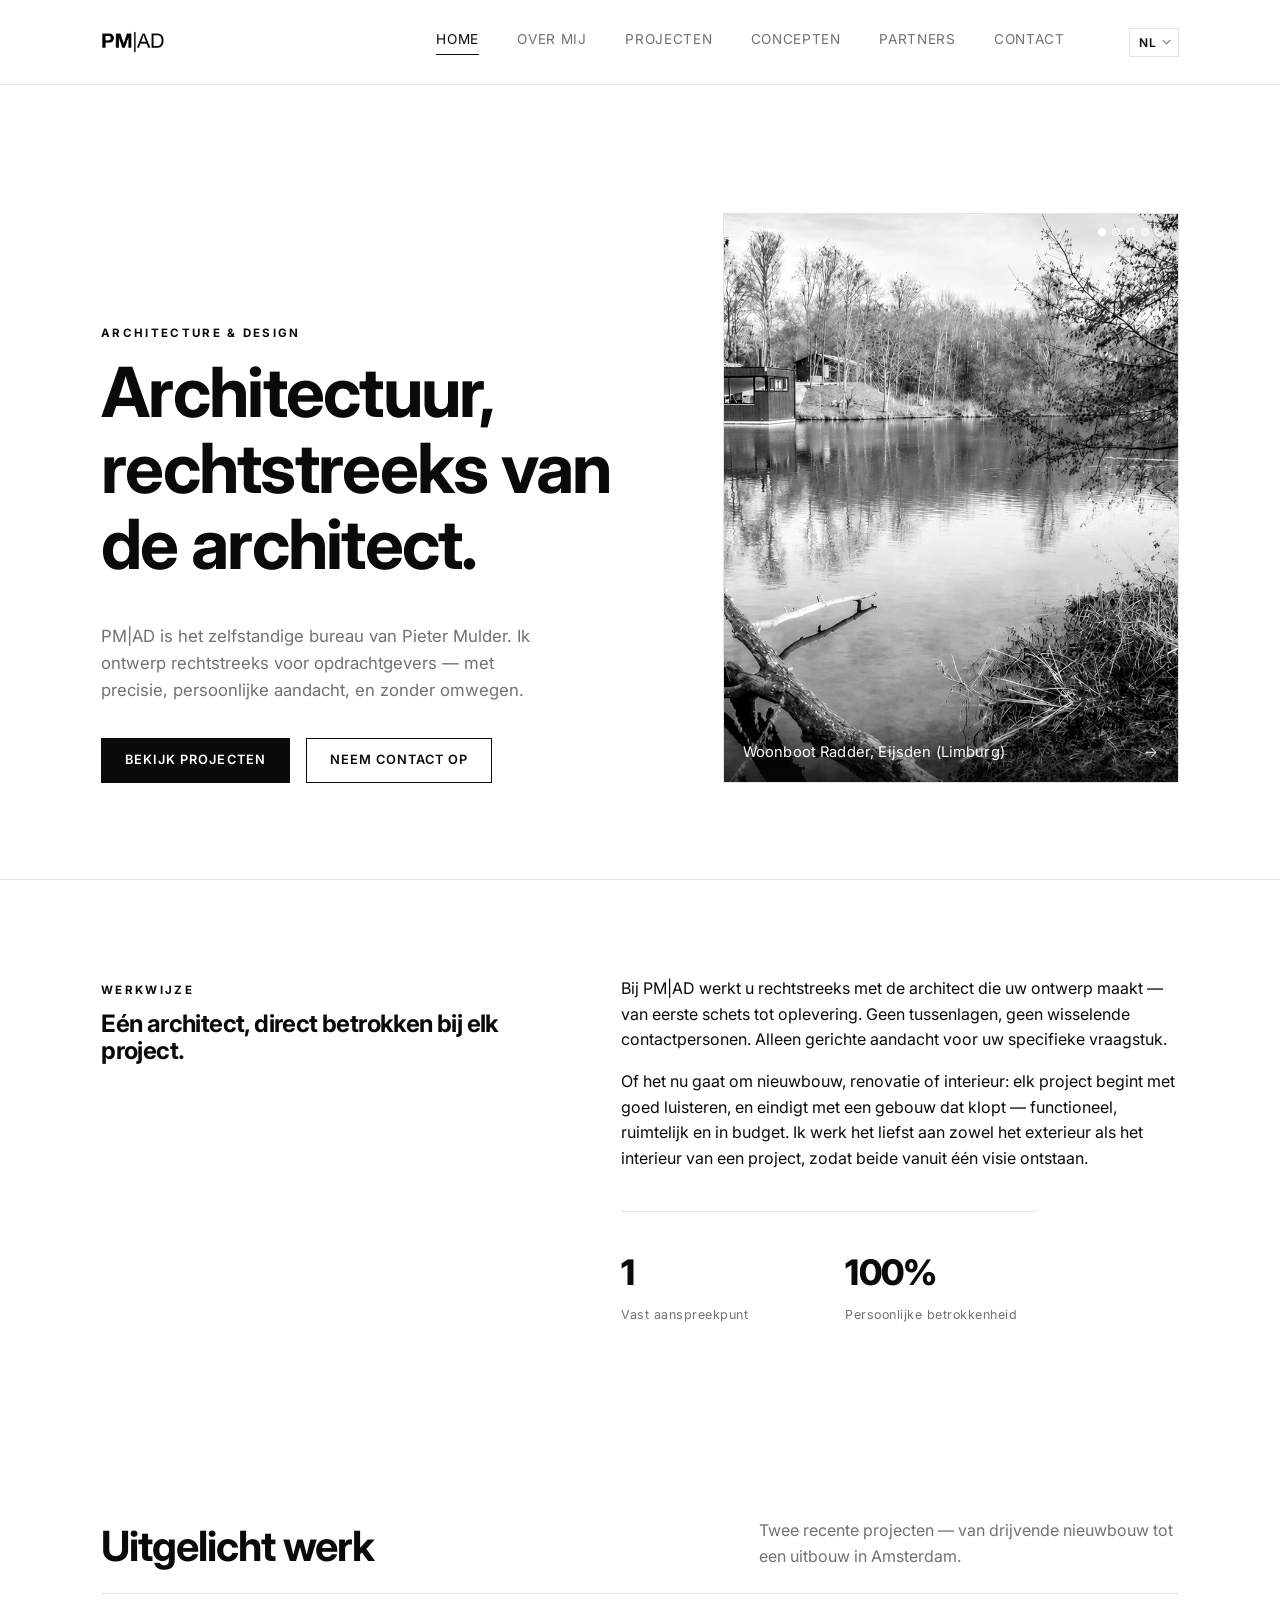
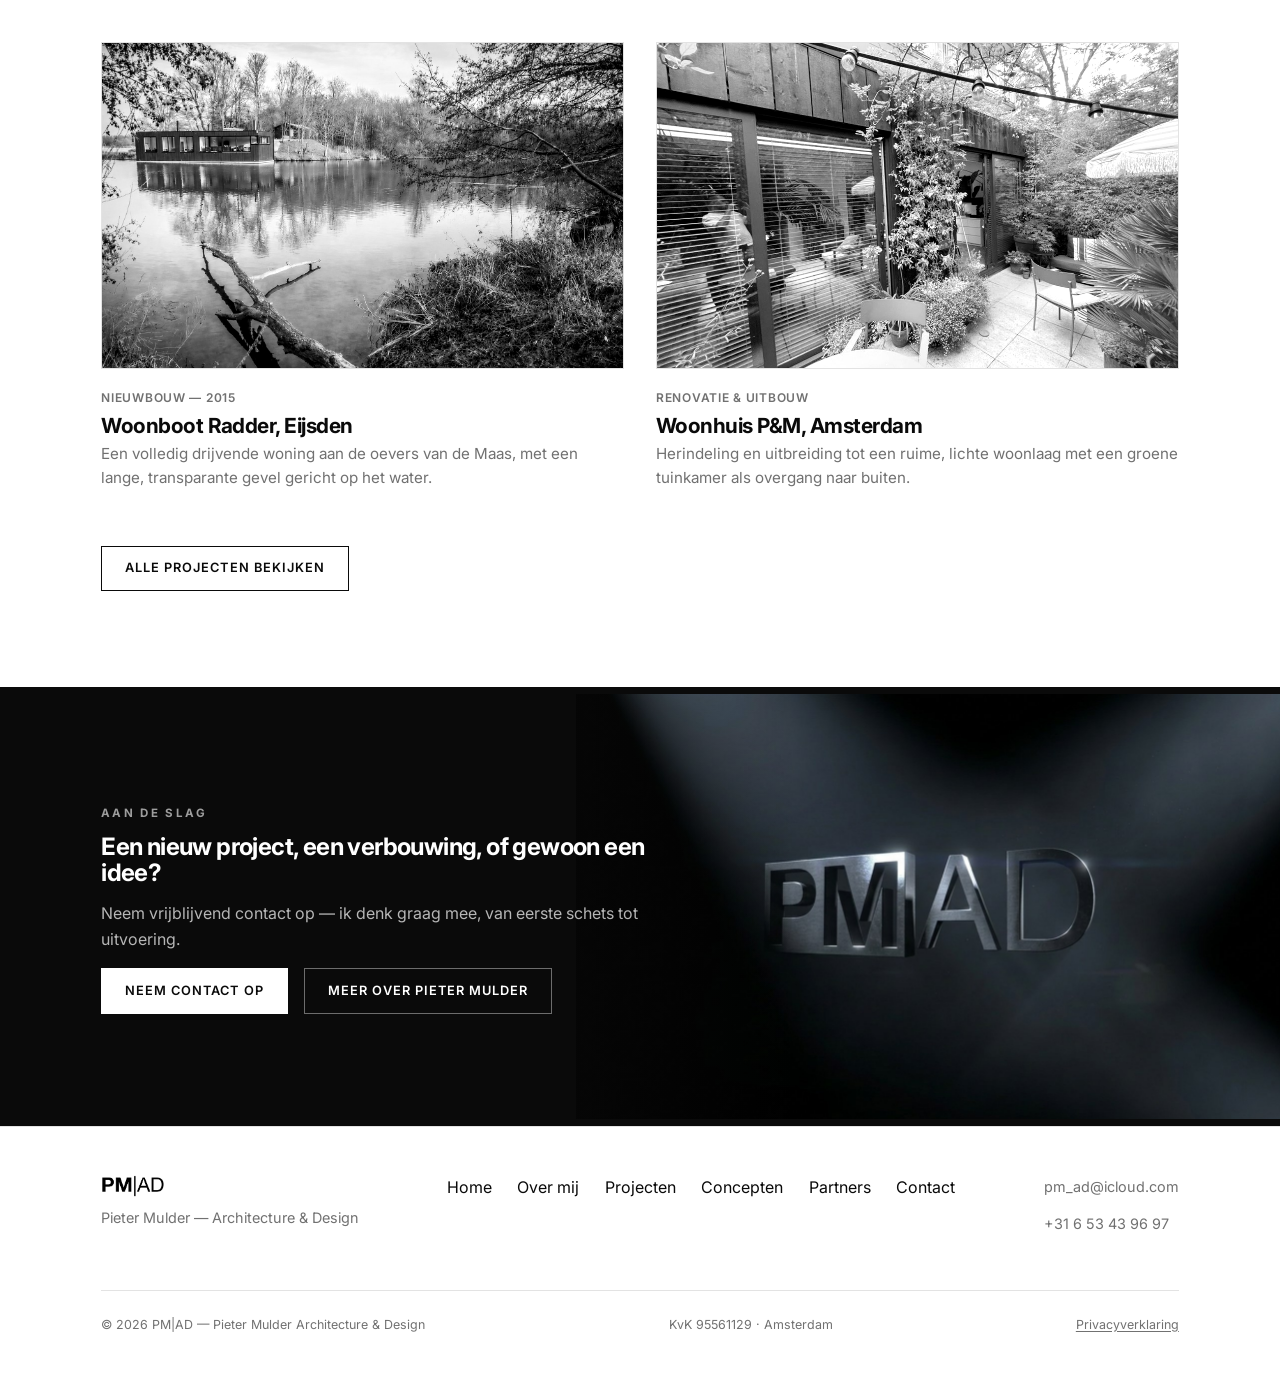
<file: index.html>
<!DOCTYPE html>
<html lang="nl" data-i18n-title="home.meta.title" data-i18n-desc="home.meta.description">
<head>
<meta charset="UTF-8">
<meta name="google-site-verification" content="cKu7_tg5DHbJmBviMmjjIF52OoX_LUffyvInPffayok" />
<script>document.documentElement.classList.add('js');</script>
<meta name="viewport" content="width=device-width, initial-scale=1.0">
<title>PM|AD — Pieter Mulder Architecture &amp; Design</title>
<meta name="description" content="PM|AD is het zelfstandige architectenbureau van Pieter Mulder, gericht op nieuwbouw, renovatie en interieur in Nederland.">
<link rel="canonical" href="https://pmad.nl/">
<meta property="og:type" content="website">
<meta property="og:site_name" content="PM|AD">
<meta property="og:locale" content="nl_NL">
<meta property="og:title" content="PM|AD — Pieter Mulder Architecture &amp; Design">
<meta property="og:description" content="PM|AD is het zelfstandige architectenbureau van Pieter Mulder, gericht op nieuwbouw, renovatie en interieur in Nederland.">
<meta property="og:url" content="https://pmad.nl/">
<meta property="og:image" content="https://pmad.nl/images/og-image.jpg">
<meta property="og:image:width" content="1200">
<meta property="og:image:height" content="630">
<meta name="twitter:card" content="summary_large_image">
<meta name="twitter:title" content="PM|AD — Pieter Mulder Architecture &amp; Design">
<meta name="twitter:description" content="PM|AD is het zelfstandige architectenbureau van Pieter Mulder, gericht op nieuwbouw, renovatie en interieur in Nederland.">
<meta name="twitter:image" content="https://pmad.nl/images/og-image.jpg">
<link rel="icon" type="image/png" href="favicon-32.png">
<link rel="apple-touch-icon" href="apple-touch-icon.png">
<link rel="stylesheet" href="css/style.css">
<!-- Cloudflare Web Analytics -->
<script type='module' src='https://static.cloudflareinsights.com/beacon.min.js' data-cf-beacon='{"token": "836a8a6b4f5c4cd580164457f43cd622"}'></script>
<!-- End Cloudflare Web Analytics -->
</head>
<body>

<header class="site-header">
  <div class="container">
    <a href="index.html" class="logo" aria-label="PM|AD — home"><img src="images/logo-zwart-wit.png" alt="PM|AD — Pieter Mulder Architecture &amp; Design" class="logo-img"></a>
    <nav class="main-nav">
      <a href="index.html" class="active" data-i18n="nav.home">Home</a>
      <a href="over-mij.html" data-i18n="nav.about">Over mij</a>
      <a href="projecten.html" data-i18n="nav.projects">Projecten</a>
      <a href="concepten.html" data-i18n="nav.concepts">Concepten</a>
      <a href="partners.html" data-i18n="nav.partners">Partners</a>
      <a href="contact.html" data-i18n="nav.contact">Contact</a>
      <div class="lang-switch">
        <select class="lang-select" aria-label="Language / Taal">
          <option value="nl">NL</option>
          <option value="en">EN</option>
        </select>
      </div>
    </nav>
    <button class="nav-toggle" aria-label="Menu openen" data-i18n-attr="aria-label:nav.menuLabel"><span></span><span></span><span></span></button>
  </div>
</header>

<main>

  <!-- Hero -->
  <section class="hero">
    <div class="container hero-grid">
      <div class="reveal">
        <span class="eyebrow" data-i18n="home.hero.eyebrow">Architecture &amp; Design</span>
        <h1 data-i18n="home.hero.title">Architectuur, rechtstreeks van de architect.</h1>
        <p class="lede" data-i18n="home.hero.lede">PM|AD is het zelfstandige bureau van Pieter Mulder. Ik ontwerp rechtstreeks voor opdrachtgevers &mdash; met precisie, persoonlijke aandacht, en zonder omwegen.</p>
        <div class="btn-row">
          <a href="projecten.html" class="btn btn-primary" data-i18n="home.hero.btnProjects">Bekijk projecten</a>
          <a href="contact.html" class="btn btn-outline" data-i18n="home.hero.btnContact">Neem contact op</a>
        </div>
      </div>
      <div class="hero-carousel reveal" data-i18n-attr="aria-label:home.hero.carouselLabel" aria-label="Uitgelichte projecten">
        <a class="hero-slide is-active" href="woonboot-radder.html" aria-label="Woonboot Radder, Eijsden (Limburg)">
          <img src="images/eijsden-exterieur.jpg" alt="Woonboot Radder, Eijsden (Limburg)" loading="eager">
          <span class="slide-caption">
            <span data-i18n="projects.radder.title">Woonboot Radder, Eijsden (Limburg)</span>
            <span class="arrow" aria-hidden="true">&rarr;</span>
          </span>
        </a>
        <a class="hero-slide" href="woonhuis-pm.html" aria-label="Woonhuis P&amp;M, Amsterdam" tabindex="-1" aria-hidden="true">
          <img src="images/amsterdam-tuinkamer.jpg" alt="Woonhuis P&amp;M, Amsterdam" loading="lazy">
          <span class="slide-caption">
            <span data-i18n="projects.pm.title">Woonhuis P&amp;M, Amsterdam</span>
            <span class="arrow" aria-hidden="true">&rarr;</span>
          </span>
        </a>
        <a class="hero-slide" href="villa-julianaweg.html" aria-label="Villa Julianaweg, Oosterbeek" tabindex="-1" aria-hidden="true">
          <img src="images/julianaweg-bestaand.jpg" alt="Villa Julianaweg, Oosterbeek" loading="lazy">
          <span class="slide-caption">
            <span data-i18n="projects.julianaweg.title">Villa Julianaweg, Oosterbeek</span>
            <span class="arrow" aria-hidden="true">&rarr;</span>
          </span>
        </a>
        <a class="hero-slide" href="utrechtseweg-178.html" aria-label="Utrechtseweg 178, Oosterbeek" tabindex="-1" aria-hidden="true">
          <img src="images/utrechtseweg-bestaand.jpg" alt="Utrechtseweg 178, Oosterbeek" loading="lazy">
          <span class="slide-caption">
            <span data-i18n="projects.utrechtseweg.title">Utrechtseweg 178, Oosterbeek</span>
            <span class="arrow" aria-hidden="true">&rarr;</span>
          </span>
        </a>
        <a class="hero-slide" href="beukenlaan-01-oosterbeek.html" aria-label="Beukenlaan 01, Oosterbeek" tabindex="-1" aria-hidden="true">
          <img src="images/beukenlaan-bestaand.jpg" alt="Beukenlaan 01, Oosterbeek" loading="lazy">
          <span class="slide-caption">
            <span data-i18n="projects.beukenlaan.title">Beukenlaan 01, Oosterbeek</span>
            <span class="arrow" aria-hidden="true">&rarr;</span>
          </span>
        </a>
        <div class="hero-dots" role="tablist" data-i18n-attr="aria-label:home.hero.dotsLabel" aria-label="Ga naar project">
          <button type="button" class="is-active" aria-label="1"></button>
          <button type="button" aria-label="2"></button>
          <button type="button" aria-label="3"></button>
          <button type="button" aria-label="4"></button>
          <button type="button" aria-label="5"></button>
        </div>
      </div>
    </div>
  </section>

  <!-- Intro / stats -->
  <section>
    <div class="container intro-split">
      <div class="reveal">
        <span class="eyebrow" data-i18n="home.intro.eyebrow">Werkwijze</span>
        <h2 data-i18n="home.intro.title">Eén architect, direct betrokken bij elk project.</h2>
      </div>
      <div class="reveal">
        <p data-i18n="home.intro.p1">Bij PM|AD werkt u rechtstreeks met de architect die uw ontwerp maakt &mdash; van eerste schets tot oplevering. Geen tussenlagen, geen wisselende contactpersonen. Alleen gerichte aandacht voor uw specifieke vraagstuk.</p>
        <p data-i18n="home.intro.p2">Of het nu gaat om nieuwbouw, renovatie of interieur: elk project begint met goed luisteren, en eindigt met een gebouw dat klopt &mdash; functioneel, ruimtelijk en in budget. Ik werk het liefst aan zowel het exterieur als het interieur van een project, zodat beide vanuit &eacute;&eacute;n visie ontstaan.</p>
        <div class="stat-row stat-row-2">
          <div class="stat">
            <b>1</b>
            <span data-i18n="home.stats.contactPoint">Vast aanspreekpunt</span>
          </div>
          <div class="stat">
            <b>100%</b>
            <span data-i18n="home.stats.involvement">Persoonlijke betrokkenheid</span>
          </div>
        </div>
      </div>
    </div>
  </section>

  <!-- Featured projects -->
  <section>
    <div class="container">
      <div class="section-head reveal">
        <h2 data-i18n="home.featured.title">Uitgelicht werk</h2>
        <p class="lede" data-i18n="home.featured.lede">Twee recente projecten &mdash; van drijvende nieuwbouw tot een uitbouw in Amsterdam.</p>
      </div>
      <div class="project-grid wide reveal">
        <article class="project-card">
          <a class="project-photo" href="woonboot-radder.html" aria-label="Woonboot Radder — bekijk alle beelden">
            <img src="images/eijsden-exterieur.jpg" alt="Woonboot Radder — aanzicht vanaf het water, Eijsden" data-i18n-attr="alt:home.featured.radder.alt" loading="lazy">
            <span class="photo-hint" data-i18n="common.viewAllImages">Bekijk alle beelden</span>
          </a>
          <span class="meta" data-i18n="home.featured.radder.meta">Nieuwbouw — 2015</span>
          <h3 data-i18n="home.featured.radder.title">Woonboot Radder, Eijsden</h3>
          <p data-i18n="home.featured.radder.desc">Een volledig drijvende woning aan de oevers van de Maas, met een lange, transparante gevel gericht op het water.</p>
        </article>
        <article class="project-card">
          <a class="project-photo" href="woonhuis-pm.html" aria-label="Woonhuis P&amp;M — bekijk alle beelden">
            <img src="images/amsterdam-tuinkamer.jpg" alt="Woonhuis P&amp;M — tuinkamer, Amsterdam" data-i18n-attr="alt:home.featured.pm.alt" loading="lazy">
            <span class="photo-hint" data-i18n="common.viewAllImages">Bekijk alle beelden</span>
          </a>
          <span class="meta" data-i18n="home.featured.pm.meta">Renovatie &amp; uitbouw</span>
          <h3 data-i18n="home.featured.pm.title">Woonhuis P&amp;M, Amsterdam</h3>
          <p data-i18n="home.featured.pm.desc">Herindeling en uitbreiding tot een ruime, lichte woonlaag met een groene tuinkamer als overgang naar buiten.</p>
        </article>
      </div>
      <div class="btn-row" style="margin-top:2.5rem;">
        <a href="projecten.html" class="btn btn-outline" data-i18n="home.featured.viewAll">Alle projecten bekijken</a>
      </div>
    </div>
  </section>

  <!-- CTA -->
  <section class="cta-band">
    <div class="container">
      <span class="eyebrow" data-i18n="home.cta.eyebrow">Aan de slag</span>
      <h2 data-i18n="home.cta.title">Een nieuw project, een verbouwing, of gewoon een idee?</h2>
      <p data-i18n="home.cta.text">Neem vrijblijvend contact op &mdash; ik denk graag mee, van eerste schets tot uitvoering.</p>
      <div class="btn-row">
        <a href="contact.html" class="btn btn-primary" data-i18n="home.cta.btnContact">Neem contact op</a>
        <a href="over-mij.html" class="btn btn-outline" data-i18n="home.cta.btnAbout">Meer over Pieter Mulder</a>
      </div>
    </div>
  </section>

</main>

<footer class="site-footer">
  <div class="container">
    <div class="footer-grid">
      <div class="footer-col">
        <a href="index.html" class="logo"><img src="images/logo-zwart-wit.png" alt="PM|AD — Pieter Mulder Architecture &amp; Design" class="logo-img"></a>
        <p data-i18n="footer.tagline">Pieter Mulder — Architecture &amp; Design</p>
      </div>
      <nav class="footer-nav">
        <a href="index.html" data-i18n="nav.home">Home</a>
        <a href="over-mij.html" data-i18n="nav.about">Over mij</a>
        <a href="projecten.html" data-i18n="nav.projects">Projecten</a>
        <a href="concepten.html" data-i18n="nav.concepts">Concepten</a>
        <a href="partners.html" data-i18n="nav.partners">Partners</a>
        <a href="contact.html" data-i18n="nav.contact">Contact</a>
      </nav>
      <div class="footer-col">
        <p><a href="mailto:pm_ad@icloud.com">pm_ad@icloud.com</a></p>
        <p><a href="tel:+31653439697">+31 6 53 43 96 97</a></p>
      </div>
    </div>
    <div class="footer-bottom">
      <span>&copy; <span data-year></span> <span data-i18n="footer.copyrightName">PM|AD — Pieter Mulder Architecture &amp; Design</span></span>
      <span>KvK 95561129 · Amsterdam</span>
      <a href="privacy.html" data-i18n="footer.privacyLink">Privacyverklaring</a>
    </div>
  </div>
</footer>

<script src="js/i18n.js"></script>
<script src="js/main.js"></script>
</body>
</html>
</file>
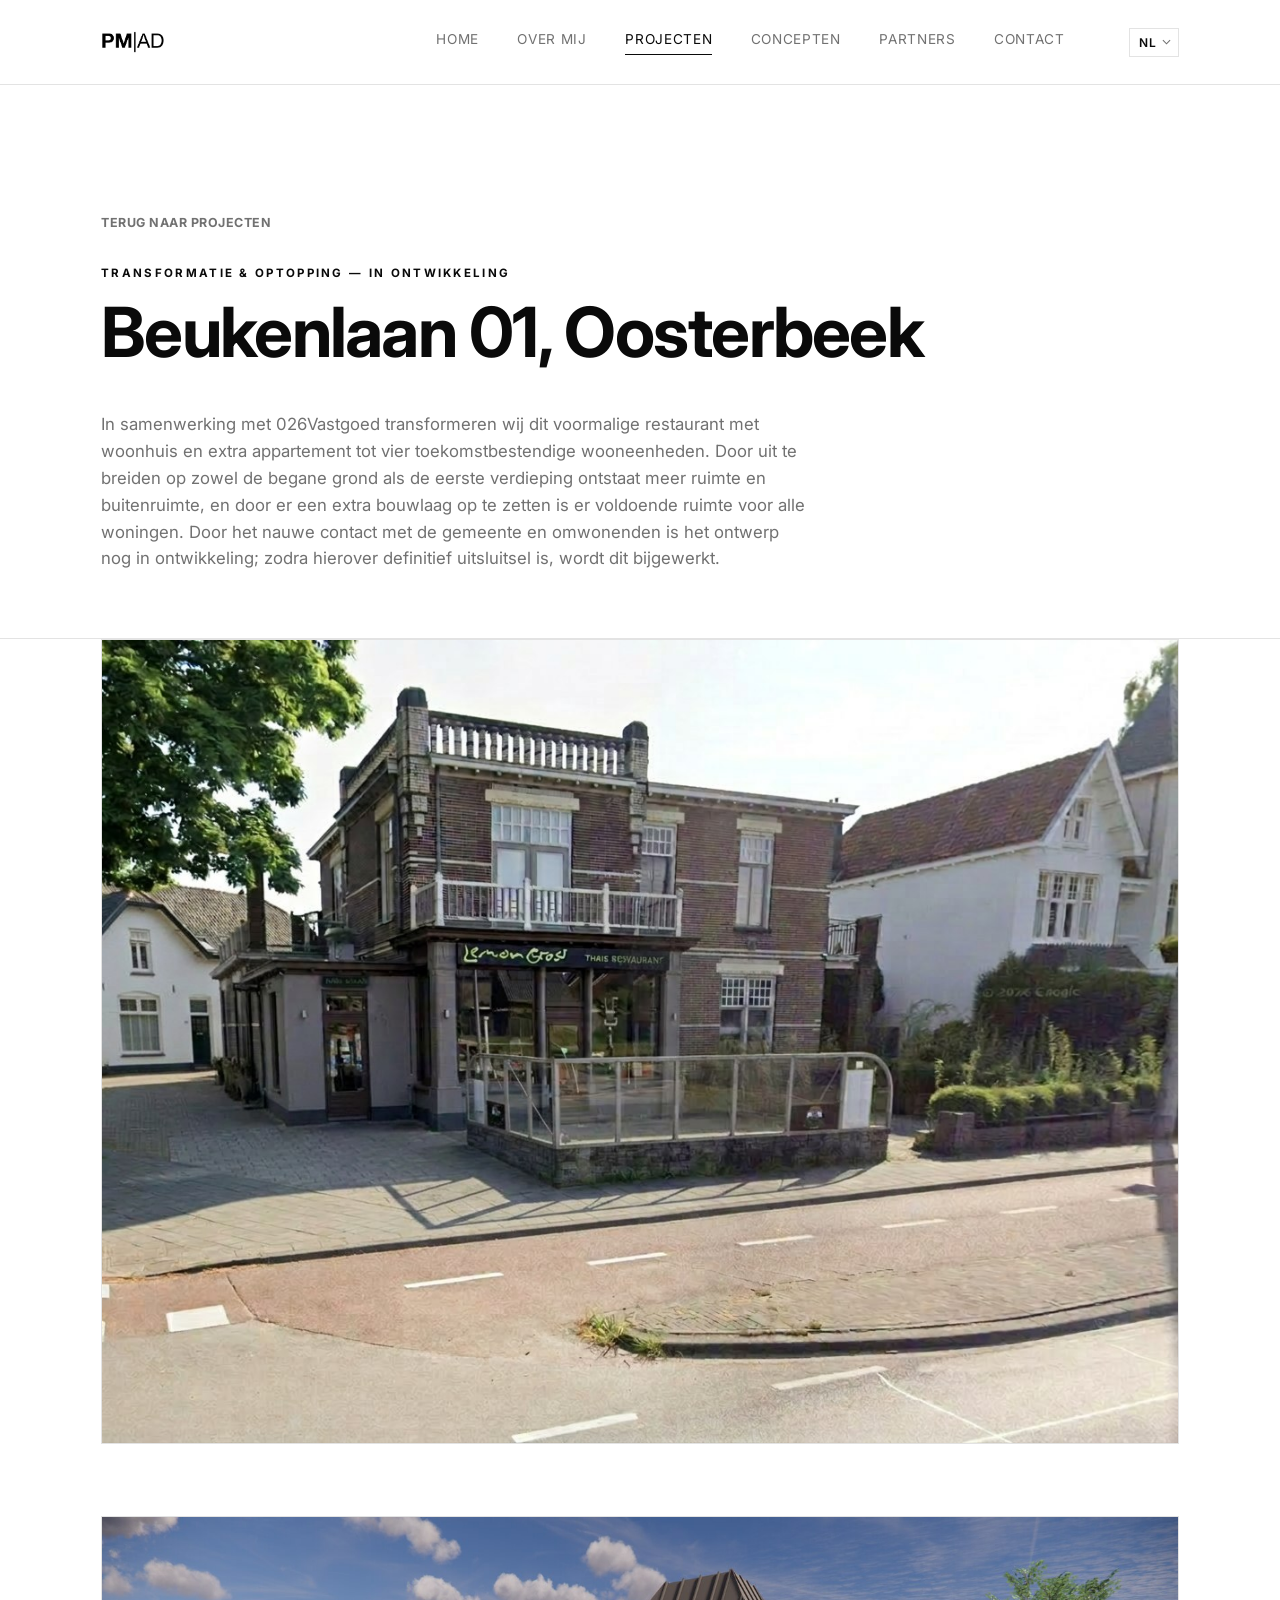
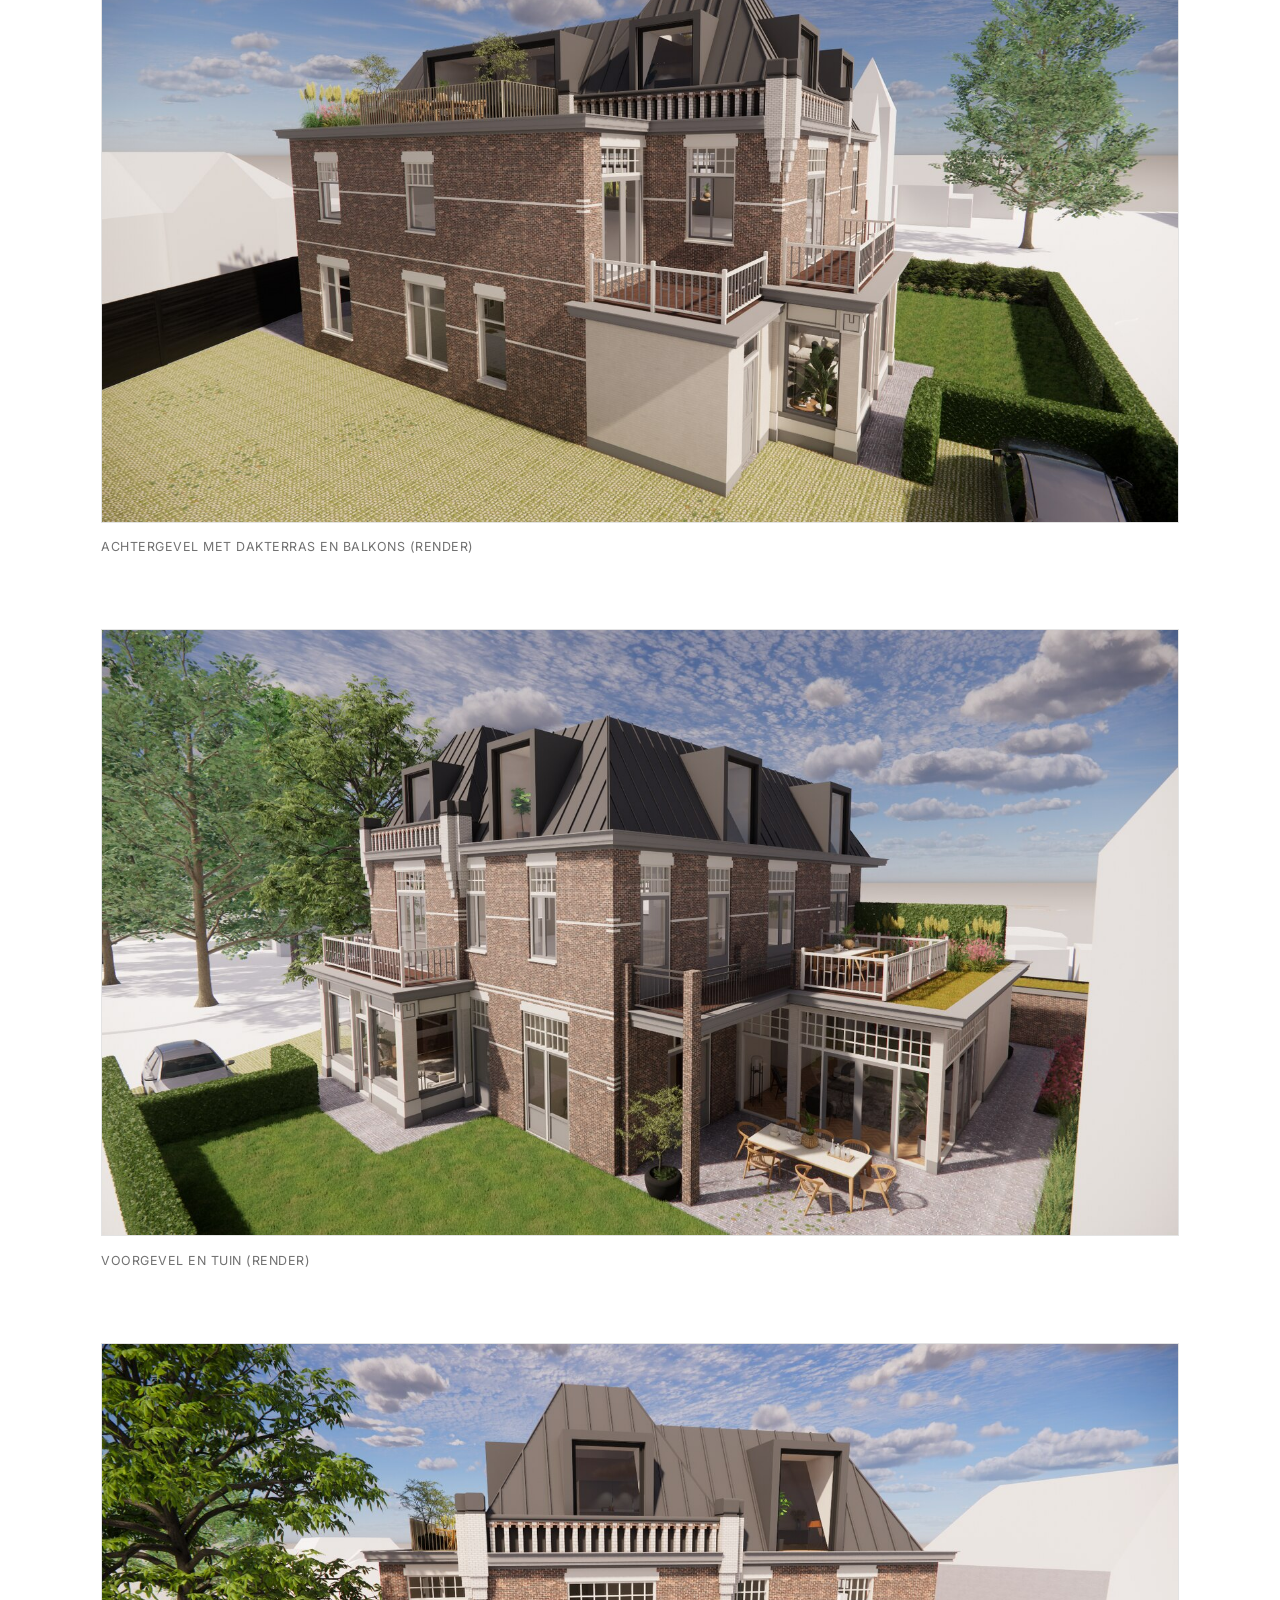
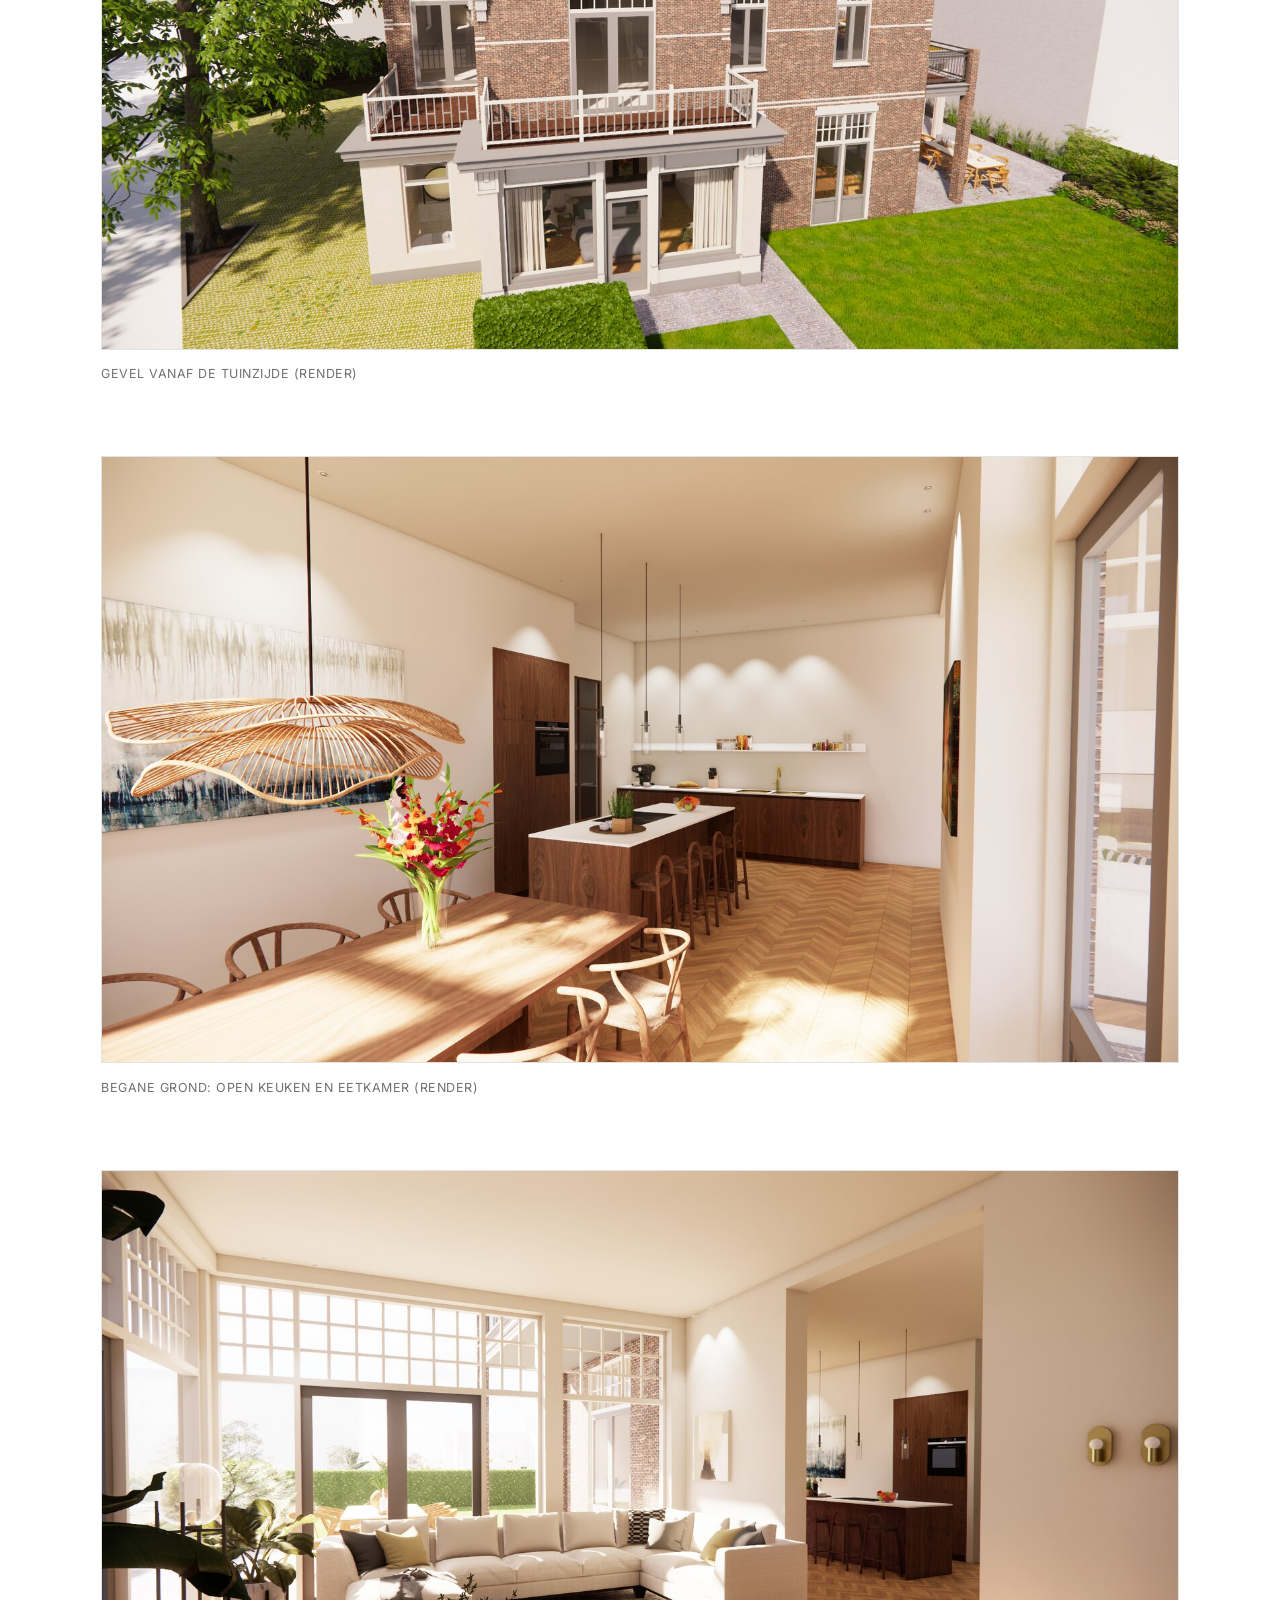
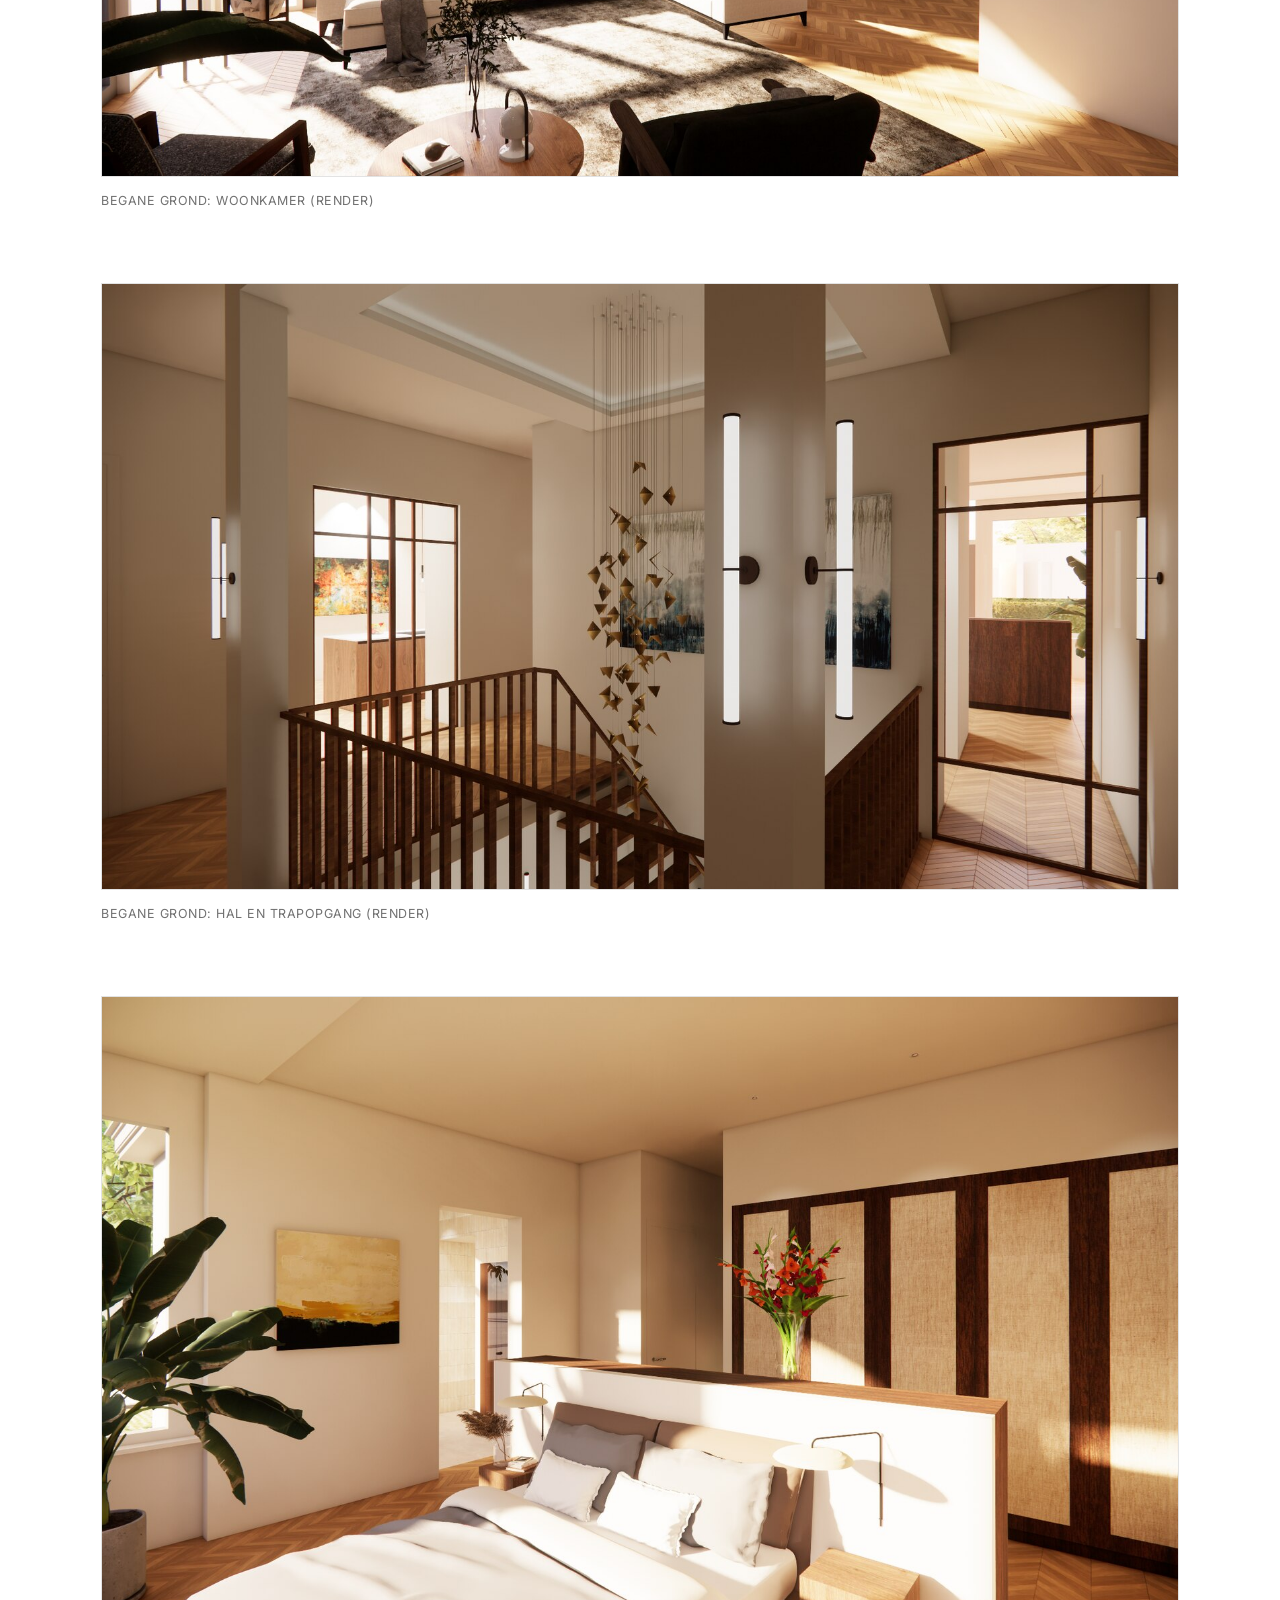
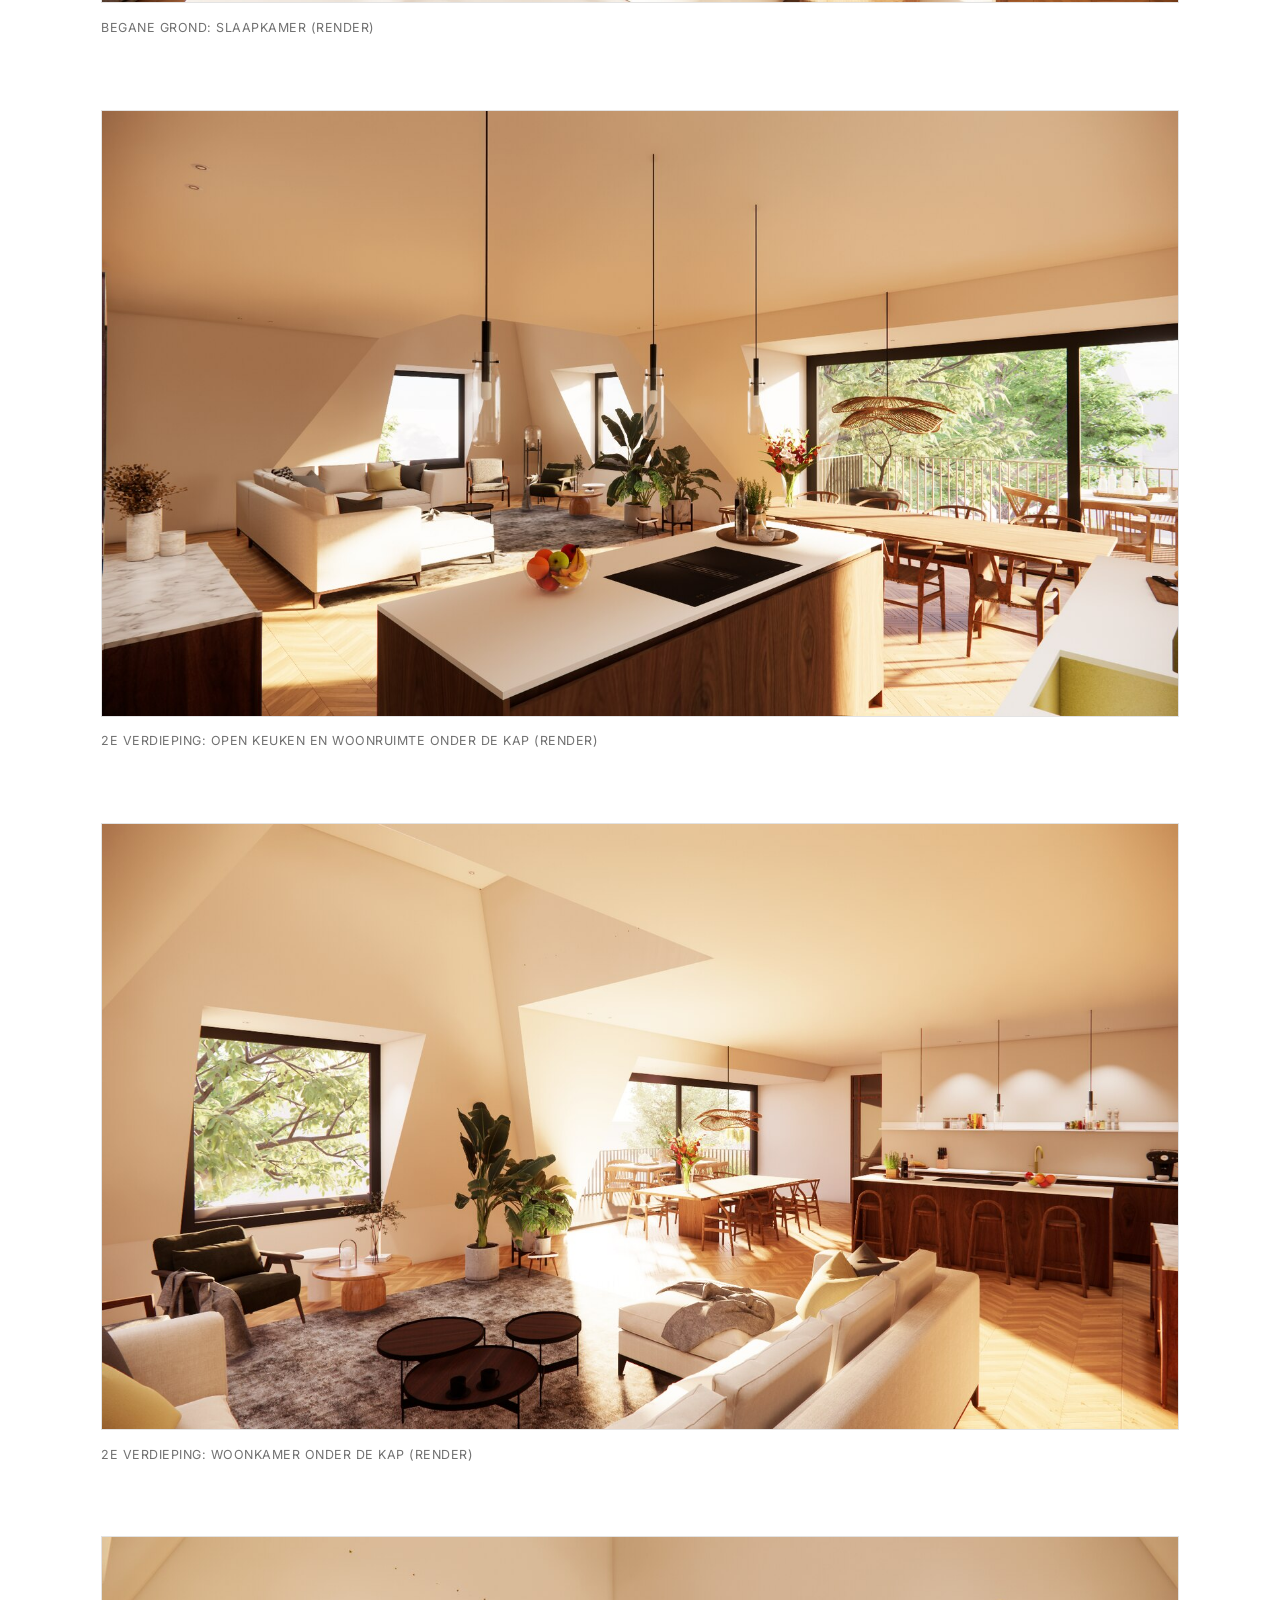
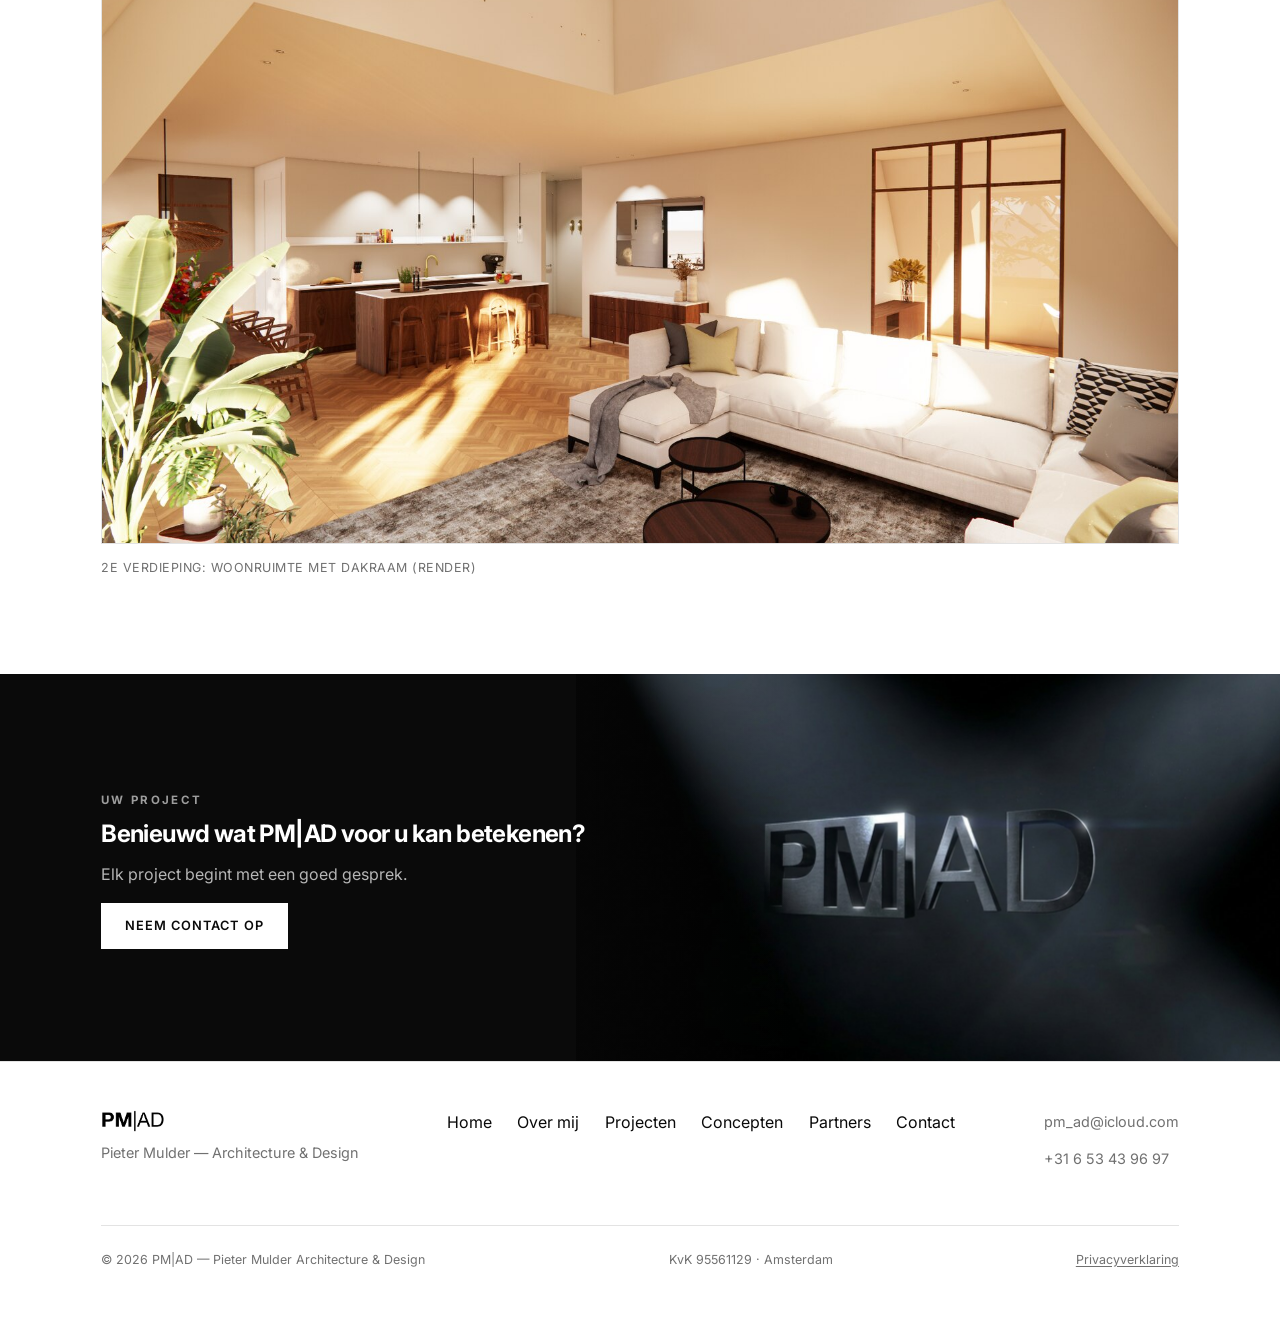
<file: beukenlaan-01-oosterbeek.html>
<!DOCTYPE html>
<html lang="nl" data-i18n-title="projects.beukenlaan.metaTitle" data-i18n-desc="projects.beukenlaan.metaDescription">
<head>
<meta charset="UTF-8">
<script>document.documentElement.classList.add('js');</script>
<meta name="viewport" content="width=device-width, initial-scale=1.0">
<title>Beukenlaan 01, Oosterbeek — PM|AD</title>
<meta name="description" content="Alle beelden van Beukenlaan 01: transformatie van een voormalig restaurant en woonhuis in Oosterbeek tot vier toekomstbestendige wooneenheden, in samenwerking met 026Vastgoed.">
<link rel="canonical" href="https://pmad.nl/beukenlaan-01-oosterbeek.html">
<meta property="og:type" content="article">
<meta property="og:site_name" content="PM|AD">
<meta property="og:locale" content="nl_NL">
<meta property="og:title" content="Beukenlaan 01, Oosterbeek — PM|AD">
<meta property="og:description" content="Alle beelden van Beukenlaan 01: transformatie van een voormalig restaurant en woonhuis in Oosterbeek tot vier toekomstbestendige wooneenheden, in samenwerking met 026Vastgoed.">
<meta property="og:url" content="https://pmad.nl/beukenlaan-01-oosterbeek.html">
<meta property="og:image" content="https://pmad.nl/images/og-image.jpg">
<meta property="og:image:width" content="1200">
<meta property="og:image:height" content="630">
<meta name="twitter:card" content="summary_large_image">
<meta name="twitter:title" content="Beukenlaan 01, Oosterbeek — PM|AD">
<meta name="twitter:description" content="Alle beelden van Beukenlaan 01: transformatie van een voormalig restaurant en woonhuis in Oosterbeek tot vier toekomstbestendige wooneenheden, in samenwerking met 026Vastgoed.">
<meta name="twitter:image" content="https://pmad.nl/images/og-image.jpg">
<link rel="icon" type="image/png" href="favicon-32.png">
<link rel="apple-touch-icon" href="apple-touch-icon.png">
<link rel="stylesheet" href="css/style.css">
<!-- Cloudflare Web Analytics -->
<script type='module' src='https://static.cloudflareinsights.com/beacon.min.js' data-cf-beacon='{"token": "836a8a6b4f5c4cd580164457f43cd622"}'></script>
<!-- End Cloudflare Web Analytics -->
</head>
<body>

<header class="site-header">
  <div class="container">
    <a href="index.html" class="logo" aria-label="PM|AD — home"><img src="images/logo-zwart-wit.png" alt="PM|AD — Pieter Mulder Architecture &amp; Design" class="logo-img"></a>
    <nav class="main-nav">
      <a href="index.html" data-i18n="nav.home">Home</a>
      <a href="over-mij.html" data-i18n="nav.about">Over mij</a>
      <a href="projecten.html" class="active" data-i18n="nav.projects">Projecten</a>
      <a href="concepten.html" data-i18n="nav.concepts">Concepten</a>
      <a href="partners.html" data-i18n="nav.partners">Partners</a>
      <a href="contact.html" data-i18n="nav.contact">Contact</a>
      <div class="lang-switch">
        <select class="lang-select" aria-label="Language / Taal">
          <option value="nl">NL</option>
          <option value="en">EN</option>
        </select>
      </div>
    </nav>
    <button class="nav-toggle" aria-label="Menu openen" data-i18n-attr="aria-label:nav.menuLabel"><span></span><span></span><span></span></button>
  </div>
</header>

<main>

  <section class="hero" style="padding-bottom: 2rem;">
    <div class="container">
      <a class="back-link reveal" href="projecten.html" data-i18n="common.backToProjects">&larr;&nbsp;Terug naar projecten</a>
      <span class="eyebrow reveal" data-i18n="projects.beukenlaan.meta">Transformatie &amp; optopping — in ontwikkeling</span>
      <h1 class="reveal" style="max-width:24ch;" data-i18n="projects.beukenlaan.title">Beukenlaan 01, Oosterbeek</h1>
      <p class="lede reveal" style="max-width:64ch;" data-i18n="projects.beukenlaan.desc">In samenwerking met 026Vastgoed transformeren wij dit voormalige restaurant met woonhuis en extra appartement tot vier toekomstbestendige wooneenheden. Door uit te breiden op zowel de begane grond als de eerste verdieping ontstaat meer ruimte en buitenruimte, en door er een extra bouwlaag op te zetten is er voldoende ruimte voor alle woningen. Door het nauwe contact met de gemeente en omwonenden is het ontwerp nog in ontwikkeling; zodra hierover definitief uitsluitsel is, wordt dit bijgewerkt.</p>
    </div>
  </section>

  <section style="padding-top:0;">
    <div class="container">
      <div class="image-stack">
        <figure class="reveal">
          <img src="images/beukenlaan-bestaand.jpg" alt="Beukenlaan 01 — bestaande situatie, Oosterbeek" loading="lazy">
        </figure>
        <figure class="reveal">
          <img src="images/beukenlaan-gevel-achter.jpg" alt="Beukenlaan 01 — achtergevel met dakterras en balkons (render)" loading="lazy">
          <figcaption data-i18n="projects.beukenlaan.d1">Achtergevel met dakterras en balkons (render)</figcaption>
        </figure>
        <figure class="reveal">
          <img src="images/beukenlaan-gevel-voor.jpg" alt="Beukenlaan 01 — voorgevel en tuin (render)" loading="lazy">
          <figcaption data-i18n="projects.beukenlaan.d2">Voorgevel en tuin (render)</figcaption>
        </figure>
        <figure class="reveal">
          <img src="images/beukenlaan-gevel-tuin.jpg" alt="Beukenlaan 01 — gevel vanaf de tuinzijde (render)" loading="lazy">
          <figcaption data-i18n="projects.beukenlaan.d3">Gevel vanaf de tuinzijde (render)</figcaption>
        </figure>
        <figure class="reveal">
          <img src="images/beukenlaan-bg-keuken.jpg" alt="Beukenlaan 01 — begane grond: open keuken en eetkamer (render)" loading="lazy">
          <figcaption data-i18n="projects.beukenlaan.d4">Begane grond: open keuken en eetkamer (render)</figcaption>
        </figure>
        <figure class="reveal">
          <img src="images/beukenlaan-bg-woonkamer.jpg" alt="Beukenlaan 01 — begane grond: woonkamer (render)" loading="lazy">
          <figcaption data-i18n="projects.beukenlaan.d5">Begane grond: woonkamer (render)</figcaption>
        </figure>
        <figure class="reveal">
          <img src="images/beukenlaan-bg-hal.jpg" alt="Beukenlaan 01 — begane grond: hal en trapopgang (render)" loading="lazy">
          <figcaption data-i18n="projects.beukenlaan.d6">Begane grond: hal en trapopgang (render)</figcaption>
        </figure>
        <figure class="reveal">
          <img src="images/beukenlaan-2e-slaapkamer.jpg" alt="Beukenlaan 01 — begane grond: slaapkamer (render)" loading="lazy">
          <figcaption data-i18n="projects.beukenlaan.d7">Begane grond: slaapkamer (render)</figcaption>
        </figure>
        <figure class="reveal">
          <img src="images/beukenlaan-2e-woonruimte.jpg" alt="Beukenlaan 01 — 2e verdieping: open keuken en woonruimte onder de kap (render)" loading="lazy">
          <figcaption data-i18n="projects.beukenlaan.d8">2e verdieping: open keuken en woonruimte onder de kap (render)</figcaption>
        </figure>
        <figure class="reveal">
          <img src="images/beukenlaan-2e-woonkamer-kap.jpg" alt="Beukenlaan 01 — 2e verdieping: woonkamer onder de kap (render)" loading="lazy">
          <figcaption data-i18n="projects.beukenlaan.d9">2e verdieping: woonkamer onder de kap (render)</figcaption>
        </figure>
        <figure class="reveal">
          <img src="images/beukenlaan-2e-dakraam.jpg" alt="Beukenlaan 01 — 2e verdieping: woonruimte met dakraam (render)" loading="lazy">
          <figcaption data-i18n="projects.beukenlaan.d10">2e verdieping: woonruimte met dakraam (render)</figcaption>
        </figure>
      </div>
    </div>
  </section>

  <section class="cta-band">
    <div class="container">
      <span class="eyebrow" data-i18n="projects.cta.eyebrow">Uw project</span>
      <h2 data-i18n="projects.cta.title">Benieuwd wat PM|AD voor u kan betekenen?</h2>
      <p data-i18n="projects.cta.text">Elk project begint met een goed gesprek.</p>
      <div class="btn-row">
        <a href="contact.html" class="btn btn-primary" data-i18n="projects.cta.btnContact">Neem contact op</a>
      </div>
    </div>
  </section>

</main>

<footer class="site-footer">
  <div class="container">
    <div class="footer-grid">
      <div class="footer-col">
        <a href="index.html" class="logo"><img src="images/logo-zwart-wit.png" alt="PM|AD — Pieter Mulder Architecture &amp; Design" class="logo-img"></a>
        <p data-i18n="footer.tagline">Pieter Mulder — Architecture &amp; Design</p>
      </div>
      <nav class="footer-nav">
        <a href="index.html" data-i18n="nav.home">Home</a>
        <a href="over-mij.html" data-i18n="nav.about">Over mij</a>
        <a href="projecten.html" data-i18n="nav.projects">Projecten</a>
        <a href="concepten.html" data-i18n="nav.concepts">Concepten</a>
        <a href="partners.html" data-i18n="nav.partners">Partners</a>
        <a href="contact.html" data-i18n="nav.contact">Contact</a>
      </nav>
      <div class="footer-col">
        <p><a href="mailto:pm_ad@icloud.com">pm_ad@icloud.com</a></p>
        <p><a href="tel:+31653439697">+31 6 53 43 96 97</a></p>
      </div>
    </div>
    <div class="footer-bottom">
      <span>&copy; <span data-year></span> <span data-i18n="footer.copyrightName">PM|AD — Pieter Mulder Architecture &amp; Design</span></span>
      <span>KvK 95561129 · Amsterdam</span>
      <a href="privacy.html" data-i18n="footer.privacyLink">Privacyverklaring</a>
    </div>
  </div>
</footer>

<script src="js/i18n.js"></script>
<script src="js/main.js"></script>
</body>
</html>
</file>
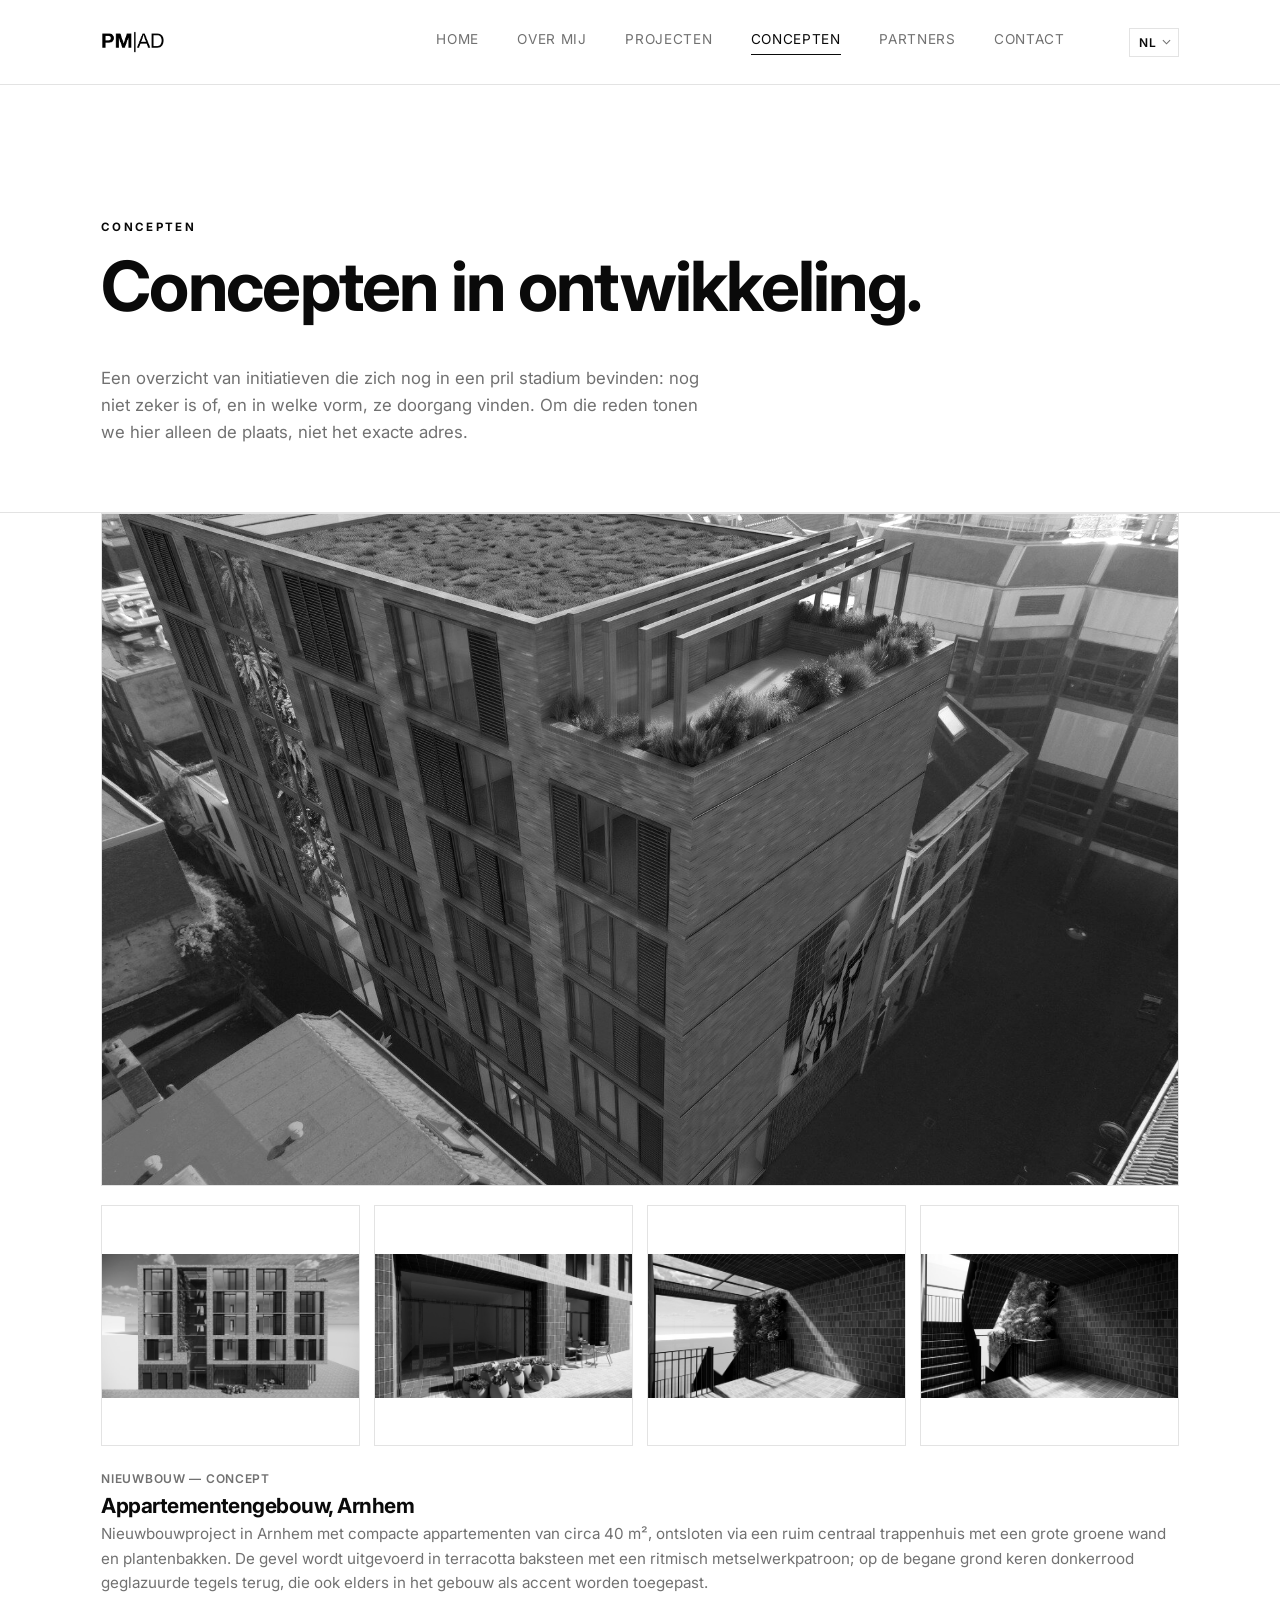
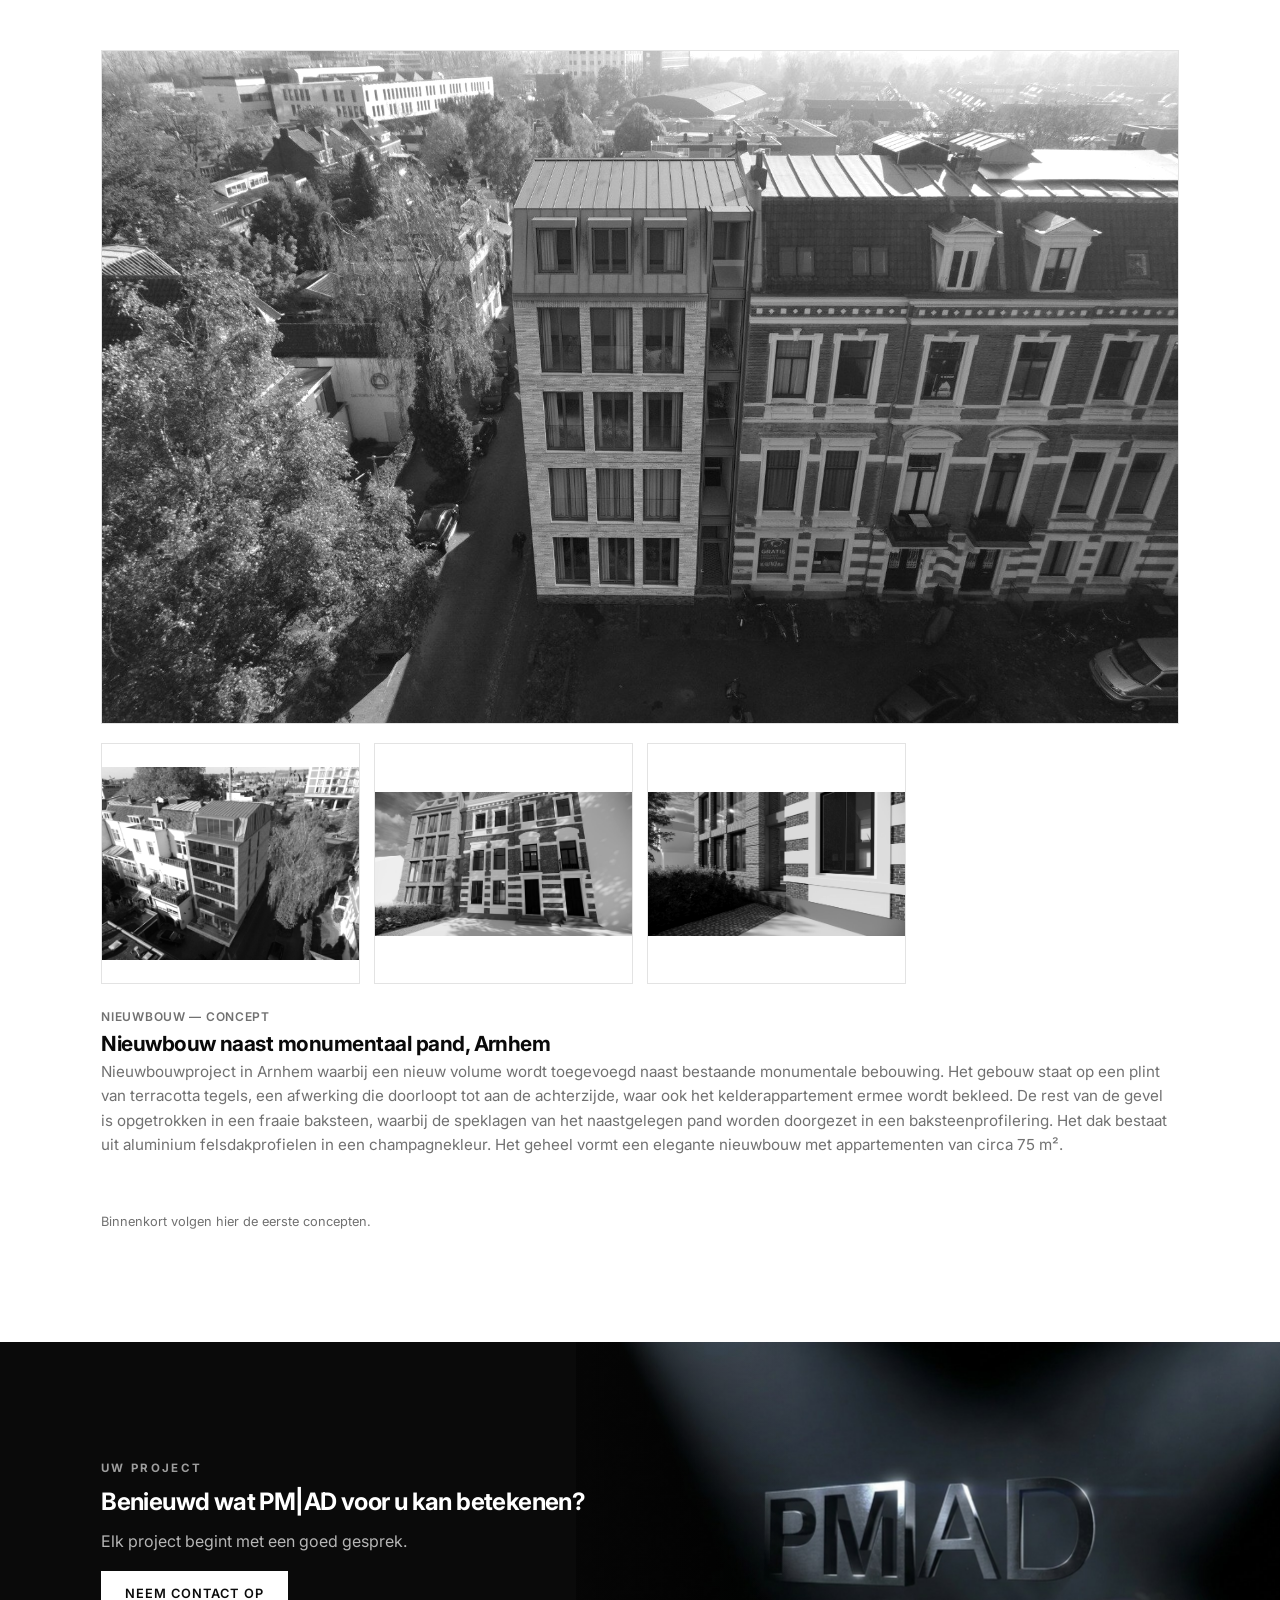
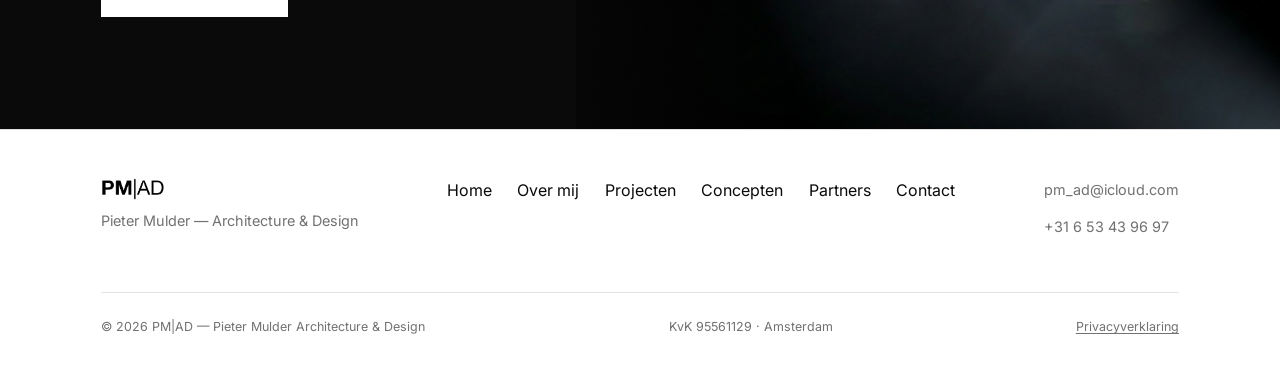
<file: concepten.html>
<!DOCTYPE html>
<html lang="nl" data-i18n-title="concepts.meta.title" data-i18n-desc="concepts.meta.description">
<head>
<meta charset="UTF-8">
<script>document.documentElement.classList.add('js');</script>
<meta name="viewport" content="width=device-width, initial-scale=1.0">
<title>Concepten — PM|AD</title>
<meta name="description" content="Projecten van PM|AD — Pieter Mulder die zich nog in een pril stadium bevinden; nog niet zeker of definitief vastgesteld.">
<link rel="canonical" href="https://pmad.nl/concepten.html">
<meta property="og:type" content="website">
<meta property="og:site_name" content="PM|AD">
<meta property="og:locale" content="nl_NL">
<meta property="og:title" content="Concepten — PM|AD">
<meta property="og:description" content="Projecten van PM|AD — Pieter Mulder die zich nog in een pril stadium bevinden; nog niet zeker of definitief vastgesteld.">
<meta property="og:url" content="https://pmad.nl/concepten.html">
<meta property="og:image" content="https://pmad.nl/images/og-image.jpg">
<meta property="og:image:width" content="1200">
<meta property="og:image:height" content="630">
<meta name="twitter:card" content="summary_large_image">
<meta name="twitter:title" content="Concepten — PM|AD">
<meta name="twitter:description" content="Projecten van PM|AD — Pieter Mulder die zich nog in een pril stadium bevinden; nog niet zeker of definitief vastgesteld.">
<meta name="twitter:image" content="https://pmad.nl/images/og-image.jpg">
<link rel="icon" type="image/png" href="favicon-32.png">
<link rel="apple-touch-icon" href="apple-touch-icon.png">
<link rel="stylesheet" href="css/style.css">
<!-- Cloudflare Web Analytics -->
<script type='module' src='https://static.cloudflareinsights.com/beacon.min.js' data-cf-beacon='{"token": "836a8a6b4f5c4cd580164457f43cd622"}'></script>
<!-- End Cloudflare Web Analytics -->
</head>
<body>

<header class="site-header">
  <div class="container">
    <a href="index.html" class="logo" aria-label="PM|AD — home"><img src="images/logo-zwart-wit.png" alt="PM|AD — Pieter Mulder Architecture &amp; Design" class="logo-img"></a>
    <nav class="main-nav">
      <a href="index.html" data-i18n="nav.home">Home</a>
      <a href="over-mij.html" data-i18n="nav.about">Over mij</a>
      <a href="projecten.html" data-i18n="nav.projects">Projecten</a>
      <a href="concepten.html" class="active" data-i18n="nav.concepts">Concepten</a>
      <a href="partners.html" data-i18n="nav.partners">Partners</a>
      <a href="contact.html" data-i18n="nav.contact">Contact</a>
      <div class="lang-switch">
        <select class="lang-select" aria-label="Language / Taal">
          <option value="nl">NL</option>
          <option value="en">EN</option>
        </select>
      </div>
    </nav>
    <button class="nav-toggle" aria-label="Menu openen" data-i18n-attr="aria-label:nav.menuLabel"><span></span><span></span><span></span></button>
  </div>
</header>

<main>

  <section class="hero" style="padding-bottom: 2rem;">
    <div class="container">
      <span class="eyebrow reveal" data-i18n="concepts.hero.eyebrow">Concepten</span>
      <h1 class="reveal" style="max-width:20ch;" data-i18n="concepts.hero.title">Concepten in ontwikkeling.</h1>
      <p class="lede reveal" style="max-width:56ch;" data-i18n="concepts.hero.lede">Een overzicht van initiatieven die zich nog in een pril stadium bevinden: nog niet zeker is of, en in welke vorm, ze doorgang vinden. Om die reden tonen we hier alleen de plaats, niet het exacte adres.</p>
    </div>
  </section>

  <section style="padding-top:0;">
    <div class="container">
      <div class="project-grid wide reveal">

        <article class="project-card" data-category="nieuwbouw" style="grid-column: 1 / -1;">
          <div class="project-photo">
            <img src="images/arnhem-dronebeeld.jpg" alt="Appartementengebouw Arnhem — luchtfoto (render)" loading="lazy">
          </div>
          <div class="drawing-strip">
            <div class="drawing-thumb">
              <img src="images/arnhem-voorgevel.jpg" alt="Appartementengebouw Arnhem — voorgevel (render)" loading="lazy">
              <span data-i18n="concepts.arnhem.d1">Voorgevel in terracotta baksteen (render)</span>
            </div>
            <div class="drawing-thumb">
              <img src="images/arnhem-plint-tegels.jpg" alt="Appartementengebouw Arnhem — plint met geglazuurde tegels (render)" loading="lazy">
              <span data-i18n="concepts.arnhem.d3">Plint met donkerrood geglazuurde tegels (render)</span>
            </div>
            <div class="drawing-thumb">
              <img src="images/arnhem-trappenhuis.jpg" alt="Appartementengebouw Arnhem — trappenhuis met groene wand (render)" loading="lazy">
              <span data-i18n="concepts.arnhem.d2">Trappenhuis met groene wand (render)</span>
            </div>
            <div class="drawing-thumb">
              <img src="images/arnhem-trappenhuis-2.jpg" alt="Appartementengebouw Arnhem — trappenhuis met palmen (render)" loading="lazy">
              <span data-i18n="concepts.arnhem.d4">Trappenhuis met palmen in de groene wand (render)</span>
            </div>
          </div>
          <span class="meta" data-i18n="concepts.arnhem.meta">Nieuwbouw — concept</span>
          <h3 data-i18n="concepts.arnhem.title">Appartementengebouw, Arnhem</h3>
          <p data-i18n="concepts.arnhem.desc">Nieuwbouwproject in Arnhem met compacte appartementen van circa 40 m², ontsloten via een ruim centraal trappenhuis met een grote groene wand en plantenbakken. De gevel wordt uitgevoerd in terracotta baksteen met een ritmisch metselwerkpatroon; op de begane grond keren donkerrood geglazuurde tegels terug, die ook elders in het gebouw als accent worden toegepast.</p>
        </article>

        <article class="project-card" data-category="nieuwbouw" style="grid-column: 1 / -1;">
          <div class="project-photo">
            <img src="images/arnhem2-dronebeeld.jpg" alt="Nieuwbouw naast monumentaal pand Arnhem — luchtfoto (render)" loading="lazy">
          </div>
          <div class="drawing-strip">
            <div class="drawing-thumb">
              <img src="images/arnhem2-achterzijde.jpg" alt="Nieuwbouw naast monumentaal pand Arnhem — achterzijde met felsdak (render)" loading="lazy">
              <span data-i18n="concepts.arnhem2.d3">Achterzijde met champagnekleurig felsdak (render)</span>
            </div>
            <div class="drawing-thumb">
              <img src="images/arnhem2-vooraanzicht.jpg" alt="Nieuwbouw naast monumentaal pand Arnhem — vooraanzicht naast het buurpand (render)" loading="lazy">
              <span data-i18n="concepts.arnhem2.d1">Voorgevel naast het monumentale buurpand (render)</span>
            </div>
            <div class="drawing-thumb">
              <img src="images/arnhem2-geveldetail.jpg" alt="Nieuwbouw naast monumentaal pand Arnhem — geveldetail (render)" loading="lazy">
              <span data-i18n="concepts.arnhem2.d2">Geveldetail: terracotta plint en baksteenprofilering (render)</span>
            </div>
          </div>
          <span class="meta" data-i18n="concepts.arnhem2.meta">Nieuwbouw — concept</span>
          <h3 data-i18n="concepts.arnhem2.title">Nieuwbouw naast monumentaal pand, Arnhem</h3>
          <p data-i18n="concepts.arnhem2.desc">Nieuwbouwproject in Arnhem waarbij een nieuw volume wordt toegevoegd naast bestaande monumentale bebouwing. Het gebouw staat op een plint van terracotta tegels, een afwerking die doorloopt tot aan de achterzijde, waar ook het kelderappartement ermee wordt bekleed. De rest van de gevel is opgetrokken in een fraaie baksteen, waarbij de speklagen van het naastgelegen pand worden doorgezet in een baksteenprofilering. Het dak bestaat uit aluminium felsdakprofielen in een champagnekleur. Het geheel vormt een elegante nieuwbouw met appartementen van circa 75 m².</p>
        </article>

      </div>

      <p class="form-note" style="margin-top:2.5rem;" data-i18n="concepts.note">Binnenkort volgen hier de eerste concepten.</p>
    </div>
  </section>

  <section class="cta-band">
    <div class="container">
      <span class="eyebrow" data-i18n="projects.cta.eyebrow">Uw project</span>
      <h2 data-i18n="projects.cta.title">Benieuwd wat PM|AD voor u kan betekenen?</h2>
      <p data-i18n="projects.cta.text">Elk project begint met een goed gesprek.</p>
      <div class="btn-row">
        <a href="contact.html" class="btn btn-primary" data-i18n="projects.cta.btnContact">Neem contact op</a>
      </div>
    </div>
  </section>

</main>

<footer class="site-footer">
  <div class="container">
    <div class="footer-grid">
      <div class="footer-col">
        <a href="index.html" class="logo"><img src="images/logo-zwart-wit.png" alt="PM|AD — Pieter Mulder Architecture &amp; Design" class="logo-img"></a>
        <p data-i18n="footer.tagline">Pieter Mulder — Architecture &amp; Design</p>
      </div>
      <nav class="footer-nav">
        <a href="index.html" data-i18n="nav.home">Home</a>
        <a href="over-mij.html" data-i18n="nav.about">Over mij</a>
        <a href="projecten.html" data-i18n="nav.projects">Projecten</a>
        <a href="concepten.html" data-i18n="nav.concepts">Concepten</a>
        <a href="partners.html" data-i18n="nav.partners">Partners</a>
        <a href="contact.html" data-i18n="nav.contact">Contact</a>
      </nav>
      <div class="footer-col">
        <p><a href="mailto:pm_ad@icloud.com">pm_ad@icloud.com</a></p>
        <p><a href="tel:+31653439697">+31 6 53 43 96 97</a></p>
      </div>
    </div>
    <div class="footer-bottom">
      <span>&copy; <span data-year></span> <span data-i18n="footer.copyrightName">PM|AD — Pieter Mulder Architecture &amp; Design</span></span>
      <span>KvK 95561129 · Amsterdam</span>
      <a href="privacy.html" data-i18n="footer.privacyLink">Privacyverklaring</a>
    </div>
  </div>
</footer>

<script src="js/i18n.js"></script>
<script src="js/main.js"></script>
</body>
</html>
</file>
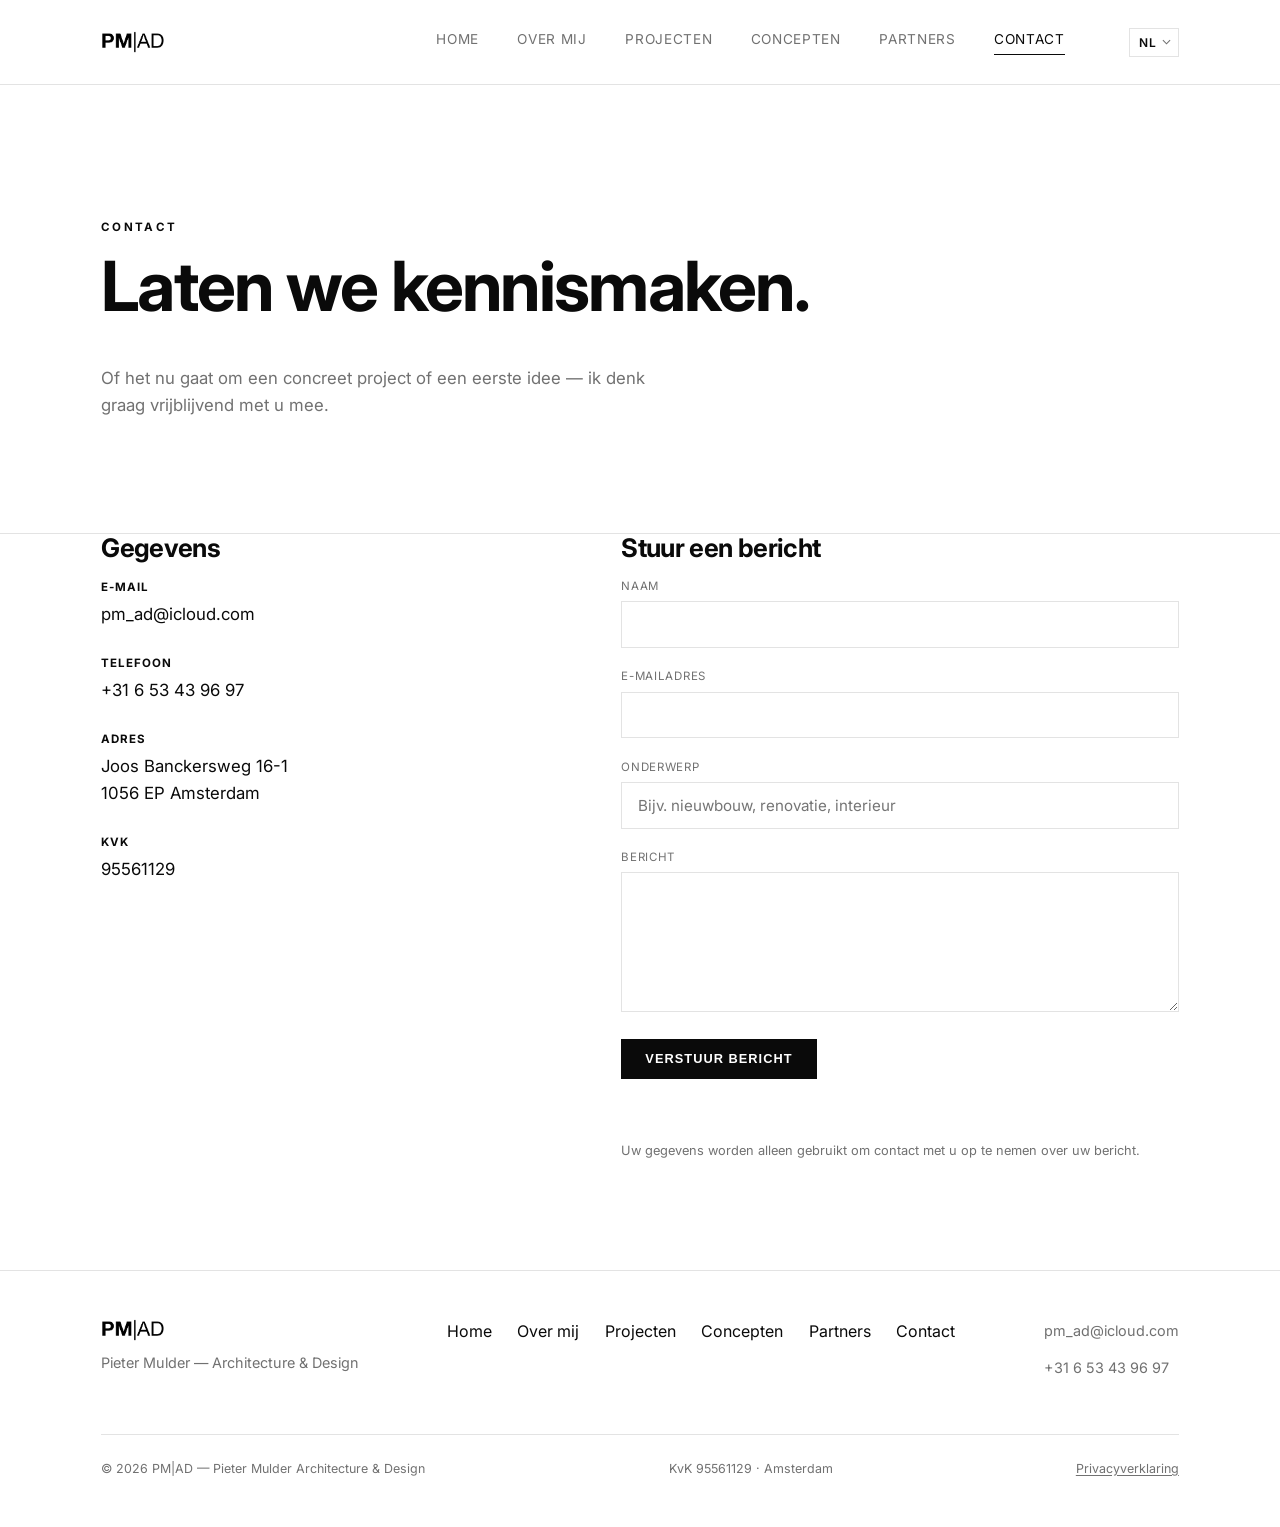
<file: contact.html>
<!DOCTYPE html>
<html lang="nl" data-i18n-title="contact.meta.title" data-i18n-desc="contact.meta.description">
<head>
<meta charset="UTF-8">
<script>document.documentElement.classList.add('js');</script>
<meta name="viewport" content="width=device-width, initial-scale=1.0">
<title>Contact — PM|AD</title>
<meta name="description" content="Neem contact op met Pieter Mulder van PM|AD voor uw architectuurproject.">
<link rel="canonical" href="https://pmad.nl/contact.html">
<meta property="og:type" content="website">
<meta property="og:site_name" content="PM|AD">
<meta property="og:locale" content="nl_NL">
<meta property="og:title" content="Contact — PM|AD">
<meta property="og:description" content="Neem contact op met Pieter Mulder van PM|AD voor uw architectuurproject.">
<meta property="og:url" content="https://pmad.nl/contact.html">
<meta property="og:image" content="https://pmad.nl/images/og-image.jpg">
<meta property="og:image:width" content="1200">
<meta property="og:image:height" content="630">
<meta name="twitter:card" content="summary_large_image">
<meta name="twitter:title" content="Contact — PM|AD">
<meta name="twitter:description" content="Neem contact op met Pieter Mulder van PM|AD voor uw architectuurproject.">
<meta name="twitter:image" content="https://pmad.nl/images/og-image.jpg">
<link rel="icon" type="image/png" href="favicon-32.png">
<link rel="apple-touch-icon" href="apple-touch-icon.png">
<link rel="stylesheet" href="css/style.css">
<!-- Cloudflare Web Analytics -->
<script type='module' src='https://static.cloudflareinsights.com/beacon.min.js' data-cf-beacon='{"token": "836a8a6b4f5c4cd580164457f43cd622"}'></script>
<!-- End Cloudflare Web Analytics -->
</head>
<body>

<header class="site-header">
  <div class="container">
    <a href="index.html" class="logo" aria-label="PM|AD — home"><img src="images/logo-zwart-wit.png" alt="PM|AD — Pieter Mulder Architecture &amp; Design" class="logo-img"></a>
    <nav class="main-nav">
      <a href="index.html" data-i18n="nav.home">Home</a>
      <a href="over-mij.html" data-i18n="nav.about">Over mij</a>
      <a href="projecten.html" data-i18n="nav.projects">Projecten</a>
      <a href="concepten.html" data-i18n="nav.concepts">Concepten</a>
      <a href="partners.html" data-i18n="nav.partners">Partners</a>
      <a href="contact.html" class="active" data-i18n="nav.contact">Contact</a>
      <div class="lang-switch">
        <select class="lang-select" aria-label="Language / Taal">
          <option value="nl">NL</option>
          <option value="en">EN</option>
        </select>
      </div>
    </nav>
    <button class="nav-toggle" aria-label="Menu openen" data-i18n-attr="aria-label:nav.menuLabel"><span></span><span></span><span></span></button>
  </div>
</header>

<main>

  <section class="hero" style="padding-bottom: clamp(3rem, 8vw, 5rem);">
    <div class="container">
      <span class="eyebrow reveal" data-i18n="contact.hero.eyebrow">Contact</span>
      <h1 class="reveal" style="max-width:18ch;" data-i18n="contact.hero.title">Laten we kennismaken.</h1>
      <p class="lede reveal" style="max-width:52ch;" data-i18n="contact.hero.lede">Of het nu gaat om een concreet project of een eerste idee — ik denk graag vrijblijvend met u mee.</p>
    </div>
  </section>

  <section style="padding-top:0;">
    <div class="container contact-grid">

      <div class="reveal contact-info">
        <h2 style="font-size:1.6rem;" data-i18n="contact.info.title">Gegevens</h2>
        <dl>
          <dt data-i18n="contact.info.emailLabel">E-mail</dt>
          <dd><a href="mailto:pm_ad@icloud.com">pm_ad@icloud.com</a></dd>

          <dt data-i18n="contact.info.phoneLabel">Telefoon</dt>
          <dd><a href="tel:+31653439697">+31 6 53 43 96 97</a></dd>

          <dt data-i18n="contact.info.addressLabel">Adres</dt>
          <dd>Joos Banckersweg 16-1<br>1056 EP Amsterdam</dd>

          <dt data-i18n="contact.info.kvkLabel">KvK</dt>
          <dd>95561129</dd>
        </dl>
      </div>

      <div class="reveal">
        <h2 style="font-size:1.6rem;" data-i18n="contact.form.title">Stuur een bericht</h2>
        <form class="contact-form" action="https://formspree.io/f/xpqgowlw" method="POST">
          <input type="hidden" name="_subject" value="Nieuw bericht via PM|AD website">
          <div>
            <label for="naam" data-i18n="contact.form.nameLabel">Naam</label>
            <input type="text" id="naam" name="naam" required>
          </div>
          <div>
            <label for="email" data-i18n="contact.form.emailLabel">E-mailadres</label>
            <input type="email" id="email" name="email" required>
          </div>
          <div>
            <label for="onderwerp" data-i18n="contact.form.subjectLabel">Onderwerp</label>
            <input type="text" id="onderwerp" name="onderwerp" placeholder="Bijv. nieuwbouw, renovatie, interieur" data-i18n-attr="placeholder:contact.form.subjectPlaceholder">
          </div>
          <div>
            <label for="bericht" data-i18n="contact.form.messageLabel">Bericht</label>
            <textarea id="bericht" name="bericht" required></textarea>
          </div>
          <button type="submit" class="btn btn-primary" style="justify-self:start;" data-i18n="contact.form.submit">Verstuur bericht</button>
          <p class="form-status" role="status"></p>
          <p class="form-note" data-i18n="contact.form.note">Uw gegevens worden alleen gebruikt om contact met u op te nemen over uw bericht.</p>
        </form>
      </div>

    </div>
  </section>

</main>

<footer class="site-footer">
  <div class="container">
    <div class="footer-grid">
      <div class="footer-col">
        <a href="index.html" class="logo"><img src="images/logo-zwart-wit.png" alt="PM|AD — Pieter Mulder Architecture &amp; Design" class="logo-img"></a>
        <p data-i18n="footer.tagline">Pieter Mulder — Architecture &amp; Design</p>
      </div>
      <nav class="footer-nav">
        <a href="index.html" data-i18n="nav.home">Home</a>
        <a href="over-mij.html" data-i18n="nav.about">Over mij</a>
        <a href="projecten.html" data-i18n="nav.projects">Projecten</a>
        <a href="concepten.html" data-i18n="nav.concepts">Concepten</a>
        <a href="partners.html" data-i18n="nav.partners">Partners</a>
        <a href="contact.html" data-i18n="nav.contact">Contact</a>
      </nav>
      <div class="footer-col">
        <p><a href="mailto:pm_ad@icloud.com">pm_ad@icloud.com</a></p>
        <p><a href="tel:+31653439697">+31 6 53 43 96 97</a></p>
      </div>
    </div>
    <div class="footer-bottom">
      <span>&copy; <span data-year></span> <span data-i18n="footer.copyrightName">PM|AD — Pieter Mulder Architecture &amp; Design</span></span>
      <span>KvK 95561129 · Amsterdam</span>
      <a href="privacy.html" data-i18n="footer.privacyLink">Privacyverklaring</a>
    </div>
  </div>
</footer>

<script src="js/i18n.js"></script>
<script src="js/main.js"></script>
</body>
</html>
</file>
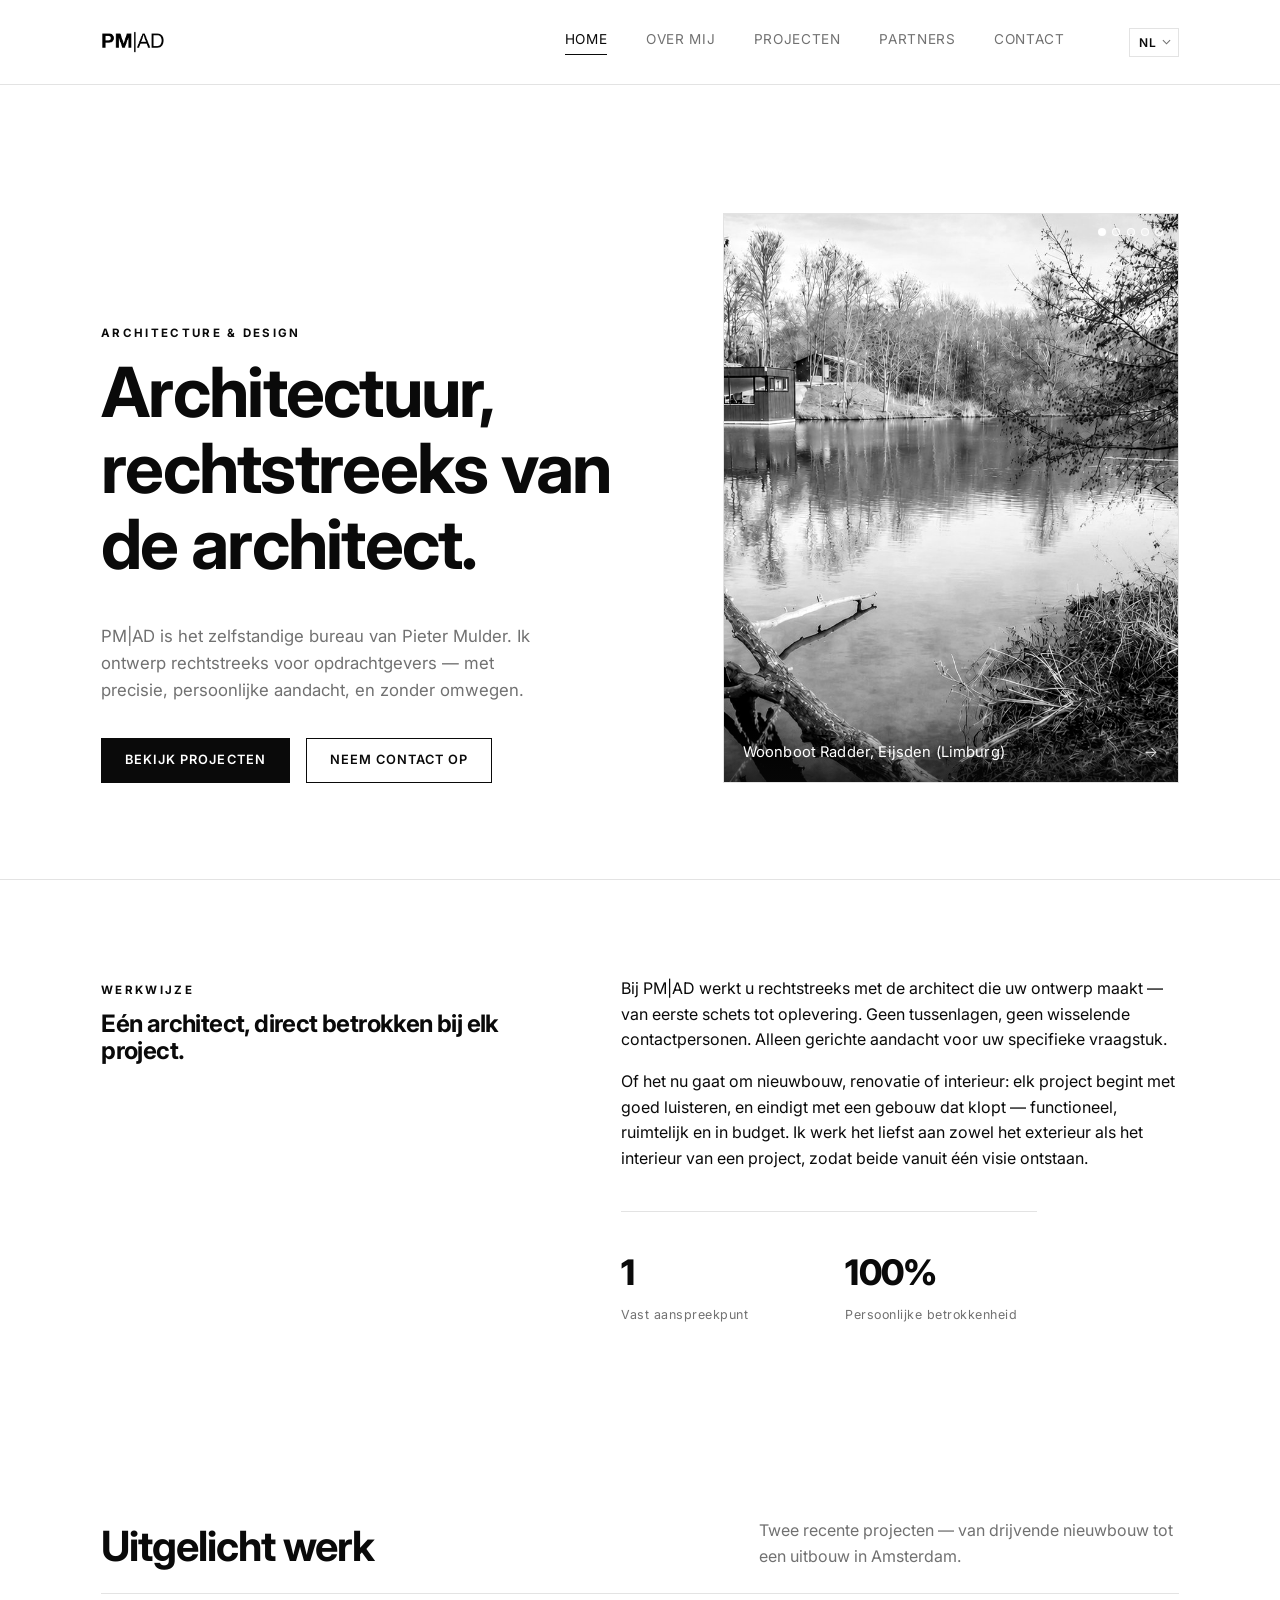
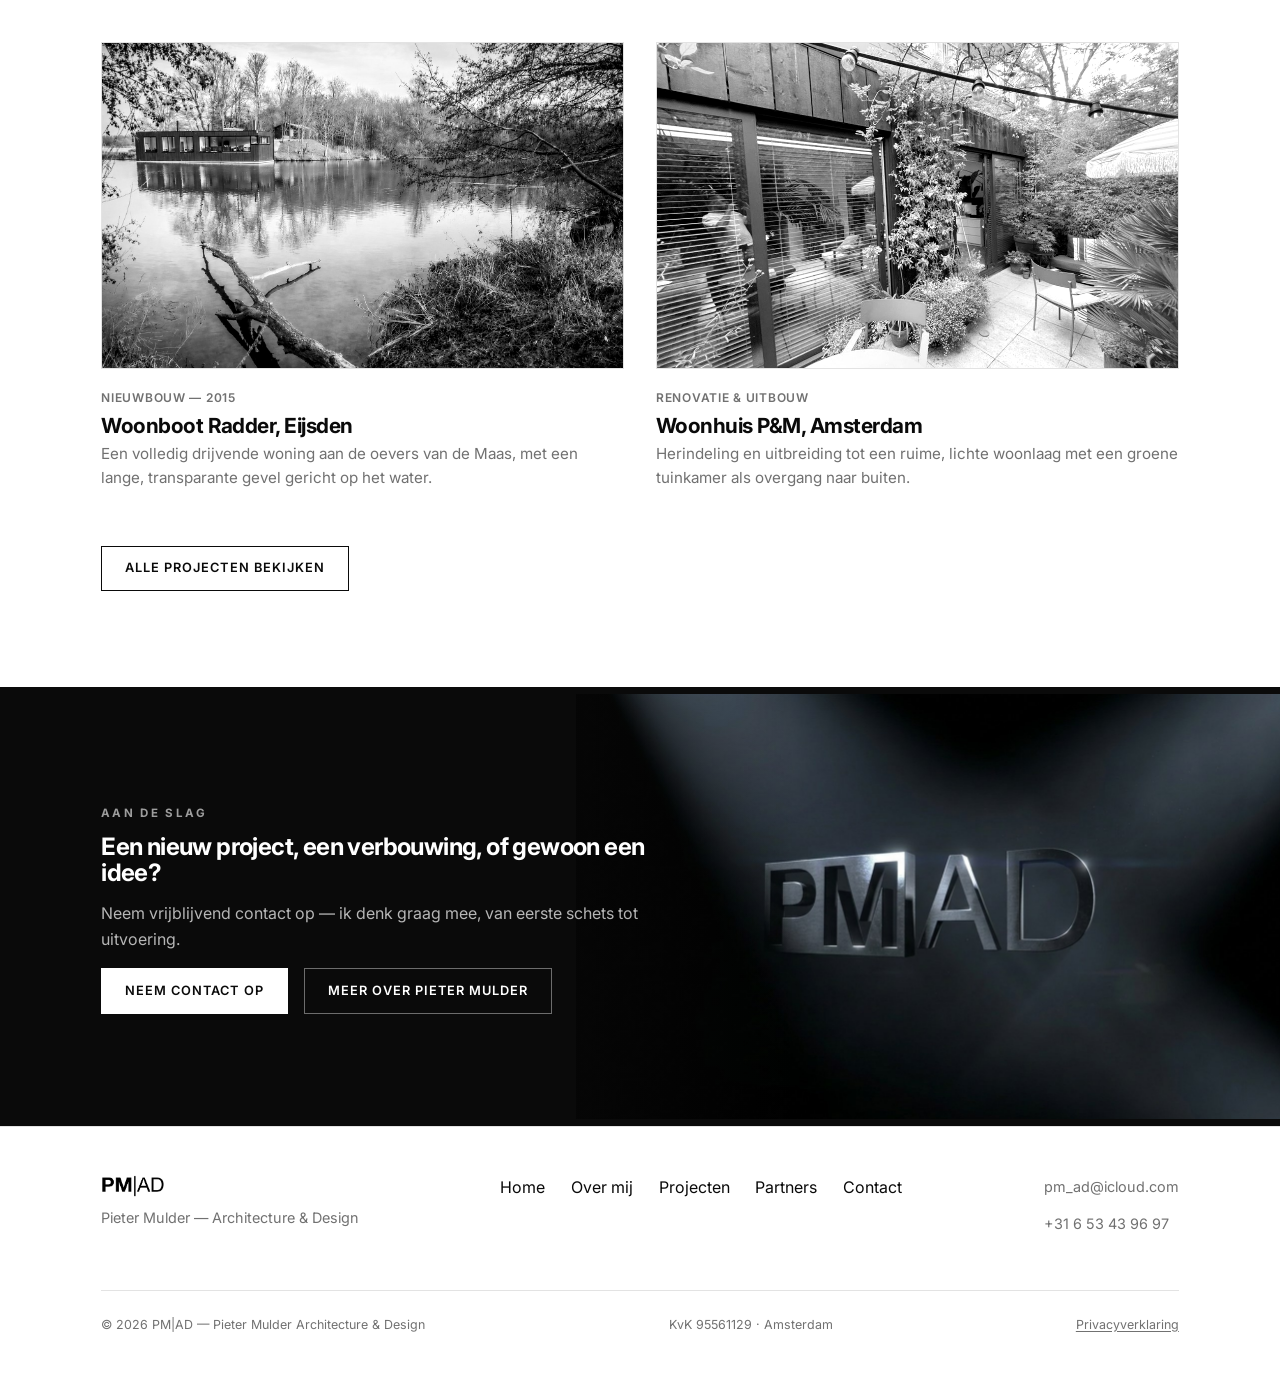
<file: index_1.html>
<!DOCTYPE html>
<html lang="nl" data-i18n-title="home.meta.title" data-i18n-desc="home.meta.description">
<head>
<meta charset="UTF-8">
<meta name="google-site-verification" content="cKu7_tg5DHbJmBviMmjjIF52OoX_LUffyvInPffayok" />
<script>document.documentElement.classList.add('js');</script>
<meta name="viewport" content="width=device-width, initial-scale=1.0">
<title>PM|AD — Pieter Mulder Architecture &amp; Design</title>
<meta name="description" content="PM|AD is het zelfstandige architectenbureau van Pieter Mulder, gericht op nieuwbouw, renovatie en interieur in Nederland.">
<link rel="canonical" href="https://pmad.nl/">
<meta property="og:type" content="website">
<meta property="og:site_name" content="PM|AD">
<meta property="og:locale" content="nl_NL">
<meta property="og:title" content="PM|AD — Pieter Mulder Architecture &amp; Design">
<meta property="og:description" content="PM|AD is het zelfstandige architectenbureau van Pieter Mulder, gericht op nieuwbouw, renovatie en interieur in Nederland.">
<meta property="og:url" content="https://pmad.nl/">
<meta property="og:image" content="https://pmad.nl/images/og-image.jpg">
<meta property="og:image:width" content="1200">
<meta property="og:image:height" content="630">
<meta name="twitter:card" content="summary_large_image">
<meta name="twitter:title" content="PM|AD — Pieter Mulder Architecture &amp; Design">
<meta name="twitter:description" content="PM|AD is het zelfstandige architectenbureau van Pieter Mulder, gericht op nieuwbouw, renovatie en interieur in Nederland.">
<meta name="twitter:image" content="https://pmad.nl/images/og-image.jpg">
<link rel="icon" type="image/png" href="favicon-32.png">
<link rel="apple-touch-icon" href="apple-touch-icon.png">
<link rel="stylesheet" href="css/style.css">
</head>
<body>

<header class="site-header">
  <div class="container">
    <a href="index.html" class="logo" aria-label="PM|AD — home"><img src="images/logo-zwart-wit.png" alt="PM|AD — Pieter Mulder Architecture &amp; Design" class="logo-img"></a>
    <nav class="main-nav">
      <a href="index.html" class="active" data-i18n="nav.home">Home</a>
      <a href="over-mij.html" data-i18n="nav.about">Over mij</a>
      <a href="projecten.html" data-i18n="nav.projects">Projecten</a>
      <a href="partners.html" data-i18n="nav.partners">Partners</a>
      <a href="contact.html" data-i18n="nav.contact">Contact</a>
      <div class="lang-switch">
        <select class="lang-select" aria-label="Language / Taal">
          <option value="nl">NL</option>
          <option value="en">EN</option>
        </select>
      </div>
    </nav>
    <button class="nav-toggle" aria-label="Menu openen" data-i18n-attr="aria-label:nav.menuLabel"><span></span><span></span><span></span></button>
  </div>
</header>

<main>

  <!-- Hero -->
  <section class="hero">
    <div class="container hero-grid">
      <div class="reveal">
        <span class="eyebrow" data-i18n="home.hero.eyebrow">Architecture &amp; Design</span>
        <h1 data-i18n="home.hero.title">Architectuur, rechtstreeks van de architect.</h1>
        <p class="lede" data-i18n="home.hero.lede">PM|AD is het zelfstandige bureau van Pieter Mulder. Ik ontwerp rechtstreeks voor opdrachtgevers &mdash; met precisie, persoonlijke aandacht, en zonder omwegen.</p>
        <div class="btn-row">
          <a href="projecten.html" class="btn btn-primary" data-i18n="home.hero.btnProjects">Bekijk projecten</a>
          <a href="contact.html" class="btn btn-outline" data-i18n="home.hero.btnContact">Neem contact op</a>
        </div>
      </div>
      <div class="hero-carousel reveal" data-i18n-attr="aria-label:home.hero.carouselLabel" aria-label="Uitgelichte projecten">
        <a class="hero-slide is-active" href="woonboot-radder.html" aria-label="Woonboot Radder, Eijsden (Limburg)">
          <img src="images/eijsden-exterieur.jpg" alt="Woonboot Radder, Eijsden (Limburg)" loading="eager">
          <span class="slide-caption">
            <span data-i18n="projects.radder.title">Woonboot Radder, Eijsden (Limburg)</span>
            <span class="arrow" aria-hidden="true">&rarr;</span>
          </span>
        </a>
        <a class="hero-slide" href="woonhuis-pm.html" aria-label="Woonhuis P&amp;M, Amsterdam" tabindex="-1" aria-hidden="true">
          <img src="images/amsterdam-tuinkamer.jpg" alt="Woonhuis P&amp;M, Amsterdam" loading="lazy">
          <span class="slide-caption">
            <span data-i18n="projects.pm.title">Woonhuis P&amp;M, Amsterdam</span>
            <span class="arrow" aria-hidden="true">&rarr;</span>
          </span>
        </a>
        <a class="hero-slide" href="villa-julianaweg.html" aria-label="Villa Julianaweg, Oosterbeek" tabindex="-1" aria-hidden="true">
          <img src="images/julianaweg-bestaand.jpg" alt="Villa Julianaweg, Oosterbeek" loading="lazy">
          <span class="slide-caption">
            <span data-i18n="projects.julianaweg.title">Villa Julianaweg, Oosterbeek</span>
            <span class="arrow" aria-hidden="true">&rarr;</span>
          </span>
        </a>
        <a class="hero-slide" href="utrechtseweg-178.html" aria-label="Utrechtseweg 178, Oosterbeek" tabindex="-1" aria-hidden="true">
          <img src="images/utrechtseweg-bestaand.jpg" alt="Utrechtseweg 178, Oosterbeek" loading="lazy">
          <span class="slide-caption">
            <span data-i18n="projects.utrechtseweg.title">Utrechtseweg 178, Oosterbeek</span>
            <span class="arrow" aria-hidden="true">&rarr;</span>
          </span>
        </a>
        <a class="hero-slide" href="beukenlaan-01-oosterbeek.html" aria-label="Beukenlaan 01, Oosterbeek" tabindex="-1" aria-hidden="true">
          <img src="images/beukenlaan-bestaand.jpg" alt="Beukenlaan 01, Oosterbeek" loading="lazy">
          <span class="slide-caption">
            <span data-i18n="projects.beukenlaan.title">Beukenlaan 01, Oosterbeek</span>
            <span class="arrow" aria-hidden="true">&rarr;</span>
          </span>
        </a>
        <div class="hero-dots" role="tablist" data-i18n-attr="aria-label:home.hero.dotsLabel" aria-label="Ga naar project">
          <button type="button" class="is-active" aria-label="1"></button>
          <button type="button" aria-label="2"></button>
          <button type="button" aria-label="3"></button>
          <button type="button" aria-label="4"></button>
          <button type="button" aria-label="5"></button>
        </div>
      </div>
    </div>
  </section>

  <!-- Intro / stats -->
  <section>
    <div class="container intro-split">
      <div class="reveal">
        <span class="eyebrow" data-i18n="home.intro.eyebrow">Werkwijze</span>
        <h2 data-i18n="home.intro.title">Eén architect, direct betrokken bij elk project.</h2>
      </div>
      <div class="reveal">
        <p data-i18n="home.intro.p1">Bij PM|AD werkt u rechtstreeks met de architect die uw ontwerp maakt &mdash; van eerste schets tot oplevering. Geen tussenlagen, geen wisselende contactpersonen. Alleen gerichte aandacht voor uw specifieke vraagstuk.</p>
        <p data-i18n="home.intro.p2">Of het nu gaat om nieuwbouw, renovatie of interieur: elk project begint met goed luisteren, en eindigt met een gebouw dat klopt &mdash; functioneel, ruimtelijk en in budget. Ik werk het liefst aan zowel het exterieur als het interieur van een project, zodat beide vanuit &eacute;&eacute;n visie ontstaan.</p>
        <div class="stat-row stat-row-2">
          <div class="stat">
            <b>1</b>
            <span data-i18n="home.stats.contactPoint">Vast aanspreekpunt</span>
          </div>
          <div class="stat">
            <b>100%</b>
            <span data-i18n="home.stats.involvement">Persoonlijke betrokkenheid</span>
          </div>
        </div>
      </div>
    </div>
  </section>

  <!-- Featured projects -->
  <section>
    <div class="container">
      <div class="section-head reveal">
        <h2 data-i18n="home.featured.title">Uitgelicht werk</h2>
        <p class="lede" data-i18n="home.featured.lede">Twee recente projecten &mdash; van drijvende nieuwbouw tot een uitbouw in Amsterdam.</p>
      </div>
      <div class="project-grid wide reveal">
        <article class="project-card">
          <a class="project-photo" href="woonboot-radder.html" aria-label="Woonboot Radder — bekijk alle beelden">
            <img src="images/eijsden-exterieur.jpg" alt="Woonboot Radder — aanzicht vanaf het water, Eijsden" data-i18n-attr="alt:home.featured.radder.alt" loading="lazy">
            <span class="photo-hint" data-i18n="common.viewAllImages">Bekijk alle beelden</span>
          </a>
          <span class="meta" data-i18n="home.featured.radder.meta">Nieuwbouw — 2015</span>
          <h3 data-i18n="home.featured.radder.title">Woonboot Radder, Eijsden</h3>
          <p data-i18n="home.featured.radder.desc">Een volledig drijvende woning aan de oevers van de Maas, met een lange, transparante gevel gericht op het water.</p>
        </article>
        <article class="project-card">
          <a class="project-photo" href="woonhuis-pm.html" aria-label="Woonhuis P&amp;M — bekijk alle beelden">
            <img src="images/amsterdam-tuinkamer.jpg" alt="Woonhuis P&amp;M — tuinkamer, Amsterdam" data-i18n-attr="alt:home.featured.pm.alt" loading="lazy">
            <span class="photo-hint" data-i18n="common.viewAllImages">Bekijk alle beelden</span>
          </a>
          <span class="meta" data-i18n="home.featured.pm.meta">Renovatie &amp; uitbouw</span>
          <h3 data-i18n="home.featured.pm.title">Woonhuis P&amp;M, Amsterdam</h3>
          <p data-i18n="home.featured.pm.desc">Herindeling en uitbreiding tot een ruime, lichte woonlaag met een groene tuinkamer als overgang naar buiten.</p>
        </article>
      </div>
      <div class="btn-row" style="margin-top:2.5rem;">
        <a href="projecten.html" class="btn btn-outline" data-i18n="home.featured.viewAll">Alle projecten bekijken</a>
      </div>
    </div>
  </section>

  <!-- CTA -->
  <section class="cta-band">
    <div class="container">
      <span class="eyebrow" data-i18n="home.cta.eyebrow">Aan de slag</span>
      <h2 data-i18n="home.cta.title">Een nieuw project, een verbouwing, of gewoon een idee?</h2>
      <p data-i18n="home.cta.text">Neem vrijblijvend contact op &mdash; ik denk graag mee, van eerste schets tot uitvoering.</p>
      <div class="btn-row">
        <a href="contact.html" class="btn btn-primary" data-i18n="home.cta.btnContact">Neem contact op</a>
        <a href="over-mij.html" class="btn btn-outline" data-i18n="home.cta.btnAbout">Meer over Pieter Mulder</a>
      </div>
    </div>
  </section>

</main>

<footer class="site-footer">
  <div class="container">
    <div class="footer-grid">
      <div class="footer-col">
        <a href="index.html" class="logo"><img src="images/logo-zwart-wit.png" alt="PM|AD — Pieter Mulder Architecture &amp; Design" class="logo-img"></a>
        <p data-i18n="footer.tagline">Pieter Mulder — Architecture &amp; Design</p>
      </div>
      <nav class="footer-nav">
        <a href="index.html" data-i18n="nav.home">Home</a>
        <a href="over-mij.html" data-i18n="nav.about">Over mij</a>
        <a href="projecten.html" data-i18n="nav.projects">Projecten</a>
        <a href="partners.html" data-i18n="nav.partners">Partners</a>
        <a href="contact.html" data-i18n="nav.contact">Contact</a>
      </nav>
      <div class="footer-col">
        <p><a href="mailto:pm_ad@icloud.com">pm_ad@icloud.com</a></p>
        <p><a href="tel:+31653439697">+31 6 53 43 96 97</a></p>
      </div>
    </div>
    <div class="footer-bottom">
      <span>&copy; <span data-year></span> <span data-i18n="footer.copyrightName">PM|AD — Pieter Mulder Architecture &amp; Design</span></span>
      <span>KvK 95561129 · Amsterdam</span>
      <a href="privacy.html" data-i18n="footer.privacyLink">Privacyverklaring</a>
    </div>
  </div>
</footer>

<script src="js/i18n.js"></script>
<script src="js/main.js"></script>
</body>
</html>
</file>
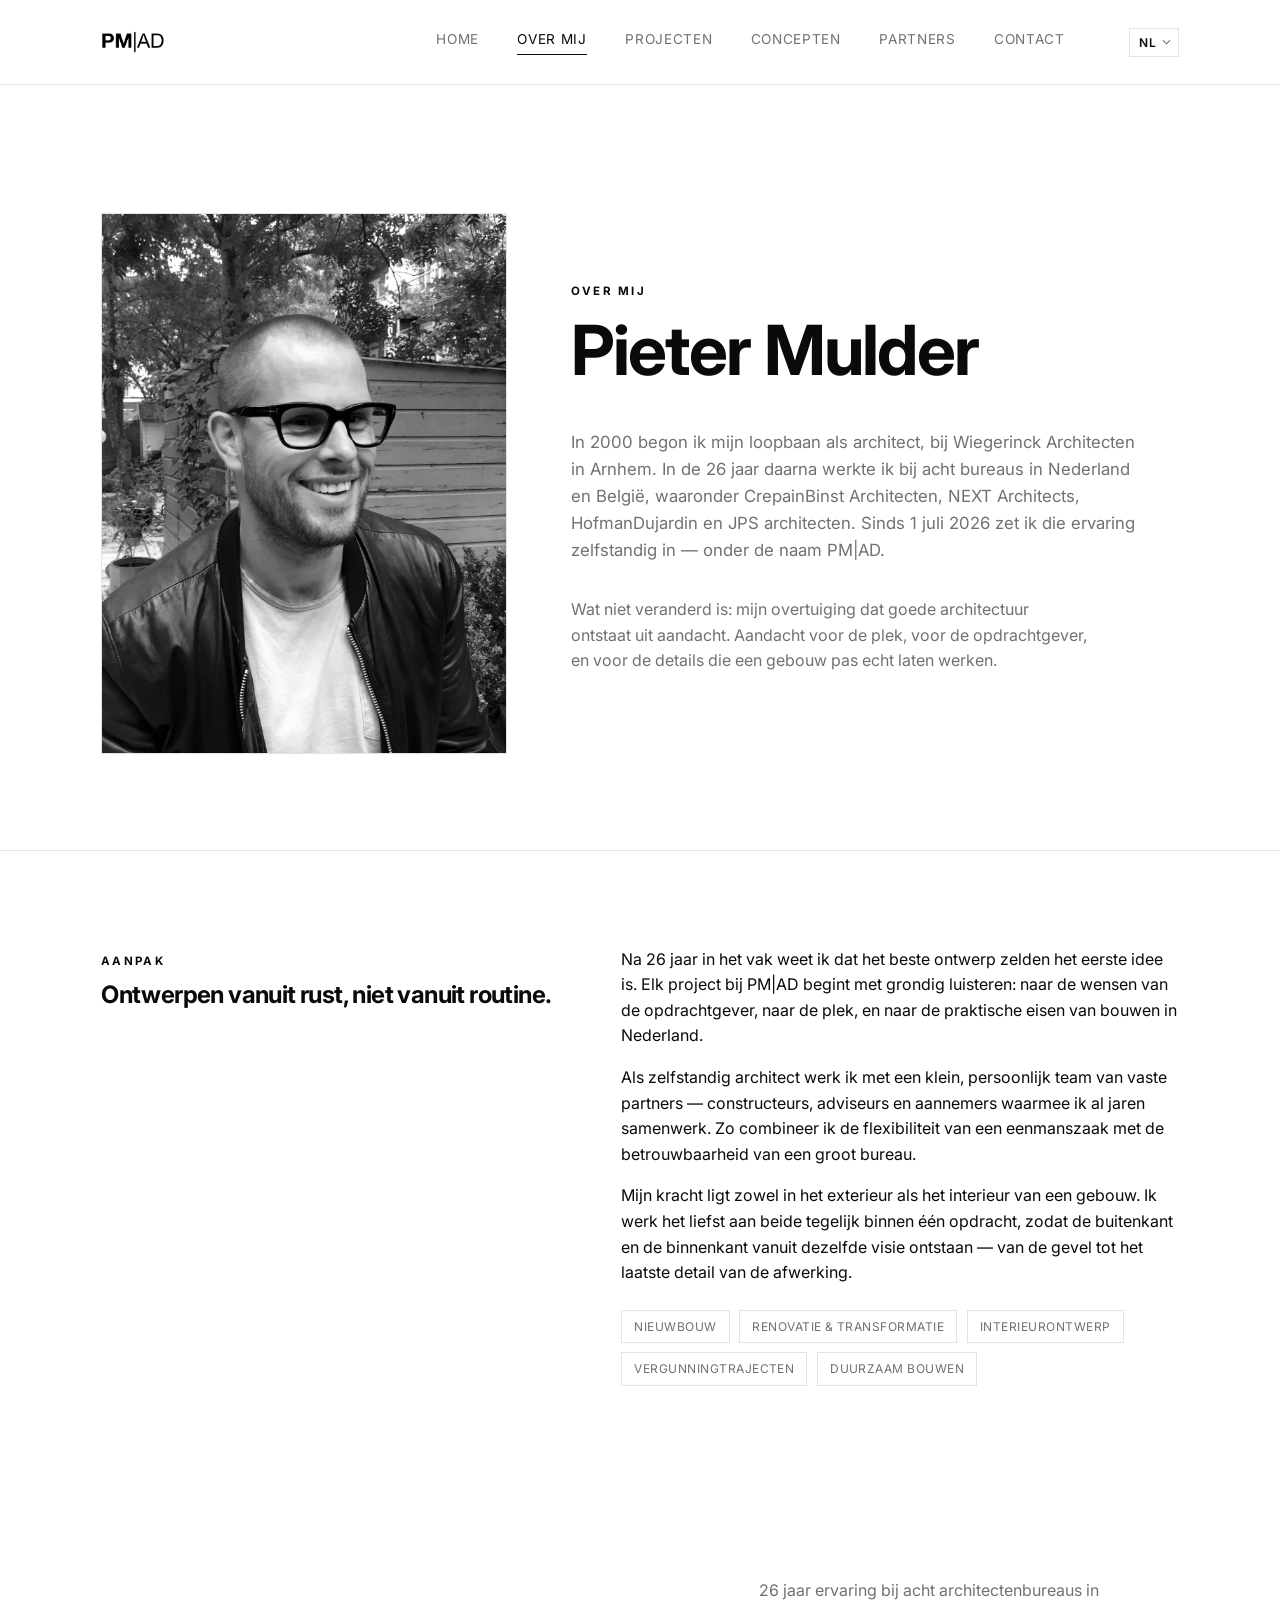
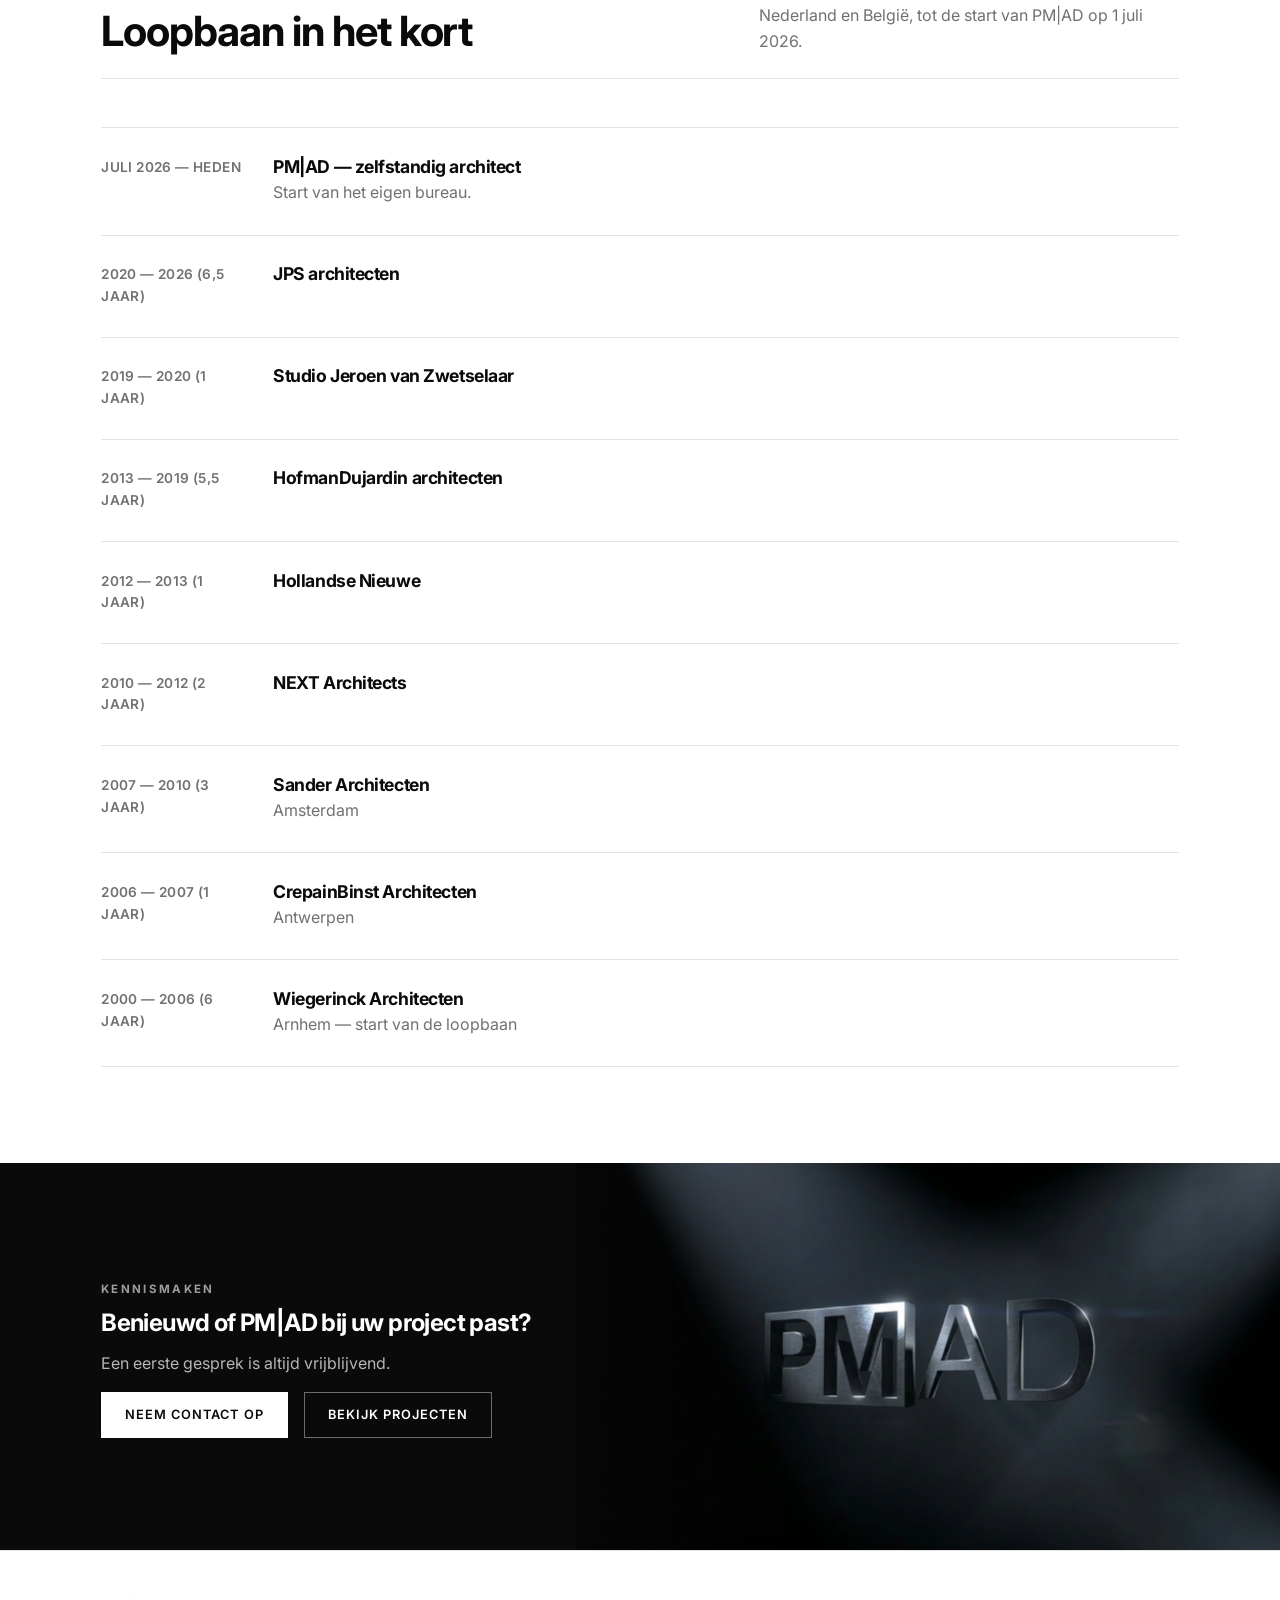
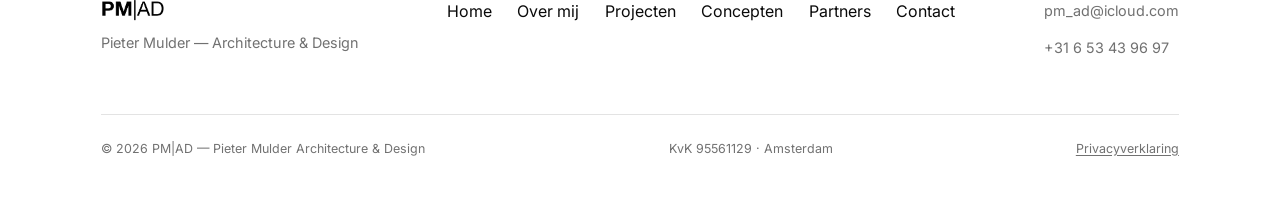
<file: over-mij.html>
<!DOCTYPE html>
<html lang="nl" data-i18n-title="about.meta.title" data-i18n-desc="about.meta.description">
<head>
<meta charset="UTF-8">
<script>document.documentElement.classList.add('js');</script>
<meta name="viewport" content="width=device-width, initial-scale=1.0">
<title>Over mij — PM|AD</title>
<meta name="description" content="Pieter Mulder — 26 jaar ervaring als architect bij toonaangevende bureaus, nu zelfstandig actief onder PM|AD.">
<link rel="canonical" href="https://pmad.nl/over-mij.html">
<meta property="og:type" content="website">
<meta property="og:site_name" content="PM|AD">
<meta property="og:locale" content="nl_NL">
<meta property="og:title" content="Over mij — PM|AD">
<meta property="og:description" content="Pieter Mulder — 26 jaar ervaring als architect bij toonaangevende bureaus, nu zelfstandig actief onder PM|AD.">
<meta property="og:url" content="https://pmad.nl/over-mij.html">
<meta property="og:image" content="https://pmad.nl/images/og-image.jpg">
<meta property="og:image:width" content="1200">
<meta property="og:image:height" content="630">
<meta name="twitter:card" content="summary_large_image">
<meta name="twitter:title" content="Over mij — PM|AD">
<meta name="twitter:description" content="Pieter Mulder — 26 jaar ervaring als architect bij toonaangevende bureaus, nu zelfstandig actief onder PM|AD.">
<meta name="twitter:image" content="https://pmad.nl/images/og-image.jpg">
<link rel="icon" type="image/png" href="favicon-32.png">
<link rel="apple-touch-icon" href="apple-touch-icon.png">
<link rel="stylesheet" href="css/style.css">
<!-- Cloudflare Web Analytics -->
<script type='module' src='https://static.cloudflareinsights.com/beacon.min.js' data-cf-beacon='{"token": "836a8a6b4f5c4cd580164457f43cd622"}'></script>
<!-- End Cloudflare Web Analytics -->
</head>
<body>

<header class="site-header">
  <div class="container">
    <a href="index.html" class="logo" aria-label="PM|AD — home"><img src="images/logo-zwart-wit.png" alt="PM|AD — Pieter Mulder Architecture &amp; Design" class="logo-img"></a>
    <nav class="main-nav">
      <a href="index.html" data-i18n="nav.home">Home</a>
      <a href="over-mij.html" class="active" data-i18n="nav.about">Over mij</a>
      <a href="projecten.html" data-i18n="nav.projects">Projecten</a>
      <a href="concepten.html" data-i18n="nav.concepts">Concepten</a>
      <a href="partners.html" data-i18n="nav.partners">Partners</a>
      <a href="contact.html" data-i18n="nav.contact">Contact</a>
      <div class="lang-switch">
        <select class="lang-select" aria-label="Language / Taal">
          <option value="nl">NL</option>
          <option value="en">EN</option>
        </select>
      </div>
    </nav>
    <button class="nav-toggle" aria-label="Menu openen" data-i18n-attr="aria-label:nav.menuLabel"><span></span><span></span><span></span></button>
  </div>
</header>

<main>

  <section class="hero" style="padding-bottom: clamp(3rem, 8vw, 6rem);">
    <div class="container about-hero">
      <div class="about-photo reveal">
        <img src="images/pieter-mulder-portret.jpg" alt="Pieter Mulder, architect bij PM|AD" data-i18n-attr="alt:about.hero.photoAlt" loading="eager">
      </div>
      <div class="reveal">
        <span class="eyebrow" data-i18n="about.hero.eyebrow">Over mij</span>
        <h1>Pieter Mulder</h1>
        <p class="lede" style="max-width:52ch;" data-i18n="about.hero.p1">In 2000 begon ik mijn loopbaan als architect, bij Wiegerinck Architecten in Arnhem. In de 26 jaar daarna werkte ik bij acht bureaus in Nederland en Belgi&euml;, waaronder CrepainBinst Architecten, NEXT Architects, HofmanDujardin en JPS architecten. Sinds 1 juli 2026 zet ik die ervaring zelfstandig in &mdash; onder de naam PM|AD.</p>
        <p style="max-width:52ch; color:var(--muted);" data-i18n="about.hero.p2">Wat niet veranderd is: mijn overtuiging dat goede architectuur ontstaat uit aandacht. Aandacht voor de plek, voor de opdrachtgever, en voor de details die een gebouw pas echt laten werken.</p>
      </div>
    </div>
  </section>

  <!-- Filosofie -->
  <section>
    <div class="container intro-split">
      <div class="reveal">
        <span class="eyebrow" data-i18n="about.philosophy.eyebrow">Aanpak</span>
        <h2 data-i18n="about.philosophy.title">Ontwerpen vanuit rust, niet vanuit routine.</h2>
      </div>
      <div class="reveal">
        <p data-i18n="about.philosophy.p1">Na 26 jaar in het vak weet ik dat het beste ontwerp zelden het eerste idee is. Elk project bij PM|AD begint met grondig luisteren: naar de wensen van de opdrachtgever, naar de plek, en naar de praktische eisen van bouwen in Nederland.</p>
        <p data-i18n="about.philosophy.p2">Als zelfstandig architect werk ik met een klein, persoonlijk team van vaste partners &mdash; constructeurs, adviseurs en aannemers waarmee ik al jaren samenwerk. Zo combineer ik de flexibiliteit van een eenmanszaak met de betrouwbaarheid van een groot bureau.</p>
        <p data-i18n="about.philosophy.p3">Mijn kracht ligt zowel in het exterieur als het interieur van een gebouw. Ik werk het liefst aan beide tegelijk binnen &eacute;&eacute;n opdracht, zodat de buitenkant en de binnenkant vanuit dezelfde visie ontstaan &mdash; van de gevel tot het laatste detail van de afwerking.</p>
        <div class="tags">
          <span data-i18n="about.philosophy.tag1">Nieuwbouw</span>
          <span data-i18n="about.philosophy.tag2">Renovatie &amp; transformatie</span>
          <span data-i18n="about.philosophy.tag3">Interieurontwerp</span>
          <span data-i18n="about.philosophy.tag4">Vergunningtrajecten</span>
          <span data-i18n="about.philosophy.tag5">Duurzaam bouwen</span>
        </div>
      </div>
    </div>
  </section>

  <!-- Timeline -->
  <section>
    <div class="container">
      <div class="section-head reveal">
        <h2 data-i18n="about.timeline.title">Loopbaan in het kort</h2>
        <p class="lede" data-i18n="about.timeline.lede">26 jaar ervaring bij acht architectenbureaus in Nederland en Belgi&euml;, tot de start van PM|AD op 1 juli 2026.</p>
      </div>
      <div class="timeline reveal">
        <div class="timeline-item">
          <span class="year" data-i18n="about.timeline.t1.year">Juli 2026 — heden</span>
          <div>
            <h3 style="font-size:1.1rem; margin-bottom:0.2em;" data-i18n="about.timeline.t1.title">PM|AD — zelfstandig architect</h3>
            <p style="color:var(--muted); margin:0;" data-i18n="about.timeline.t1.desc">Start van het eigen bureau.</p>
          </div>
        </div>
        <div class="timeline-item">
          <span class="year" data-i18n="about.timeline.t2.year">2020 — 2026 (6,5 jaar)</span>
          <div>
            <h3 style="font-size:1.1rem; margin-bottom:0.2em;" data-i18n="about.timeline.t2.title">JPS architecten</h3>
          </div>
        </div>
        <div class="timeline-item">
          <span class="year" data-i18n="about.timeline.t3.year">2019 — 2020 (1 jaar)</span>
          <div>
            <h3 style="font-size:1.1rem; margin-bottom:0.2em;" data-i18n="about.timeline.t3.title">Studio Jeroen van Zwetselaar</h3>
          </div>
        </div>
        <div class="timeline-item">
          <span class="year" data-i18n="about.timeline.t4.year">2013 — 2019 (5,5 jaar)</span>
          <div>
            <h3 style="font-size:1.1rem; margin-bottom:0.2em;" data-i18n="about.timeline.t4.title">HofmanDujardin architecten</h3>
          </div>
        </div>
        <div class="timeline-item">
          <span class="year" data-i18n="about.timeline.t5.year">2012 — 2013 (1 jaar)</span>
          <div>
            <h3 style="font-size:1.1rem; margin-bottom:0.2em;" data-i18n="about.timeline.t5.title">Hollandse Nieuwe</h3>
          </div>
        </div>
        <div class="timeline-item">
          <span class="year" data-i18n="about.timeline.t6.year">2010 — 2012 (2 jaar)</span>
          <div>
            <h3 style="font-size:1.1rem; margin-bottom:0.2em;" data-i18n="about.timeline.t6.title">NEXT Architects</h3>
          </div>
        </div>
        <div class="timeline-item">
          <span class="year" data-i18n="about.timeline.t7.year">2007 — 2010 (3 jaar)</span>
          <div>
            <h3 style="font-size:1.1rem; margin-bottom:0.2em;" data-i18n="about.timeline.t7.title">Sander Architecten</h3>
            <p style="color:var(--muted); margin:0;" data-i18n="about.timeline.t7.desc">Amsterdam</p>
          </div>
        </div>
        <div class="timeline-item">
          <span class="year" data-i18n="about.timeline.t8.year">2006 — 2007 (1 jaar)</span>
          <div>
            <h3 style="font-size:1.1rem; margin-bottom:0.2em;" data-i18n="about.timeline.t8.title">CrepainBinst Architecten</h3>
            <p style="color:var(--muted); margin:0;" data-i18n="about.timeline.t8.desc">Antwerpen</p>
          </div>
        </div>
        <div class="timeline-item">
          <span class="year" data-i18n="about.timeline.t9.year">2000 — 2006 (6 jaar)</span>
          <div>
            <h3 style="font-size:1.1rem; margin-bottom:0.2em;" data-i18n="about.timeline.t9.title">Wiegerinck Architecten</h3>
            <p style="color:var(--muted); margin:0;" data-i18n="about.timeline.t9.desc">Arnhem — start van de loopbaan</p>
          </div>
        </div>
      </div>
    </div>
  </section>

  <!-- CTA -->
  <section class="cta-band">
    <div class="container">
      <span class="eyebrow" data-i18n="about.cta.eyebrow">Kennismaken</span>
      <h2 data-i18n="about.cta.title">Benieuwd of PM|AD bij uw project past?</h2>
      <p data-i18n="about.cta.text">Een eerste gesprek is altijd vrijblijvend.</p>
      <div class="btn-row">
        <a href="contact.html" class="btn btn-primary" data-i18n="about.cta.btnContact">Neem contact op</a>
        <a href="projecten.html" class="btn btn-outline" data-i18n="about.cta.btnProjects">Bekijk projecten</a>
      </div>
    </div>
  </section>

</main>

<footer class="site-footer">
  <div class="container">
    <div class="footer-grid">
      <div class="footer-col">
        <a href="index.html" class="logo"><img src="images/logo-zwart-wit.png" alt="PM|AD — Pieter Mulder Architecture &amp; Design" class="logo-img"></a>
        <p data-i18n="footer.tagline">Pieter Mulder — Architecture &amp; Design</p>
      </div>
      <nav class="footer-nav">
        <a href="index.html" data-i18n="nav.home">Home</a>
        <a href="over-mij.html" data-i18n="nav.about">Over mij</a>
        <a href="projecten.html" data-i18n="nav.projects">Projecten</a>
        <a href="concepten.html" data-i18n="nav.concepts">Concepten</a>
        <a href="partners.html" data-i18n="nav.partners">Partners</a>
        <a href="contact.html" data-i18n="nav.contact">Contact</a>
      </nav>
      <div class="footer-col">
        <p><a href="mailto:pm_ad@icloud.com">pm_ad@icloud.com</a></p>
        <p><a href="tel:+31653439697">+31 6 53 43 96 97</a></p>
      </div>
    </div>
    <div class="footer-bottom">
      <span>&copy; <span data-year></span> <span data-i18n="footer.copyrightName">PM|AD — Pieter Mulder Architecture &amp; Design</span></span>
      <span>KvK 95561129 · Amsterdam</span>
      <a href="privacy.html" data-i18n="footer.privacyLink">Privacyverklaring</a>
    </div>
  </div>
</footer>

<script src="js/i18n.js"></script>
<script src="js/main.js"></script>
</body>
</html>
</file>
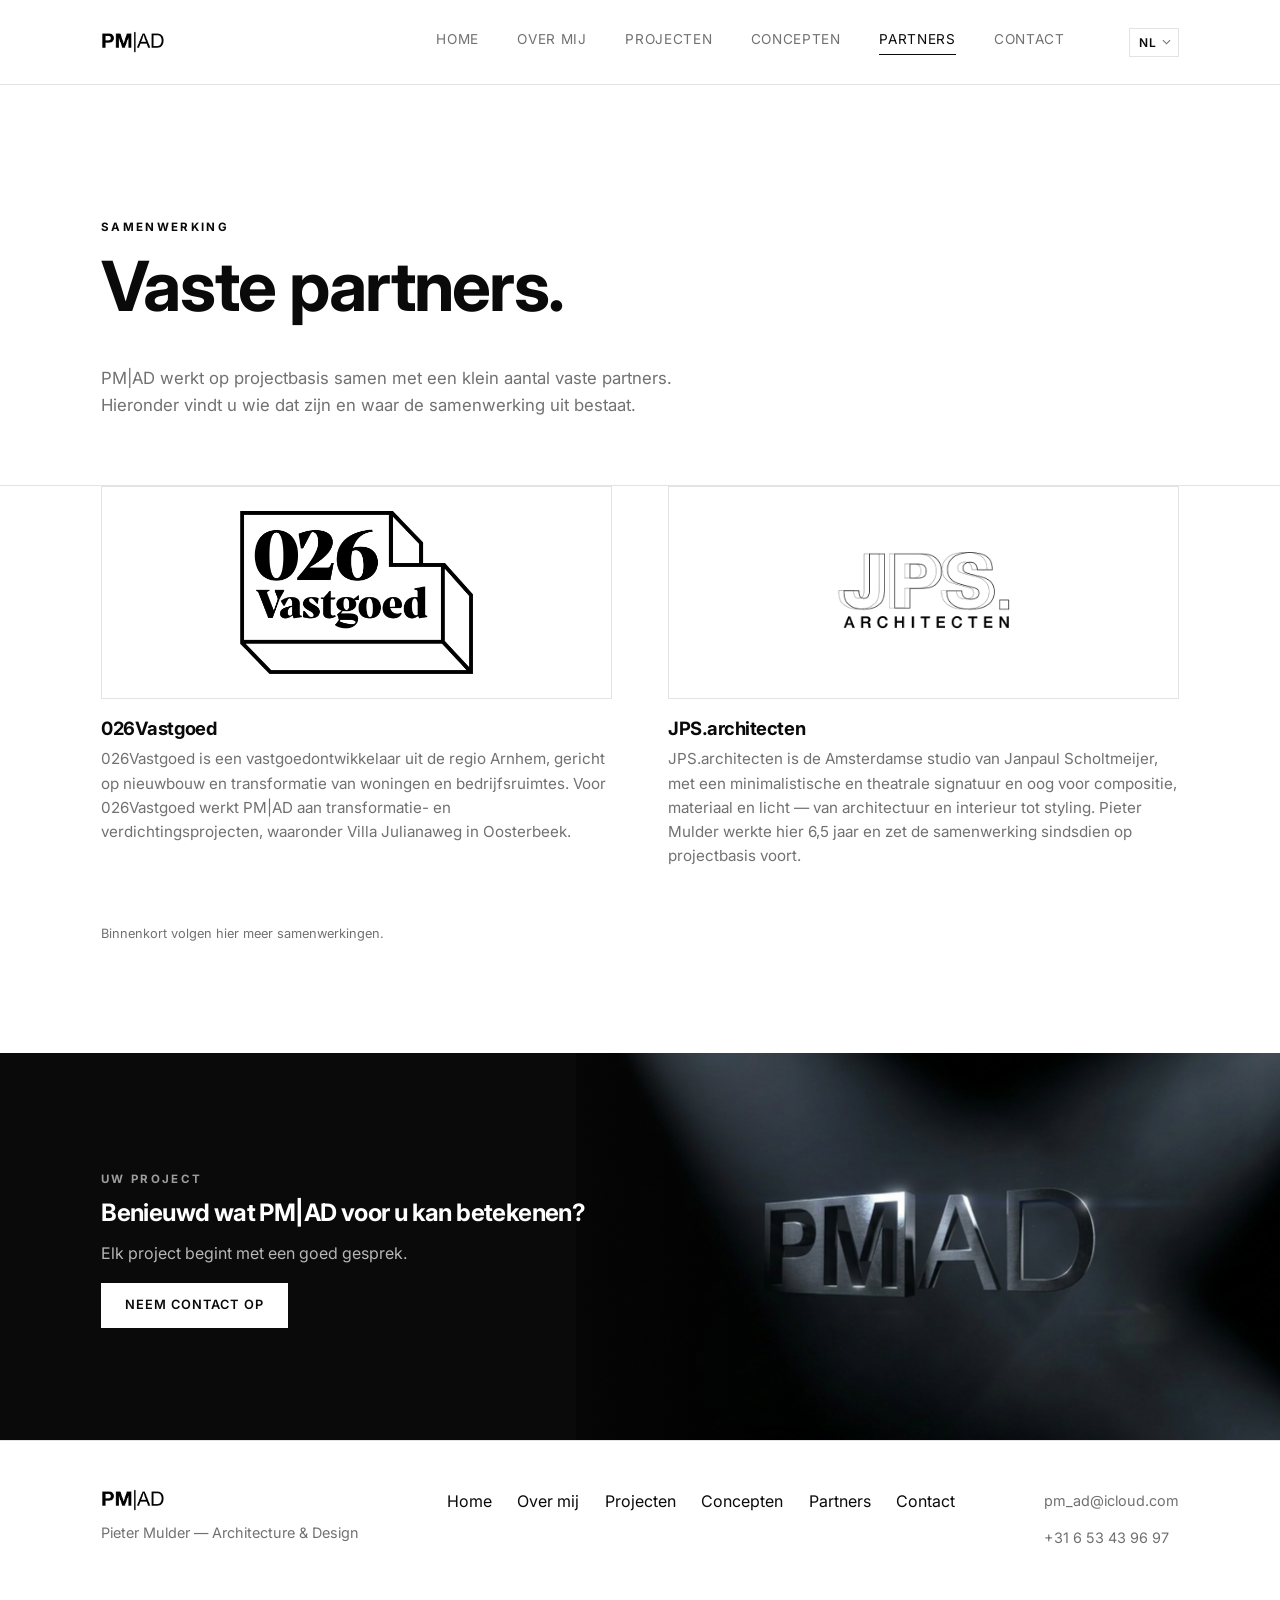
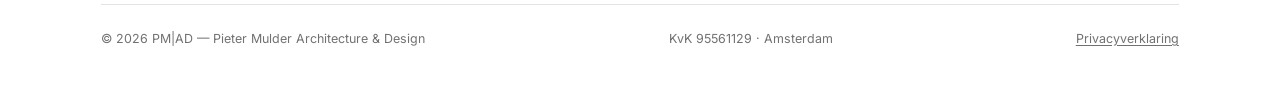
<file: partners.html>
<!DOCTYPE html>
<html lang="nl" data-i18n-title="partners.meta.title" data-i18n-desc="partners.meta.description">
<head>
<meta charset="UTF-8">
<script>document.documentElement.classList.add('js');</script>
<meta name="viewport" content="width=device-width, initial-scale=1.0">
<title>Partners — PM|AD</title>
<meta name="description" content="De partners waarmee PM|AD — Pieter Mulder samenwerkt aan architectuur- en vastgoedprojecten.">
<link rel="canonical" href="https://pmad.nl/partners.html">
<meta property="og:type" content="website">
<meta property="og:site_name" content="PM|AD">
<meta property="og:locale" content="nl_NL">
<meta property="og:title" content="Partners — PM|AD">
<meta property="og:description" content="De partners waarmee PM|AD — Pieter Mulder samenwerkt aan architectuur- en vastgoedprojecten.">
<meta property="og:url" content="https://pmad.nl/partners.html">
<meta property="og:image" content="https://pmad.nl/images/og-image.jpg">
<meta property="og:image:width" content="1200">
<meta property="og:image:height" content="630">
<meta name="twitter:card" content="summary_large_image">
<meta name="twitter:title" content="Partners — PM|AD">
<meta name="twitter:description" content="De partners waarmee PM|AD — Pieter Mulder samenwerkt aan architectuur- en vastgoedprojecten.">
<meta name="twitter:image" content="https://pmad.nl/images/og-image.jpg">
<link rel="icon" type="image/png" href="favicon-32.png">
<link rel="apple-touch-icon" href="apple-touch-icon.png">
<link rel="stylesheet" href="css/style.css">
<!-- Cloudflare Web Analytics -->
<script type='module' src='https://static.cloudflareinsights.com/beacon.min.js' data-cf-beacon='{"token": "836a8a6b4f5c4cd580164457f43cd622"}'></script>
<!-- End Cloudflare Web Analytics -->
</head>
<body>

<header class="site-header">
  <div class="container">
    <a href="index.html" class="logo" aria-label="PM|AD — home"><img src="images/logo-zwart-wit.png" alt="PM|AD — Pieter Mulder Architecture &amp; Design" class="logo-img"></a>
    <nav class="main-nav">
      <a href="index.html" data-i18n="nav.home">Home</a>
      <a href="over-mij.html" data-i18n="nav.about">Over mij</a>
      <a href="projecten.html" data-i18n="nav.projects">Projecten</a>
      <a href="concepten.html" data-i18n="nav.concepts">Concepten</a>
      <a href="partners.html" class="active" data-i18n="nav.partners">Partners</a>
      <a href="contact.html" data-i18n="nav.contact">Contact</a>
      <div class="lang-switch">
        <select class="lang-select" aria-label="Language / Taal">
          <option value="nl">NL</option>
          <option value="en">EN</option>
        </select>
      </div>
    </nav>
    <button class="nav-toggle" aria-label="Menu openen" data-i18n-attr="aria-label:nav.menuLabel"><span></span><span></span><span></span></button>
  </div>
</header>

<main>

  <section class="hero" style="padding-bottom: 2rem;">
    <div class="container">
      <span class="eyebrow reveal" data-i18n="partners.hero.eyebrow">Samenwerking</span>
      <h1 class="reveal" style="max-width:20ch;" data-i18n="partners.hero.title">Vaste partners.</h1>
      <p class="lede reveal" style="max-width:56ch;" data-i18n="partners.hero.lede">PM|AD werkt op projectbasis samen met een klein aantal vaste partners. Hieronder vindt u wie dat zijn en waar de samenwerking uit bestaat.</p>
    </div>
  </section>

  <section style="padding-top:0;">
    <div class="container">
      <div class="partner-grid reveal">

        <article class="partner-card">
          <a class="partner-logo" href="https://www.026vastgoed.nl/" target="_blank" rel="noopener" aria-label="026Vastgoed — bezoek website">
            <img class="logo-img logo-img--black" src="images/026vastgoed-logo-zwart.png" alt="026Vastgoed" loading="lazy">
            <img class="logo-img logo-img--gold" src="images/026vastgoed-logo-goud.png" alt="" aria-hidden="true" loading="lazy">
            <span class="photo-hint" data-i18n="common.visitWebsite">Bezoek website</span>
          </a>
          <h3 data-i18n="partners.026.name">026Vastgoed</h3>
          <p data-i18n="partners.026.desc">026Vastgoed is een vastgoedontwikkelaar uit de regio Arnhem, gericht op nieuwbouw en transformatie van woningen en bedrijfsruimtes. Voor 026Vastgoed werkt PM|AD aan transformatie- en verdichtingsprojecten, waaronder Villa Julianaweg in Oosterbeek.</p>
        </article>

        <article class="partner-card">
          <a class="partner-logo partner-logo--tile" href="https://jps.amsterdam/" target="_blank" rel="noopener" aria-label="JPS.architecten — bezoek website">
            <img class="logo-img logo-img--light" src="images/jps-architecten-logo-licht.png" alt="JPS.architecten" loading="lazy">
            <img class="logo-img logo-img--dark" src="images/jps-architecten-logo-donker.png" alt="" aria-hidden="true" loading="lazy">
            <span class="photo-hint" data-i18n="common.visitWebsite">Bezoek website</span>
          </a>
          <h3 data-i18n="partners.jps.name">JPS.architecten</h3>
          <p data-i18n="partners.jps.desc">JPS.architecten is de Amsterdamse studio van Janpaul Scholtmeijer, met een minimalistische en theatrale signatuur en oog voor compositie, materiaal en licht — van architectuur en interieur tot styling. Pieter Mulder werkte hier 6,5 jaar en zet de samenwerking sindsdien op projectbasis voort.</p>
        </article>

      </div>

      <p class="form-note" style="margin-top:2.5rem;" data-i18n="partners.note">Binnenkort volgen hier meer samenwerkingen.</p>
    </div>
  </section>

  <section class="cta-band">
    <div class="container">
      <span class="eyebrow" data-i18n="projects.cta.eyebrow">Uw project</span>
      <h2 data-i18n="projects.cta.title">Benieuwd wat PM|AD voor u kan betekenen?</h2>
      <p data-i18n="projects.cta.text">Elk project begint met een goed gesprek.</p>
      <div class="btn-row">
        <a href="contact.html" class="btn btn-primary" data-i18n="projects.cta.btnContact">Neem contact op</a>
      </div>
    </div>
  </section>

</main>

<footer class="site-footer">
  <div class="container">
    <div class="footer-grid">
      <div class="footer-col">
        <a href="index.html" class="logo"><img src="images/logo-zwart-wit.png" alt="PM|AD — Pieter Mulder Architecture &amp; Design" class="logo-img"></a>
        <p data-i18n="footer.tagline">Pieter Mulder — Architecture &amp; Design</p>
      </div>
      <nav class="footer-nav">
        <a href="index.html" data-i18n="nav.home">Home</a>
        <a href="over-mij.html" data-i18n="nav.about">Over mij</a>
        <a href="projecten.html" data-i18n="nav.projects">Projecten</a>
        <a href="concepten.html" data-i18n="nav.concepts">Concepten</a>
        <a href="partners.html" data-i18n="nav.partners">Partners</a>
        <a href="contact.html" data-i18n="nav.contact">Contact</a>
      </nav>
      <div class="footer-col">
        <p><a href="mailto:pm_ad@icloud.com">pm_ad@icloud.com</a></p>
        <p><a href="tel:+31653439697">+31 6 53 43 96 97</a></p>
      </div>
    </div>
    <div class="footer-bottom">
      <span>&copy; <span data-year></span> <span data-i18n="footer.copyrightName">PM|AD — Pieter Mulder Architecture &amp; Design</span></span>
      <span>KvK 95561129 · Amsterdam</span>
      <a href="privacy.html" data-i18n="footer.privacyLink">Privacyverklaring</a>
    </div>
  </div>
</footer>

<script src="js/i18n.js"></script>
<script src="js/main.js"></script>
</body>
</html>
</file>
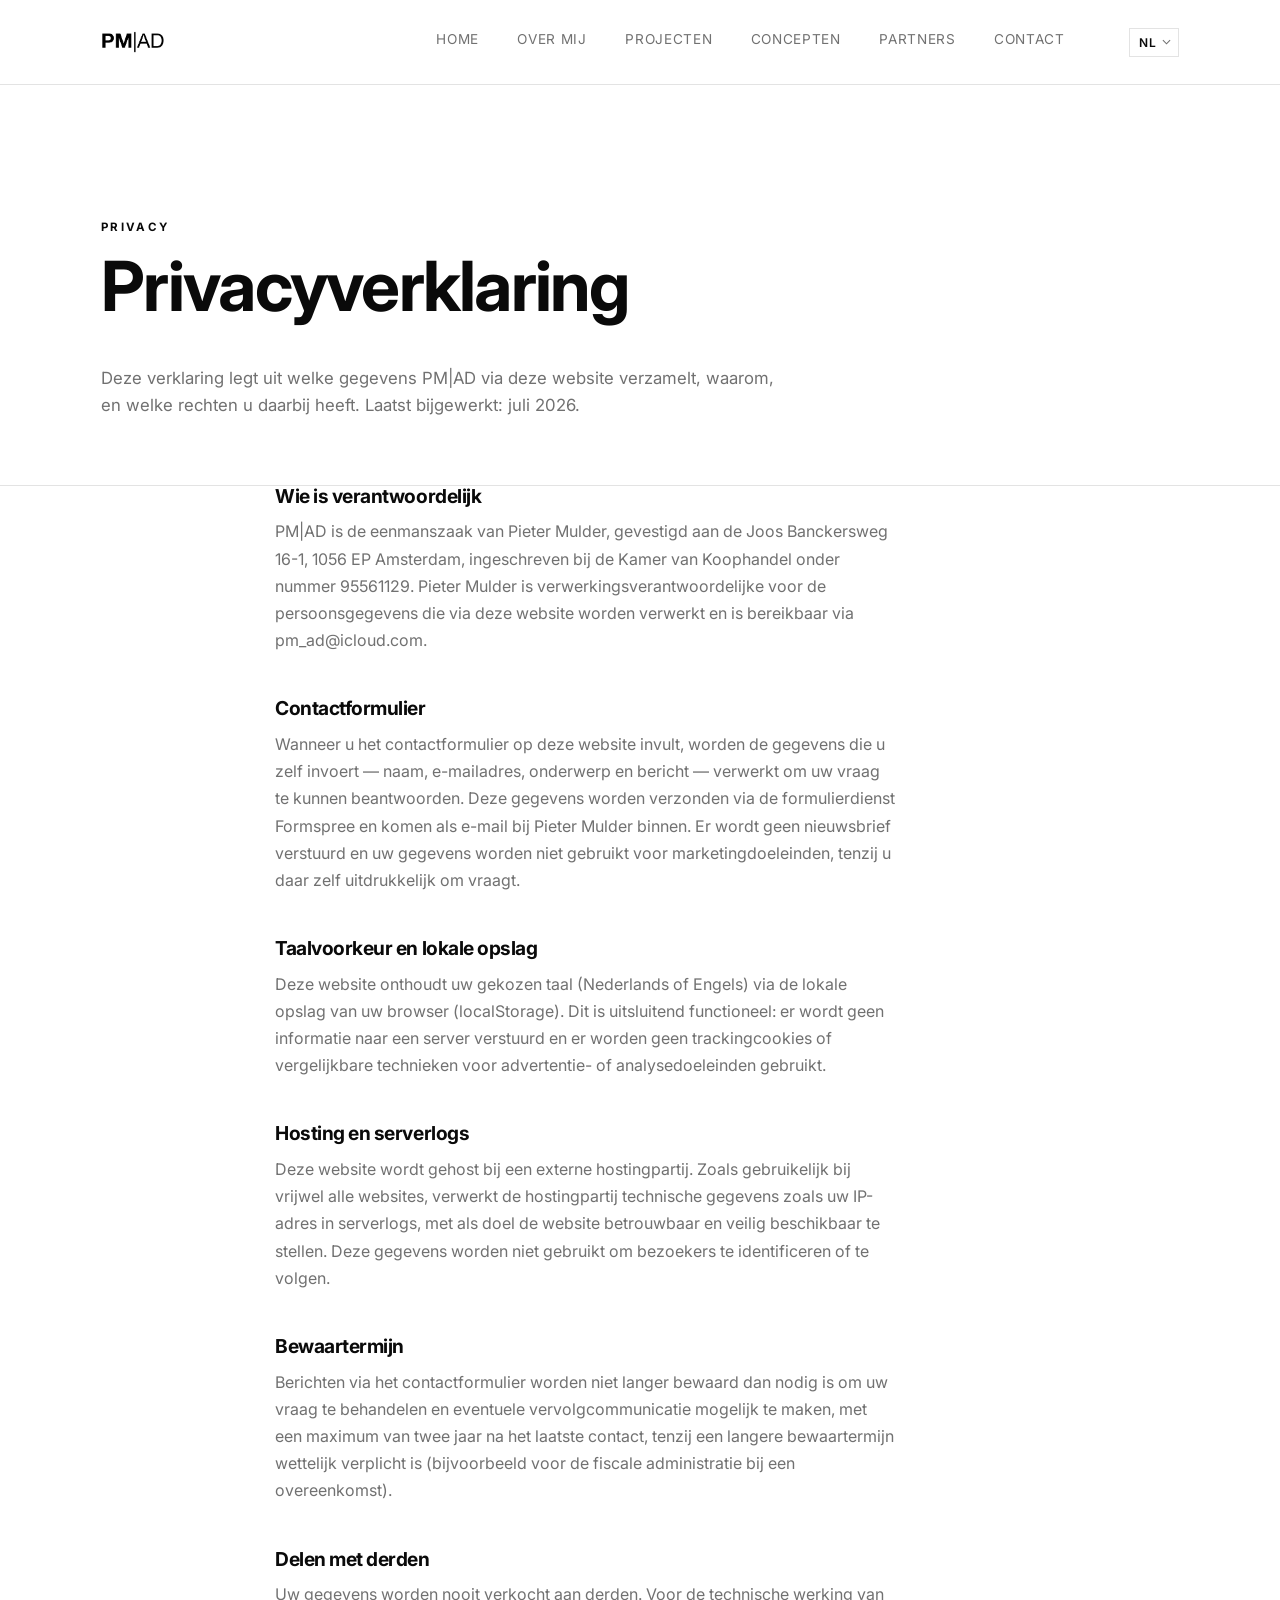
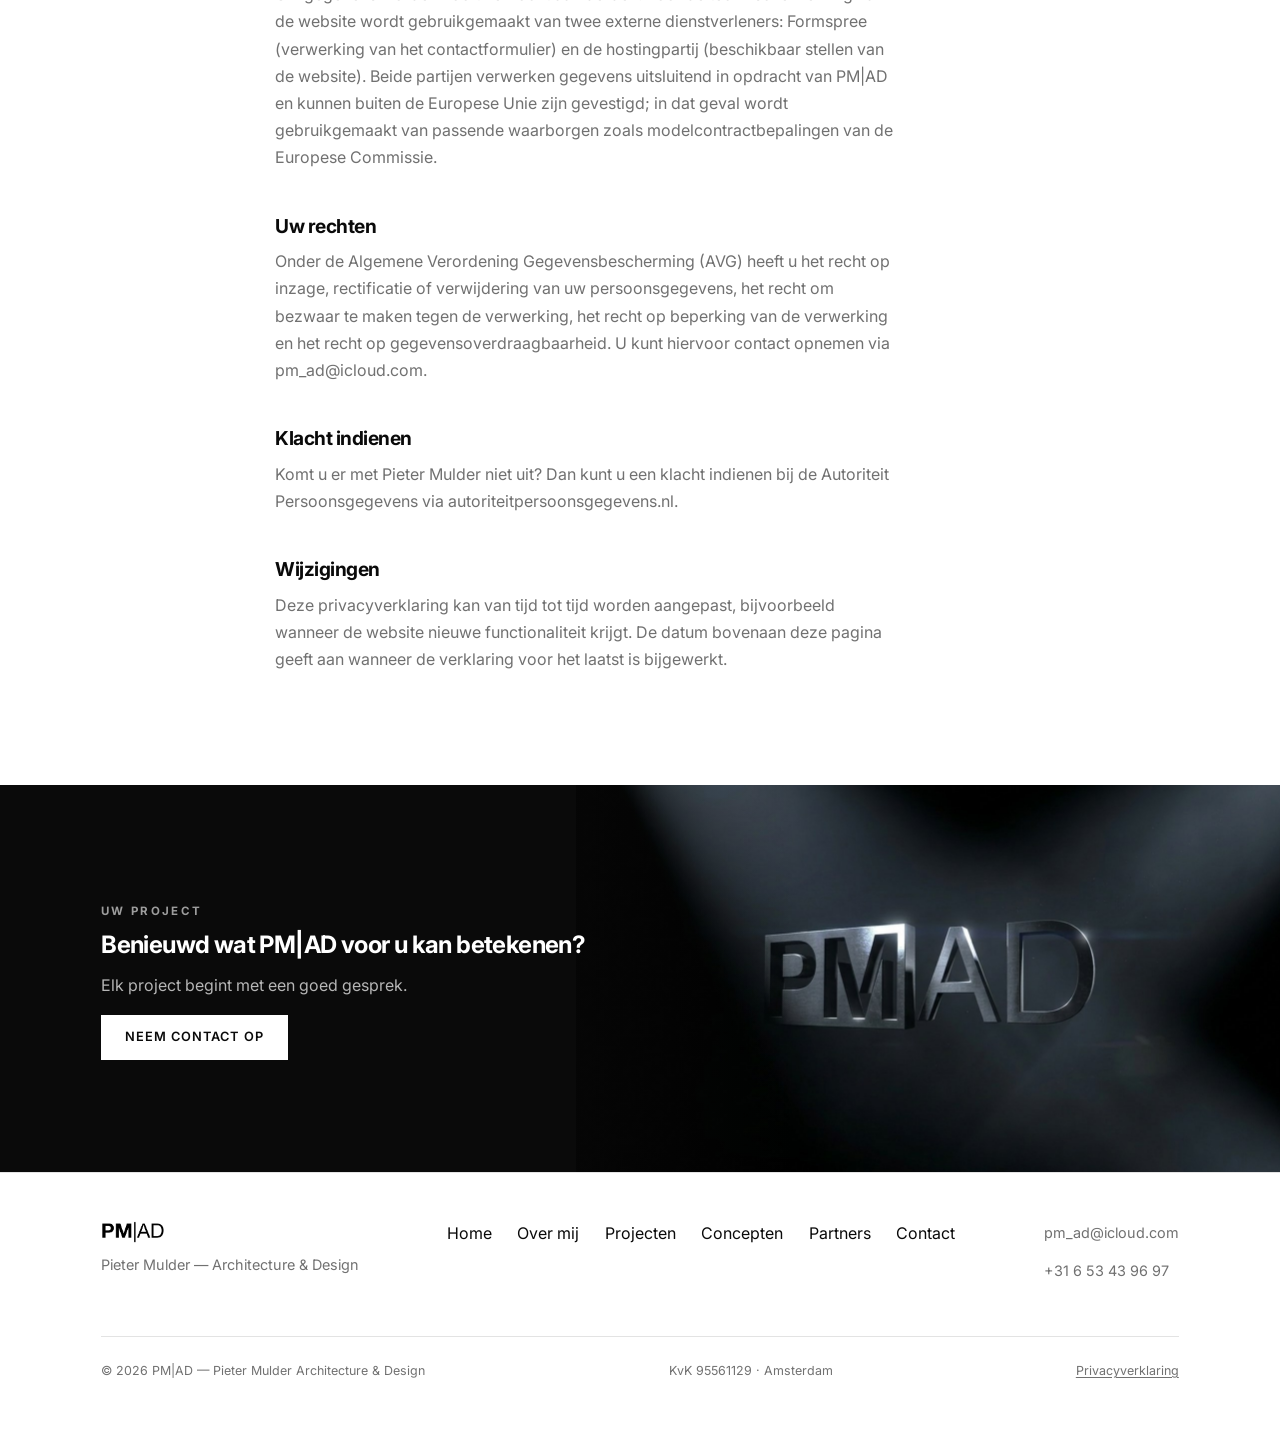
<file: privacy.html>
<!DOCTYPE html>
<html lang="nl" data-i18n-title="privacy.meta.title" data-i18n-desc="privacy.meta.description">
<head>
<meta charset="UTF-8">
<script>document.documentElement.classList.add('js');</script>
<meta name="viewport" content="width=device-width, initial-scale=1.0">
<title>Privacyverklaring — PM|AD</title>
<meta name="description" content="Hoe PM|AD — Pieter Mulder omgaat met persoonsgegevens die via deze website worden verzameld.">
<link rel="canonical" href="https://pmad.nl/privacy.html">
<meta property="og:type" content="website">
<meta property="og:site_name" content="PM|AD">
<meta property="og:locale" content="nl_NL">
<meta property="og:title" content="Privacyverklaring — PM|AD">
<meta property="og:description" content="Hoe PM|AD — Pieter Mulder omgaat met persoonsgegevens die via deze website worden verzameld.">
<meta property="og:url" content="https://pmad.nl/privacy.html">
<meta property="og:image" content="https://pmad.nl/images/og-image.jpg">
<meta property="og:image:width" content="1200">
<meta property="og:image:height" content="630">
<meta name="twitter:card" content="summary_large_image">
<meta name="twitter:title" content="Privacyverklaring — PM|AD">
<meta name="twitter:description" content="Hoe PM|AD — Pieter Mulder omgaat met persoonsgegevens die via deze website worden verzameld.">
<meta name="twitter:image" content="https://pmad.nl/images/og-image.jpg">
<link rel="icon" type="image/png" href="favicon-32.png">
<link rel="apple-touch-icon" href="apple-touch-icon.png">
<link rel="stylesheet" href="css/style.css">
<!-- Cloudflare Web Analytics -->
<script type='module' src='https://static.cloudflareinsights.com/beacon.min.js' data-cf-beacon='{"token": "836a8a6b4f5c4cd580164457f43cd622"}'></script>
<!-- End Cloudflare Web Analytics -->
</head>
<body>

<header class="site-header">
  <div class="container">
    <a href="index.html" class="logo" aria-label="PM|AD — home"><img src="images/logo-zwart-wit.png" alt="PM|AD — Pieter Mulder Architecture &amp; Design" class="logo-img"></a>
    <nav class="main-nav">
      <a href="index.html" data-i18n="nav.home">Home</a>
      <a href="over-mij.html" data-i18n="nav.about">Over mij</a>
      <a href="projecten.html" data-i18n="nav.projects">Projecten</a>
      <a href="concepten.html" data-i18n="nav.concepts">Concepten</a>
      <a href="partners.html" data-i18n="nav.partners">Partners</a>
      <a href="contact.html" data-i18n="nav.contact">Contact</a>
      <div class="lang-switch">
        <select class="lang-select" aria-label="Language / Taal">
          <option value="nl">NL</option>
          <option value="en">EN</option>
        </select>
      </div>
    </nav>
    <button class="nav-toggle" aria-label="Menu openen" data-i18n-attr="aria-label:nav.menuLabel"><span></span><span></span><span></span></button>
  </div>
</header>

<main>

  <section class="hero" style="padding-bottom: 2rem;">
    <div class="container">
      <span class="eyebrow reveal" data-i18n="privacy.hero.eyebrow">Privacy</span>
      <h1 class="reveal" style="max-width:20ch;" data-i18n="privacy.hero.title">Privacyverklaring</h1>
      <p class="lede reveal" style="max-width:62ch;" data-i18n="privacy.hero.lede">Deze verklaring legt uit welke gegevens PM|AD via deze website verzamelt, waarom, en welke rechten u daarbij heeft. Laatst bijgewerkt: juli 2026.</p>
    </div>
  </section>

  <section style="padding-top:0;">
    <div class="container" style="max-width:52rem;">
      <div class="policy-content reveal">

        <h2 data-i18n="privacy.s1.title">Wie is verantwoordelijk</h2>
        <p data-i18n="privacy.s1.body">PM|AD is de eenmanszaak van Pieter Mulder, gevestigd aan de Joos Banckersweg 16-1, 1056 EP Amsterdam, ingeschreven bij de Kamer van Koophandel onder nummer 95561129. Pieter Mulder is verwerkingsverantwoordelijke voor de persoonsgegevens die via deze website worden verwerkt en is bereikbaar via pm_ad@icloud.com.</p>

        <h2 data-i18n="privacy.s2.title">Contactformulier</h2>
        <p data-i18n="privacy.s2.body">Wanneer u het contactformulier op deze website invult, worden de gegevens die u zelf invoert — naam, e-mailadres, onderwerp en bericht — verwerkt om uw vraag te kunnen beantwoorden. Deze gegevens worden verzonden via de formulierdienst Formspree en komen als e-mail bij Pieter Mulder binnen. Er wordt geen nieuwsbrief verstuurd en uw gegevens worden niet gebruikt voor marketingdoeleinden, tenzij u daar zelf uitdrukkelijk om vraagt.</p>

        <h2 data-i18n="privacy.s3.title">Taalvoorkeur en lokale opslag</h2>
        <p data-i18n="privacy.s3.body">Deze website onthoudt uw gekozen taal (Nederlands of Engels) via de lokale opslag van uw browser (localStorage). Dit is uitsluitend functioneel: er wordt geen informatie naar een server verstuurd en er worden geen trackingcookies of vergelijkbare technieken voor advertentie- of analysedoeleinden gebruikt.</p>

        <h2 data-i18n="privacy.s4.title">Hosting en serverlogs</h2>
        <p data-i18n="privacy.s4.body">Deze website wordt gehost bij een externe hostingpartij. Zoals gebruikelijk bij vrijwel alle websites, verwerkt de hostingpartij technische gegevens zoals uw IP-adres in serverlogs, met als doel de website betrouwbaar en veilig beschikbaar te stellen. Deze gegevens worden niet gebruikt om bezoekers te identificeren of te volgen.</p>

        <h2 data-i18n="privacy.s5.title">Bewaartermijn</h2>
        <p data-i18n="privacy.s5.body">Berichten via het contactformulier worden niet langer bewaard dan nodig is om uw vraag te behandelen en eventuele vervolgcommunicatie mogelijk te maken, met een maximum van twee jaar na het laatste contact, tenzij een langere bewaartermijn wettelijk verplicht is (bijvoorbeeld voor de fiscale administratie bij een overeenkomst).</p>

        <h2 data-i18n="privacy.s6.title">Delen met derden</h2>
        <p data-i18n="privacy.s6.body">Uw gegevens worden nooit verkocht aan derden. Voor de technische werking van de website wordt gebruikgemaakt van twee externe dienstverleners: Formspree (verwerking van het contactformulier) en de hostingpartij (beschikbaar stellen van de website). Beide partijen verwerken gegevens uitsluitend in opdracht van PM|AD en kunnen buiten de Europese Unie zijn gevestigd; in dat geval wordt gebruikgemaakt van passende waarborgen zoals modelcontractbepalingen van de Europese Commissie.</p>

        <h2 data-i18n="privacy.s7.title">Uw rechten</h2>
        <p data-i18n="privacy.s7.body">Onder de Algemene Verordening Gegevensbescherming (AVG) heeft u het recht op inzage, rectificatie of verwijdering van uw persoonsgegevens, het recht om bezwaar te maken tegen de verwerking, het recht op beperking van de verwerking en het recht op gegevensoverdraagbaarheid. U kunt hiervoor contact opnemen via pm_ad@icloud.com.</p>

        <h2 data-i18n="privacy.s8.title">Klacht indienen</h2>
        <p data-i18n="privacy.s8.body">Komt u er met Pieter Mulder niet uit? Dan kunt u een klacht indienen bij de Autoriteit Persoonsgegevens via autoriteitpersoonsgegevens.nl.</p>

        <h2 data-i18n="privacy.s9.title">Wijzigingen</h2>
        <p data-i18n="privacy.s9.body">Deze privacyverklaring kan van tijd tot tijd worden aangepast, bijvoorbeeld wanneer de website nieuwe functionaliteit krijgt. De datum bovenaan deze pagina geeft aan wanneer de verklaring voor het laatst is bijgewerkt.</p>

      </div>
    </div>
  </section>

  <section class="cta-band">
    <div class="container">
      <span class="eyebrow" data-i18n="projects.cta.eyebrow">Uw project</span>
      <h2 data-i18n="projects.cta.title">Benieuwd wat PM|AD voor u kan betekenen?</h2>
      <p data-i18n="projects.cta.text">Elk project begint met een goed gesprek.</p>
      <div class="btn-row">
        <a href="contact.html" class="btn btn-primary" data-i18n="projects.cta.btnContact">Neem contact op</a>
      </div>
    </div>
  </section>

</main>

<footer class="site-footer">
  <div class="container">
    <div class="footer-grid">
      <div class="footer-col">
        <a href="index.html" class="logo"><img src="images/logo-zwart-wit.png" alt="PM|AD — Pieter Mulder Architecture &amp; Design" class="logo-img"></a>
        <p data-i18n="footer.tagline">Pieter Mulder — Architecture &amp; Design</p>
      </div>
      <nav class="footer-nav">
        <a href="index.html" data-i18n="nav.home">Home</a>
        <a href="over-mij.html" data-i18n="nav.about">Over mij</a>
        <a href="projecten.html" data-i18n="nav.projects">Projecten</a>
        <a href="concepten.html" data-i18n="nav.concepts">Concepten</a>
        <a href="partners.html" data-i18n="nav.partners">Partners</a>
        <a href="contact.html" data-i18n="nav.contact">Contact</a>
      </nav>
      <div class="footer-col">
        <p><a href="mailto:pm_ad@icloud.com">pm_ad@icloud.com</a></p>
        <p><a href="tel:+31653439697">+31 6 53 43 96 97</a></p>
      </div>
    </div>
    <div class="footer-bottom">
      <span>&copy; <span data-year></span> <span data-i18n="footer.copyrightName">PM|AD — Pieter Mulder Architecture &amp; Design</span></span>
      <span>KvK 95561129 · Amsterdam</span>
      <a href="privacy.html" data-i18n="footer.privacyLink">Privacyverklaring</a>
    </div>
  </div>
</footer>

<script src="js/i18n.js"></script>
<script src="js/main.js"></script>
</body>
</html>
</file>
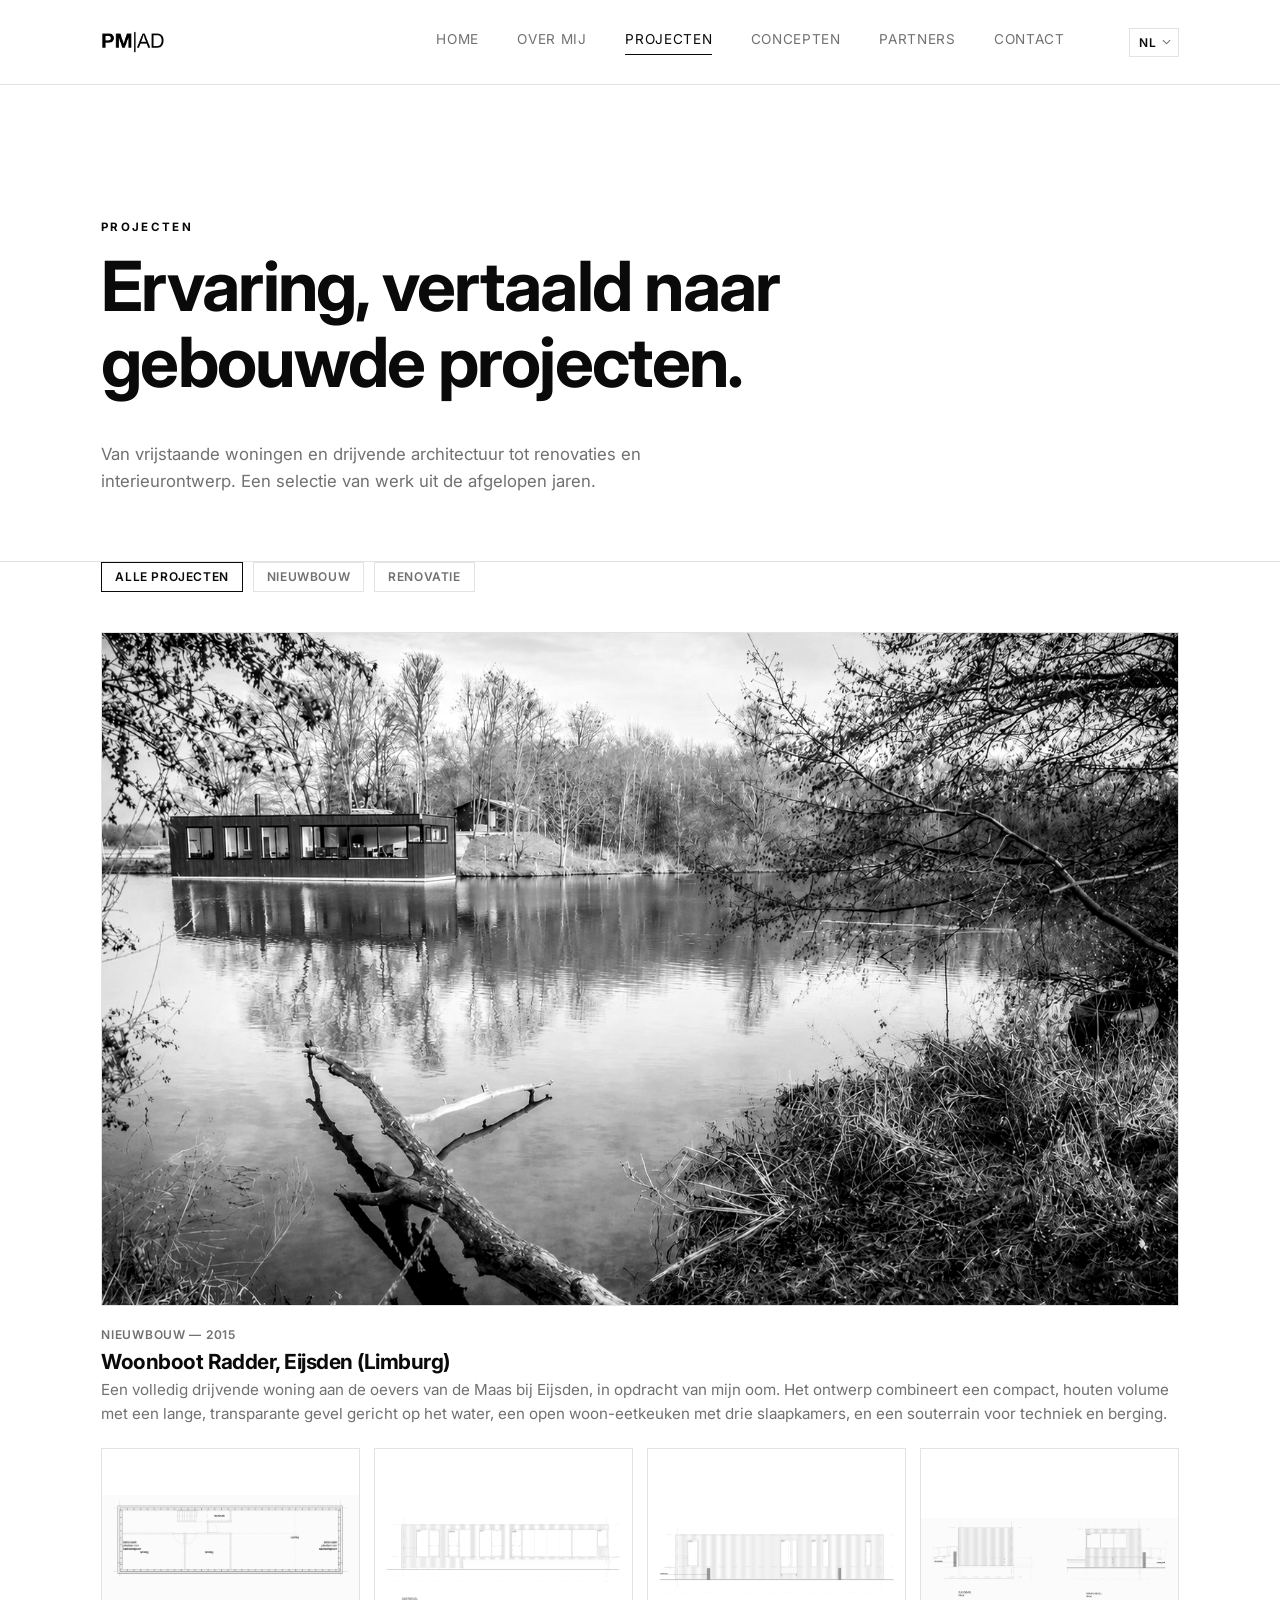
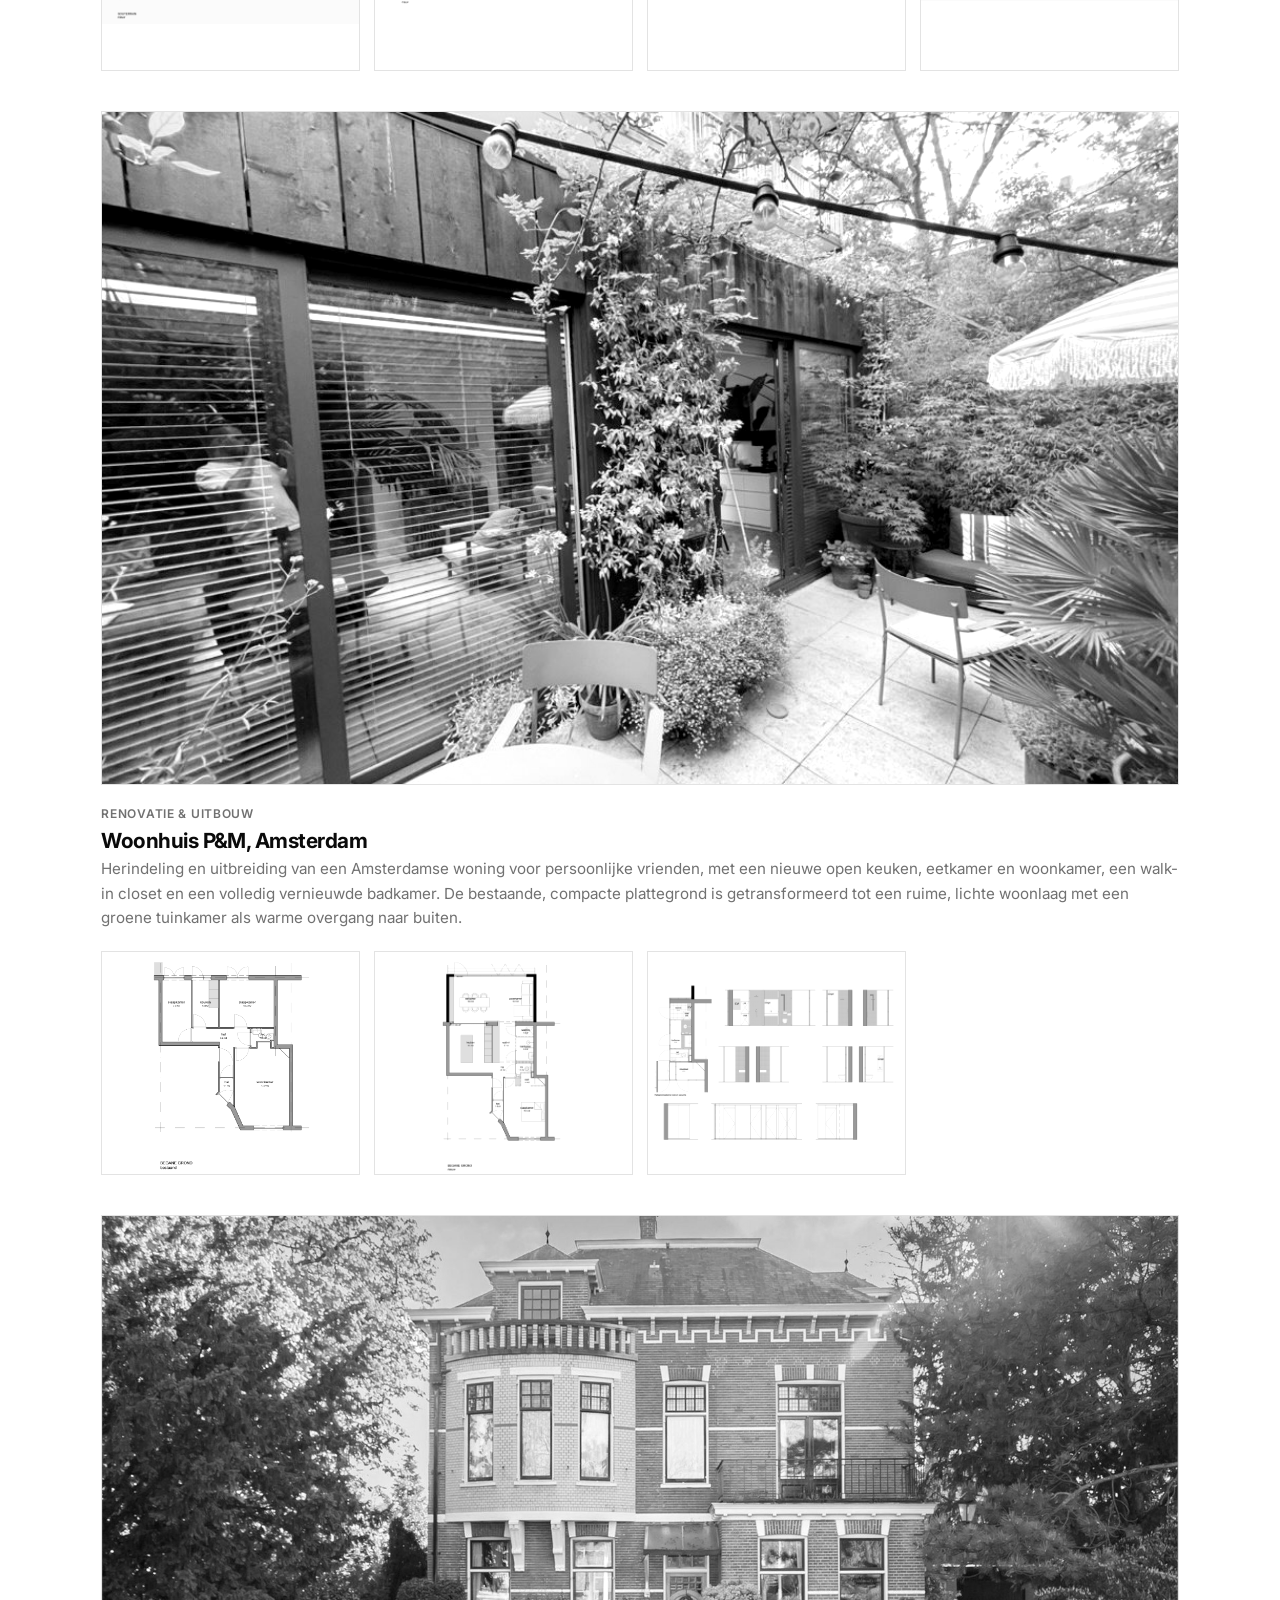
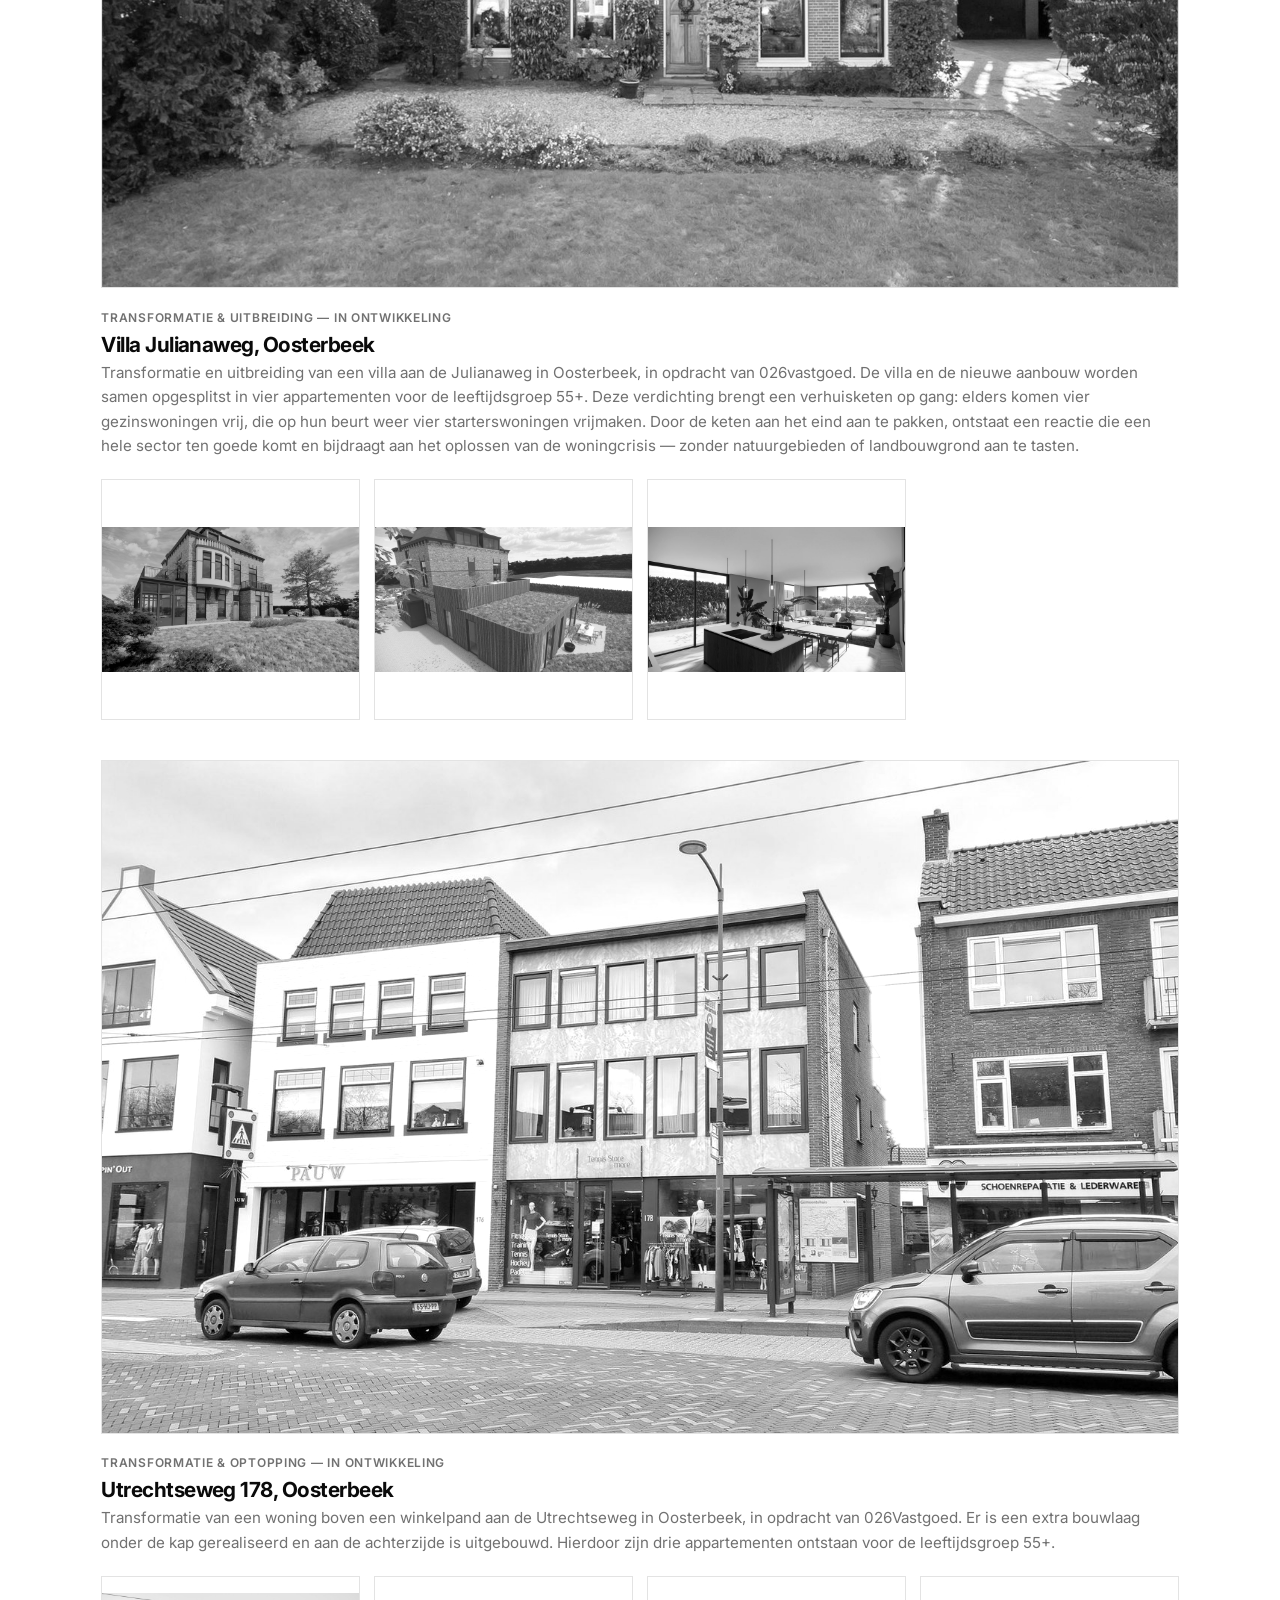
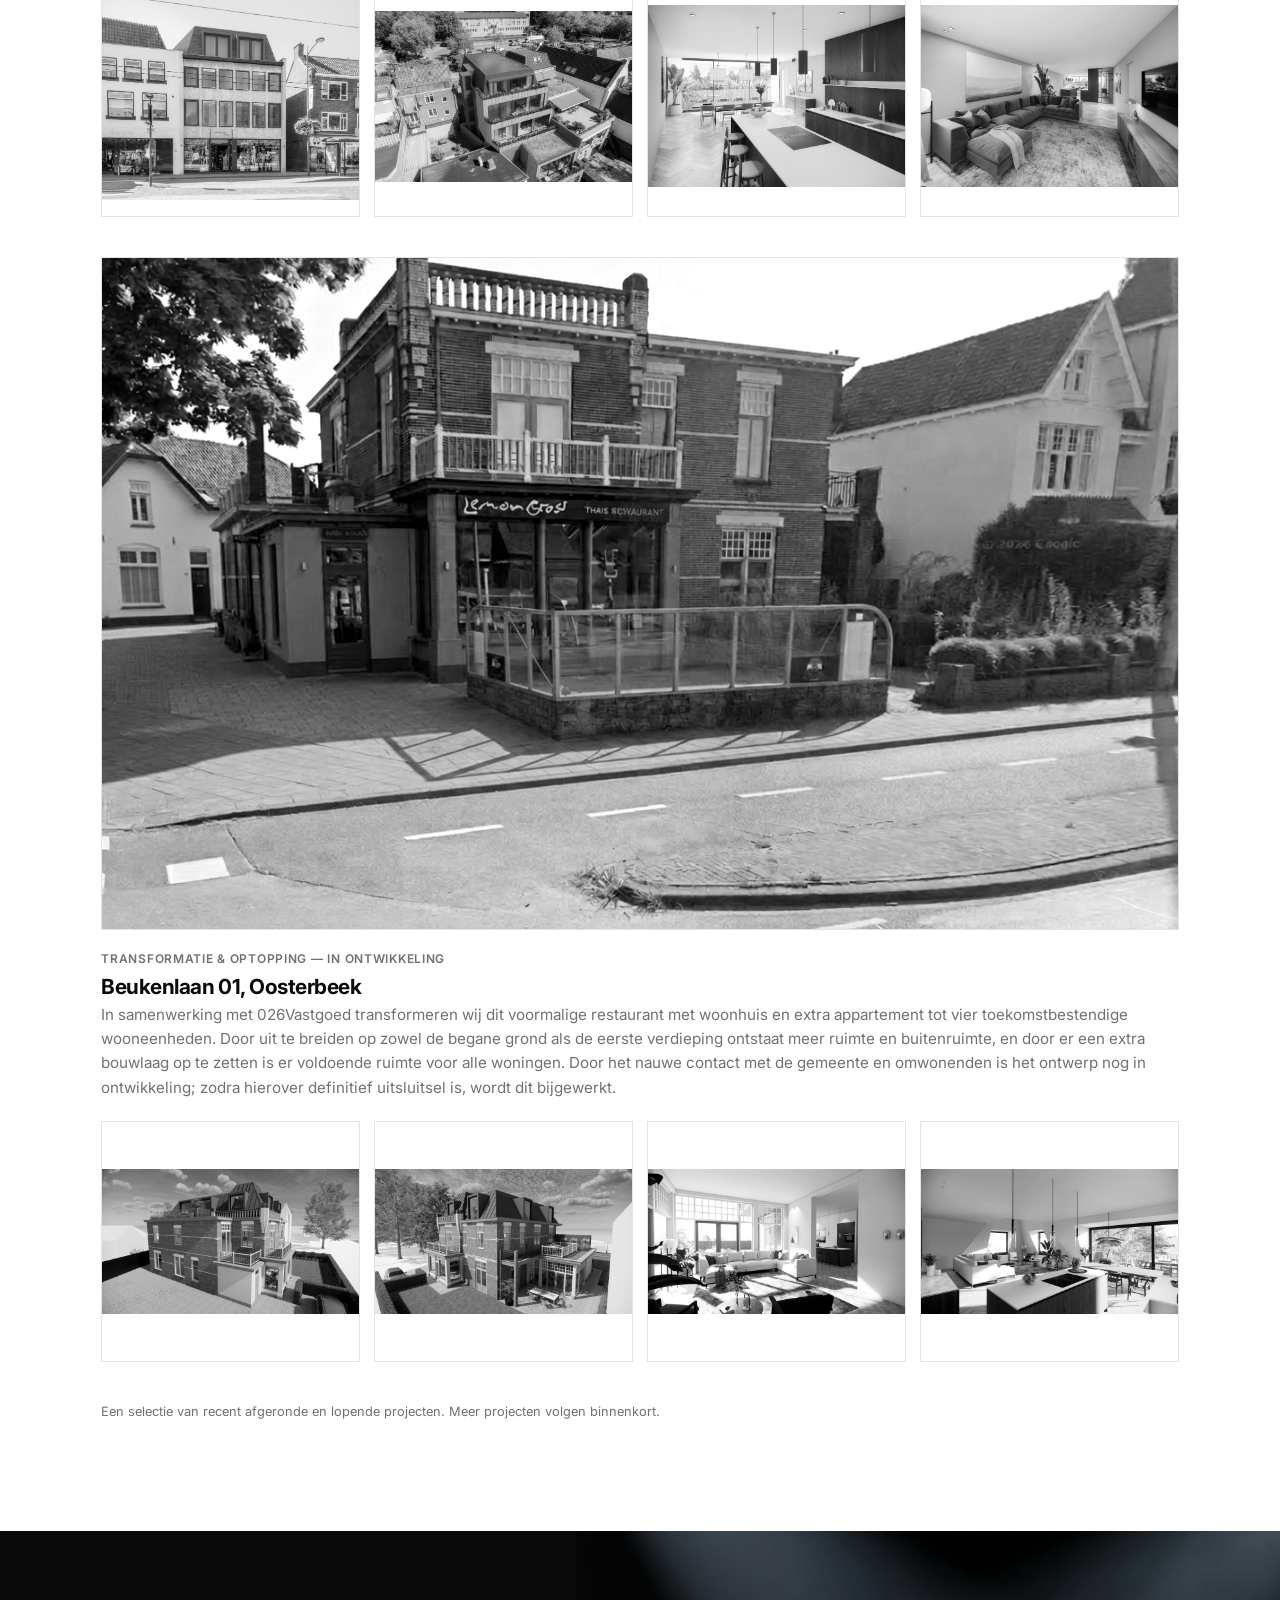
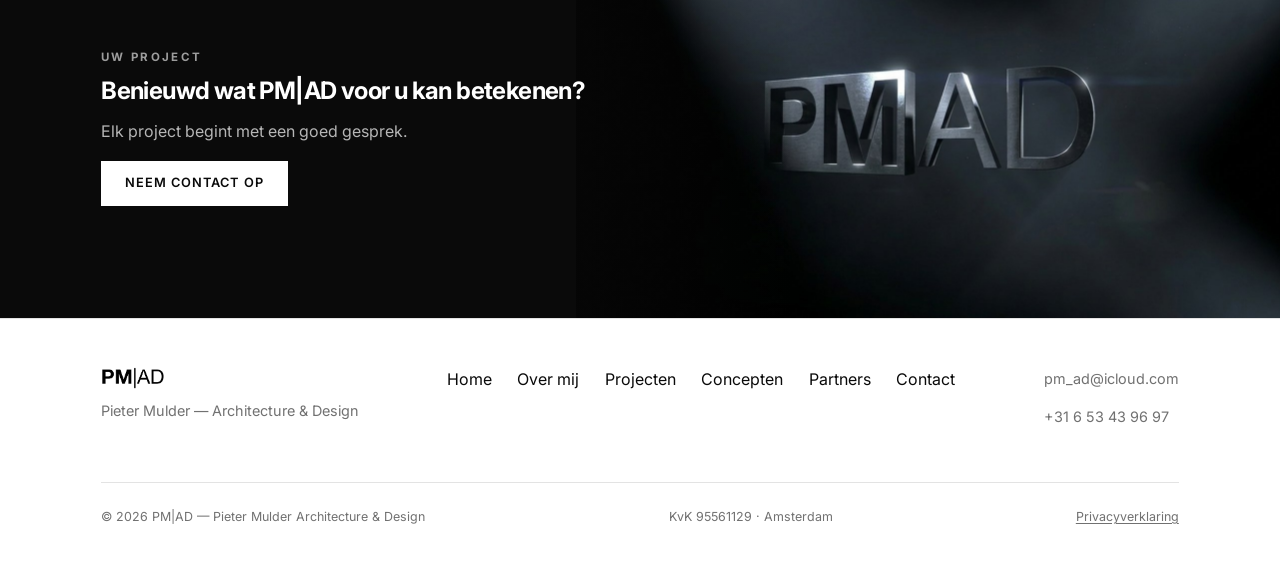
<file: projecten.html>
<!DOCTYPE html>
<html lang="nl" data-i18n-title="projects.meta.title" data-i18n-desc="projects.meta.description">
<head>
<meta charset="UTF-8">
<script>document.documentElement.classList.add('js');</script>
<meta name="viewport" content="width=device-width, initial-scale=1.0">
<title>Projecten — PM|AD</title>
<meta name="description" content="Een selectie van architectuurprojecten van PM|AD — Pieter Mulder, waaronder nieuwbouw, renovatie, interieur en een drijvende woning in Eijsden.">
<link rel="canonical" href="https://pmad.nl/projecten.html">
<meta property="og:type" content="website">
<meta property="og:site_name" content="PM|AD">
<meta property="og:locale" content="nl_NL">
<meta property="og:title" content="Projecten — PM|AD">
<meta property="og:description" content="Een selectie van architectuurprojecten van PM|AD — Pieter Mulder, waaronder nieuwbouw, renovatie, interieur en een drijvende woning in Eijsden.">
<meta property="og:url" content="https://pmad.nl/projecten.html">
<meta property="og:image" content="https://pmad.nl/images/og-image.jpg">
<meta property="og:image:width" content="1200">
<meta property="og:image:height" content="630">
<meta name="twitter:card" content="summary_large_image">
<meta name="twitter:title" content="Projecten — PM|AD">
<meta name="twitter:description" content="Een selectie van architectuurprojecten van PM|AD — Pieter Mulder, waaronder nieuwbouw, renovatie, interieur en een drijvende woning in Eijsden.">
<meta name="twitter:image" content="https://pmad.nl/images/og-image.jpg">
<link rel="icon" type="image/png" href="favicon-32.png">
<link rel="apple-touch-icon" href="apple-touch-icon.png">
<link rel="stylesheet" href="css/style.css">
<!-- Cloudflare Web Analytics -->
<script type='module' src='https://static.cloudflareinsights.com/beacon.min.js' data-cf-beacon='{"token": "836a8a6b4f5c4cd580164457f43cd622"}'></script>
<!-- End Cloudflare Web Analytics -->
</head>
<body>

<header class="site-header">
  <div class="container">
    <a href="index.html" class="logo" aria-label="PM|AD — home"><img src="images/logo-zwart-wit.png" alt="PM|AD — Pieter Mulder Architecture &amp; Design" class="logo-img"></a>
    <nav class="main-nav">
      <a href="index.html" data-i18n="nav.home">Home</a>
      <a href="over-mij.html" data-i18n="nav.about">Over mij</a>
      <a href="projecten.html" class="active" data-i18n="nav.projects">Projecten</a>
      <a href="concepten.html" data-i18n="nav.concepts">Concepten</a>
      <a href="partners.html" data-i18n="nav.partners">Partners</a>
      <a href="contact.html" data-i18n="nav.contact">Contact</a>
      <div class="lang-switch">
        <select class="lang-select" aria-label="Language / Taal">
          <option value="nl">NL</option>
          <option value="en">EN</option>
        </select>
      </div>
    </nav>
    <button class="nav-toggle" aria-label="Menu openen" data-i18n-attr="aria-label:nav.menuLabel"><span></span><span></span><span></span></button>
  </div>
</header>

<main>

  <section class="hero" style="padding-bottom: 2rem;">
    <div class="container">
      <span class="eyebrow reveal" data-i18n="projects.hero.eyebrow">Projecten</span>
      <h1 class="reveal" style="max-width:20ch;" data-i18n="projects.hero.title">Ervaring, vertaald naar gebouwde projecten.</h1>
      <p class="lede reveal" style="max-width:56ch;" data-i18n="projects.hero.lede">Van vrijstaande woningen en drijvende architectuur tot renovaties en interieurontwerp. Een selectie van werk uit de afgelopen jaren.</p>
    </div>
  </section>

  <section style="padding-top:0;">
    <div class="container">
      <div class="filters reveal">
        <button class="active" data-filter="alle" data-i18n="projects.filters.all">Alle projecten</button>
        <button data-filter="nieuwbouw" data-i18n="projects.filters.new">Nieuwbouw</button>
        <button data-filter="renovatie" data-i18n="projects.filters.reno">Renovatie</button>
      </div>

      <div class="project-grid wide reveal">

        <!-- Echt project: Woonboot Radder, Eijsden -->
        <article class="project-card" data-category="nieuwbouw" style="grid-column: 1 / -1;">
          <a class="project-photo" href="woonboot-radder.html" aria-label="Woonboot Radder — bekijk alle beelden">
            <img src="images/eijsden-exterieur.jpg" alt="Woonboot Radder — aanzicht vanaf het water, Eijsden" loading="lazy">
            <span class="photo-hint" data-i18n="common.viewAllImages">Bekijk alle beelden</span>
          </a>
          <span class="meta" data-i18n="projects.radder.meta">Nieuwbouw — 2015</span>
          <h3 data-i18n="projects.radder.title">Woonboot Radder, Eijsden (Limburg)</h3>
          <p data-i18n="projects.radder.desc">Een volledig drijvende woning aan de oevers van de Maas bij Eijsden, in opdracht van mijn oom. Het ontwerp combineert een compact, houten volume met een lange, transparante gevel gericht op het water, een open woon-eetkeuken met drie slaapkamers, en een souterrain voor techniek en berging.</p>
          <div class="drawing-strip">
            <div class="drawing-thumb">
              <img src="images/eijsden-souterrain.png" alt="Woonboot Radder — plattegrond souterrain" loading="lazy">
              <span data-i18n="projects.radder.d1">Souterrain</span>
            </div>
            <div class="drawing-thumb">
              <img src="images/eijsden-oostgevel.png" alt="Woonboot Radder — oostgevel" loading="lazy">
              <span data-i18n="projects.radder.d2">Oostgevel</span>
            </div>
            <div class="drawing-thumb">
              <img src="images/eijsden-westgevel.png" alt="Woonboot Radder — westgevel" loading="lazy">
              <span data-i18n="projects.radder.d3">Westgevel</span>
            </div>
            <div class="drawing-thumb">
              <img src="images/eijsden-zuid-noordgevel.png" alt="Woonboot Radder — zuid- en noordgevel" loading="lazy">
              <span data-i18n="projects.radder.d4">Zuid- &amp; noordgevel</span>
            </div>
          </div>
        </article>

        <!-- Echt project: Woonhuis P&M, Amsterdam -->
        <article class="project-card" data-category="renovatie" style="grid-column: 1 / -1;">
          <a class="project-photo" href="woonhuis-pm.html" aria-label="Woonhuis P&amp;M — bekijk alle beelden">
            <img src="images/amsterdam-tuinkamer.jpg" alt="Woonhuis P&amp;M — tuinkamer, Amsterdam" loading="lazy">
            <span class="photo-hint" data-i18n="common.viewAllImages">Bekijk alle beelden</span>
          </a>
          <span class="meta" data-i18n="projects.pm.meta">Renovatie &amp; uitbouw</span>
          <h3 data-i18n="projects.pm.title">Woonhuis P&amp;M, Amsterdam</h3>
          <p data-i18n="projects.pm.desc">Herindeling en uitbreiding van een Amsterdamse woning voor persoonlijke vrienden, met een nieuwe open keuken, eetkamer en woonkamer, een walk-in closet en een volledig vernieuwde badkamer. De bestaande, compacte plattegrond is getransformeerd tot een ruime, lichte woonlaag met een groene tuinkamer als warme overgang naar buiten.</p>
          <div class="drawing-strip">
            <div class="drawing-thumb">
              <img src="images/amsterdam-plattegrond-bestaand.png" alt="Woonhuis P&amp;M — plattegrond bestaand" loading="lazy">
              <span data-i18n="projects.pm.d1">Plattegrond bestaand</span>
            </div>
            <div class="drawing-thumb">
              <img src="images/amsterdam-plattegrond-nieuw.png" alt="Woonhuis P&amp;M — plattegrond nieuw" loading="lazy">
              <span data-i18n="projects.pm.d2">Plattegrond nieuw</span>
            </div>
            <div class="drawing-thumb">
              <img src="images/amsterdam-badkamer-detail.png" alt="Woonhuis P&amp;M — badkamerdetail" loading="lazy">
              <span data-i18n="projects.pm.d3">Badkamerdetail</span>
            </div>
          </div>
        </article>

        <!-- Echt project: Villa Julianaweg, Oosterbeek -->
        <article class="project-card" data-category="renovatie" style="grid-column: 1 / -1;">
          <a class="project-photo" href="villa-julianaweg.html" aria-label="Villa Julianaweg — bekijk alle beelden">
            <img src="images/julianaweg-bestaand.jpg" alt="Villa Julianaweg — bestaande situatie, Oosterbeek" loading="lazy">
            <span class="photo-hint" data-i18n="common.viewAllImages">Bekijk alle beelden</span>
          </a>
          <span class="meta" data-i18n="projects.julianaweg.meta">Transformatie &amp; uitbreiding — in ontwikkeling</span>
          <h3 data-i18n="projects.julianaweg.title">Villa Julianaweg, Oosterbeek</h3>
          <p data-i18n="projects.julianaweg.desc">Transformatie en uitbreiding van een villa aan de Julianaweg in Oosterbeek, in opdracht van 026vastgoed. De villa en de nieuwe aanbouw worden samen opgesplitst in vier appartementen voor de leeftijdsgroep 55+. Deze verdichting brengt een verhuisketen op gang: elders komen vier gezinswoningen vrij, die op hun beurt weer vier starterswoningen vrijmaken. Door de keten aan het eind aan te pakken, ontstaat een reactie die een hele sector ten goede komt en bijdraagt aan het oplossen van de woningcrisis &mdash; zonder natuurgebieden of landbouwgrond aan te tasten.</p>
          <div class="drawing-strip">
            <div class="drawing-thumb">
              <img src="images/julianaweg-voorzijde.jpg" alt="Villa Julianaweg — voorzijde met nieuwe aanbouw (render)" loading="lazy">
              <span data-i18n="projects.julianaweg.d1">Voorzijde met nieuwe aanbouw (render)</span>
            </div>
            <div class="drawing-thumb">
              <img src="images/julianaweg-achterzijde.jpg" alt="Villa Julianaweg — achterzijde met nieuwe aanbouw (render)" loading="lazy">
              <span data-i18n="projects.julianaweg.d2">Achterzijde met nieuwe aanbouw (render)</span>
            </div>
            <div class="drawing-thumb">
              <img src="images/julianaweg-keuken.jpg" alt="Villa Julianaweg — interieur keuken en woonkamer (render)" loading="lazy">
              <span data-i18n="projects.julianaweg.d3">Interieur keuken en woonkamer (render)</span>
            </div>
          </div>
        </article>

        <!-- Echt project: Utrechtseweg 178, Oosterbeek -->
        <article class="project-card" data-category="renovatie" style="grid-column: 1 / -1;">
          <a class="project-photo" href="utrechtseweg-178.html" aria-label="Utrechtseweg 178 — bekijk alle beelden">
            <img src="images/utrechtseweg-bestaand.jpg" alt="Utrechtseweg 178 — bestaande situatie, Oosterbeek" loading="lazy">
            <span class="photo-hint" data-i18n="common.viewAllImages">Bekijk alle beelden</span>
          </a>
          <span class="meta" data-i18n="projects.utrechtseweg.meta">Transformatie &amp; optopping — in ontwikkeling</span>
          <h3 data-i18n="projects.utrechtseweg.title">Utrechtseweg 178, Oosterbeek</h3>
          <p data-i18n="projects.utrechtseweg.desc">Transformatie van een woning boven een winkelpand aan de Utrechtseweg in Oosterbeek, in opdracht van 026Vastgoed. Er is een extra bouwlaag onder de kap gerealiseerd en aan de achterzijde is uitgebouwd. Hierdoor zijn drie appartementen ontstaan voor de leeftijdsgroep 55+.</p>
          <div class="drawing-strip">
            <div class="drawing-thumb">
              <img src="images/utrechtseweg-voorzijde.jpg" alt="Utrechtseweg 178 — voorzijde met nieuwe kaplaag (render)" loading="lazy">
              <span data-i18n="projects.utrechtseweg.d1">Voorzijde met nieuwe kaplaag (render)</span>
            </div>
            <div class="drawing-thumb">
              <img src="images/utrechtseweg-luchtfoto.jpg" alt="Utrechtseweg 178 — luchtfoto achterzijde met uitbouw (render)" loading="lazy">
              <span data-i18n="projects.utrechtseweg.d2">Luchtfoto achterzijde met uitbouw (render)</span>
            </div>
            <div class="drawing-thumb">
              <img src="images/utrechtseweg-keuken.jpg" alt="Utrechtseweg 178 — interieur keuken (render)" loading="lazy">
              <span data-i18n="projects.utrechtseweg.d3">Interieur keuken (render)</span>
            </div>
            <div class="drawing-thumb">
              <img src="images/utrechtseweg-woonkamer.jpg" alt="Utrechtseweg 178 — interieur woonkamer (render)" loading="lazy">
              <span data-i18n="projects.utrechtseweg.d4">Interieur woonkamer (render)</span>
            </div>
          </div>
        </article>

        <!-- Echt project: Beukenlaan 01, Oosterbeek -->
        <article class="project-card" data-category="renovatie" style="grid-column: 1 / -1;">
          <a class="project-photo" href="beukenlaan-01-oosterbeek.html" aria-label="Beukenlaan 01 — bekijk alle beelden">
            <img src="images/beukenlaan-bestaand.jpg" alt="Beukenlaan 01 — bestaande situatie, Oosterbeek" loading="lazy">
            <span class="photo-hint" data-i18n="common.viewAllImages">Bekijk alle beelden</span>
          </a>
          <span class="meta" data-i18n="projects.beukenlaan.meta">Transformatie &amp; optopping — in ontwikkeling</span>
          <h3 data-i18n="projects.beukenlaan.title">Beukenlaan 01, Oosterbeek</h3>
          <p data-i18n="projects.beukenlaan.desc">In samenwerking met 026Vastgoed transformeren wij dit voormalige restaurant met woonhuis en extra appartement tot vier toekomstbestendige wooneenheden. Door uit te breiden op zowel de begane grond als de eerste verdieping ontstaat meer ruimte en buitenruimte, en door er een extra bouwlaag op te zetten is er voldoende ruimte voor alle woningen. Door het nauwe contact met de gemeente en omwonenden is het ontwerp nog in ontwikkeling; zodra hierover definitief uitsluitsel is, wordt dit bijgewerkt.</p>
          <div class="drawing-strip">
            <div class="drawing-thumb">
              <img src="images/beukenlaan-gevel-achter.jpg" alt="Beukenlaan 01 — achtergevel met dakterras en balkons (render)" loading="lazy">
              <span data-i18n="projects.beukenlaan.d1">Achtergevel met dakterras en balkons (render)</span>
            </div>
            <div class="drawing-thumb">
              <img src="images/beukenlaan-gevel-voor.jpg" alt="Beukenlaan 01 — voorgevel en tuin (render)" loading="lazy">
              <span data-i18n="projects.beukenlaan.d2">Voorgevel en tuin (render)</span>
            </div>
            <div class="drawing-thumb">
              <img src="images/beukenlaan-bg-woonkamer.jpg" alt="Beukenlaan 01 — begane grond: woonkamer (render)" loading="lazy">
              <span data-i18n="projects.beukenlaan.d5">Begane grond: woonkamer (render)</span>
            </div>
            <div class="drawing-thumb">
              <img src="images/beukenlaan-2e-woonruimte.jpg" alt="Beukenlaan 01 — 2e verdieping: open keuken en woonruimte onder de kap (render)" loading="lazy">
              <span data-i18n="projects.beukenlaan.d8">2e verdieping: open keuken en woonruimte onder de kap (render)</span>
            </div>
          </div>
        </article>

      </div>

      <p class="form-note" style="margin-top:2.5rem;" data-i18n="projects.note">Een selectie van recent afgeronde en lopende projecten. Meer projecten volgen binnenkort.</p>
    </div>
  </section>

  <section class="cta-band">
    <div class="container">
      <span class="eyebrow" data-i18n="projects.cta.eyebrow">Uw project</span>
      <h2 data-i18n="projects.cta.title">Benieuwd wat PM|AD voor u kan betekenen?</h2>
      <p data-i18n="projects.cta.text">Elk project begint met een goed gesprek.</p>
      <div class="btn-row">
        <a href="contact.html" class="btn btn-primary" data-i18n="projects.cta.btnContact">Neem contact op</a>
      </div>
    </div>
  </section>

</main>

<footer class="site-footer">
  <div class="container">
    <div class="footer-grid">
      <div class="footer-col">
        <a href="index.html" class="logo"><img src="images/logo-zwart-wit.png" alt="PM|AD — Pieter Mulder Architecture &amp; Design" class="logo-img"></a>
        <p data-i18n="footer.tagline">Pieter Mulder — Architecture &amp; Design</p>
      </div>
      <nav class="footer-nav">
        <a href="index.html" data-i18n="nav.home">Home</a>
        <a href="over-mij.html" data-i18n="nav.about">Over mij</a>
        <a href="projecten.html" data-i18n="nav.projects">Projecten</a>
        <a href="concepten.html" data-i18n="nav.concepts">Concepten</a>
        <a href="partners.html" data-i18n="nav.partners">Partners</a>
        <a href="contact.html" data-i18n="nav.contact">Contact</a>
      </nav>
      <div class="footer-col">
        <p><a href="mailto:pm_ad@icloud.com">pm_ad@icloud.com</a></p>
        <p><a href="tel:+31653439697">+31 6 53 43 96 97</a></p>
      </div>
    </div>
    <div class="footer-bottom">
      <span>&copy; <span data-year></span> <span data-i18n="footer.copyrightName">PM|AD — Pieter Mulder Architecture &amp; Design</span></span>
      <span>KvK 95561129 · Amsterdam</span>
      <a href="privacy.html" data-i18n="footer.privacyLink">Privacyverklaring</a>
    </div>
  </div>
</footer>

<script src="js/i18n.js"></script>
<script src="js/main.js"></script>
</body>
</html>
</file>
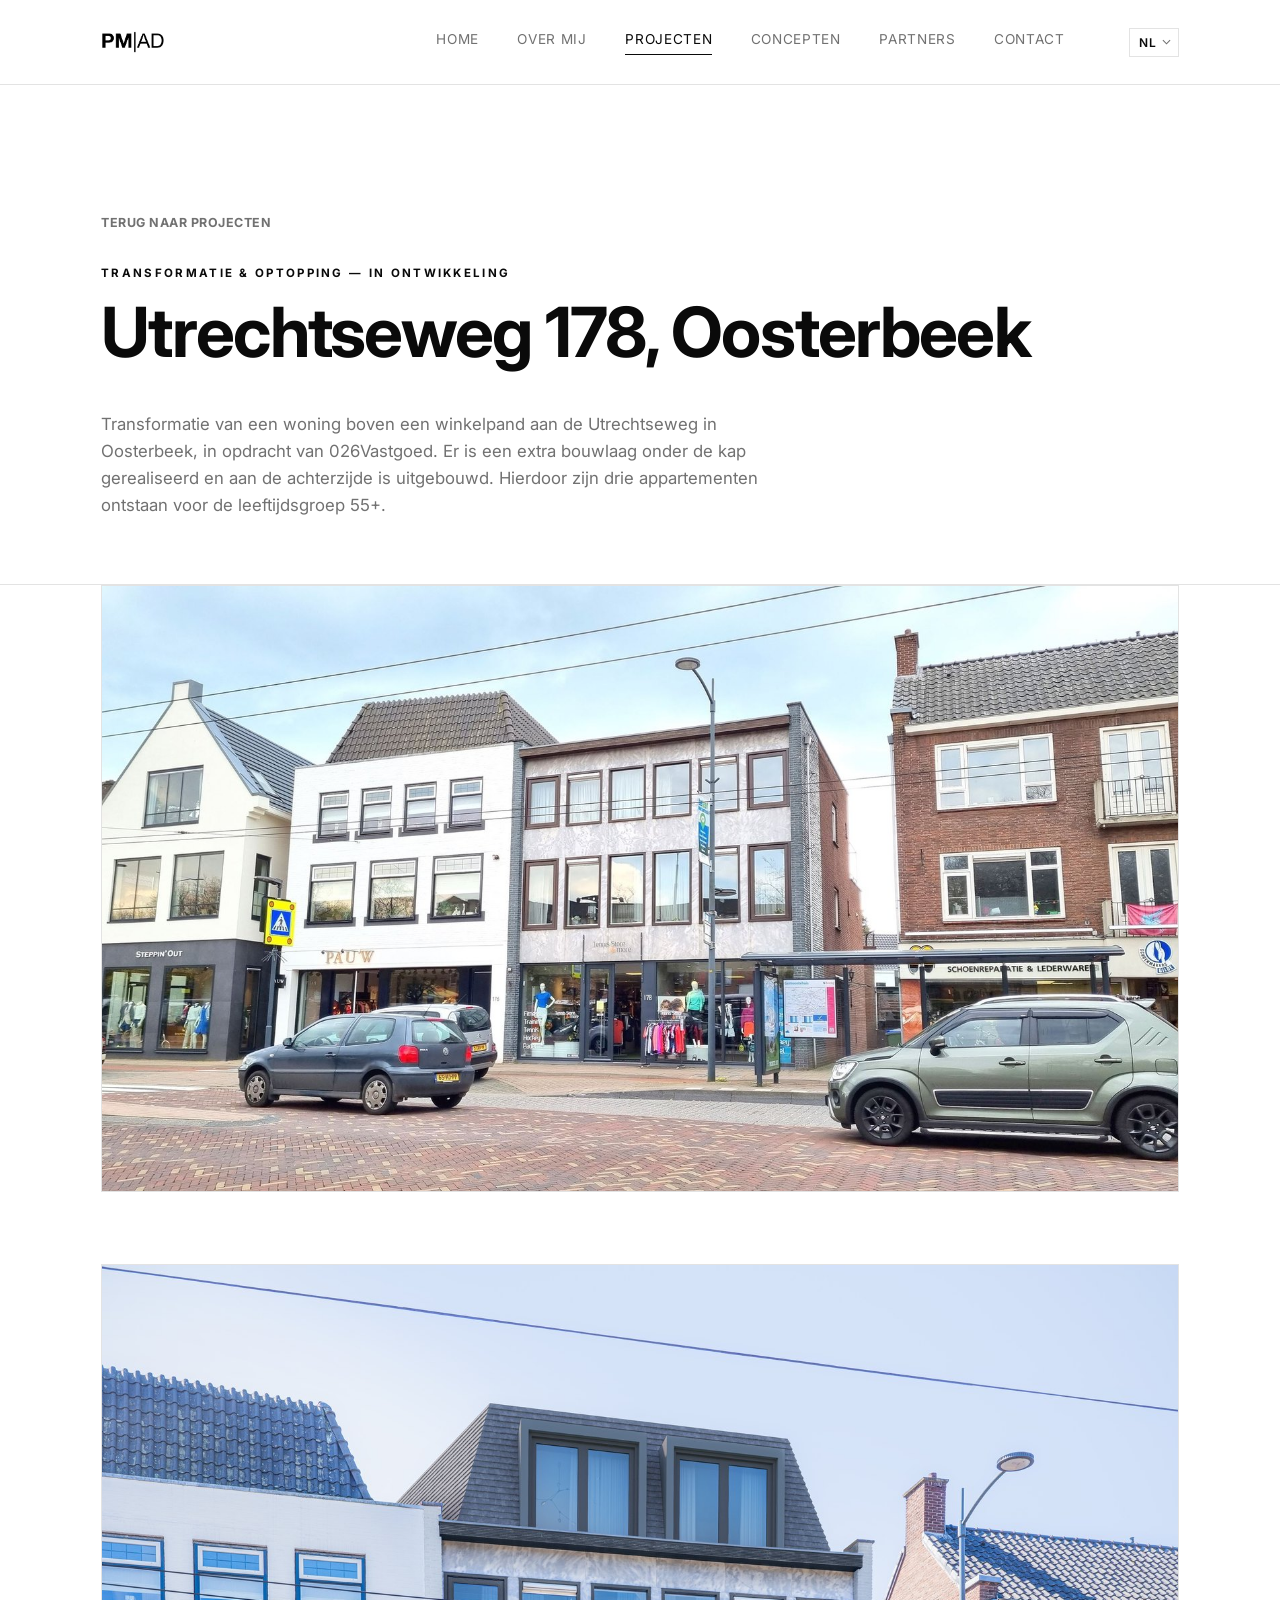
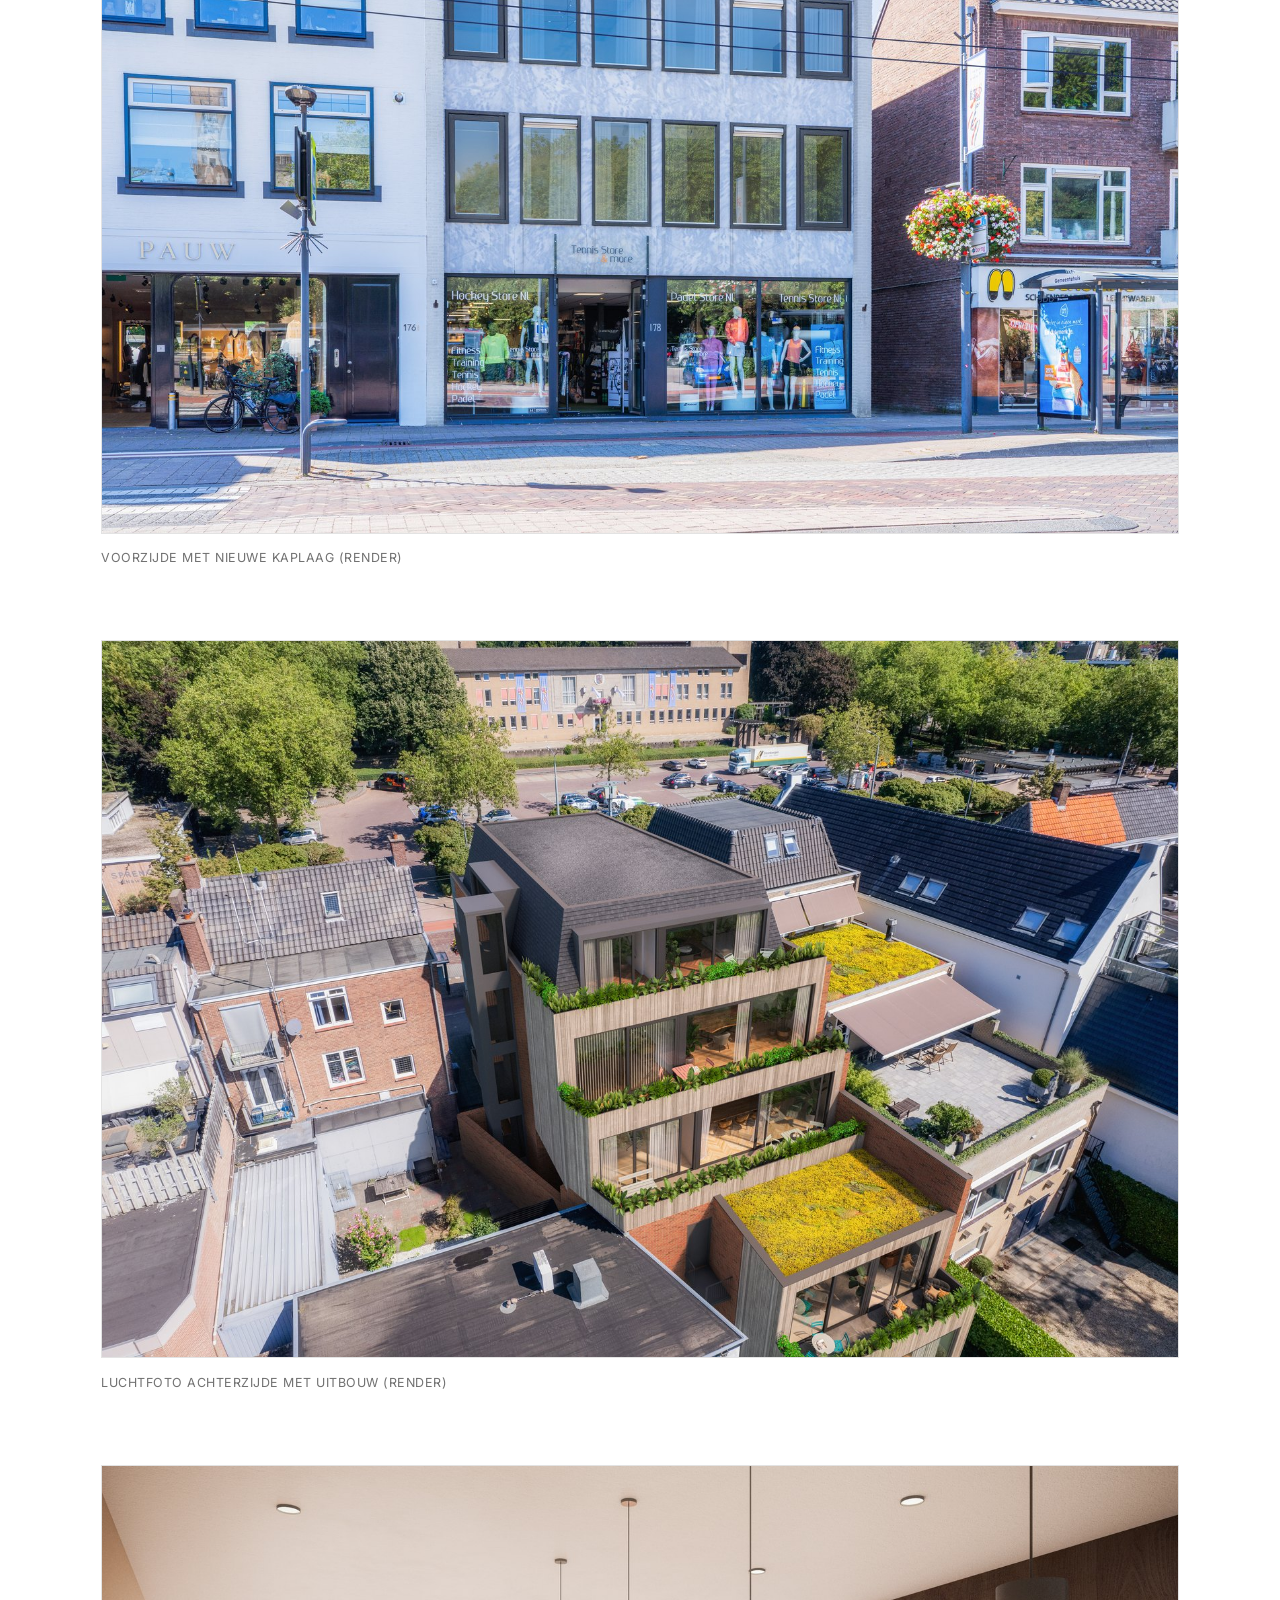
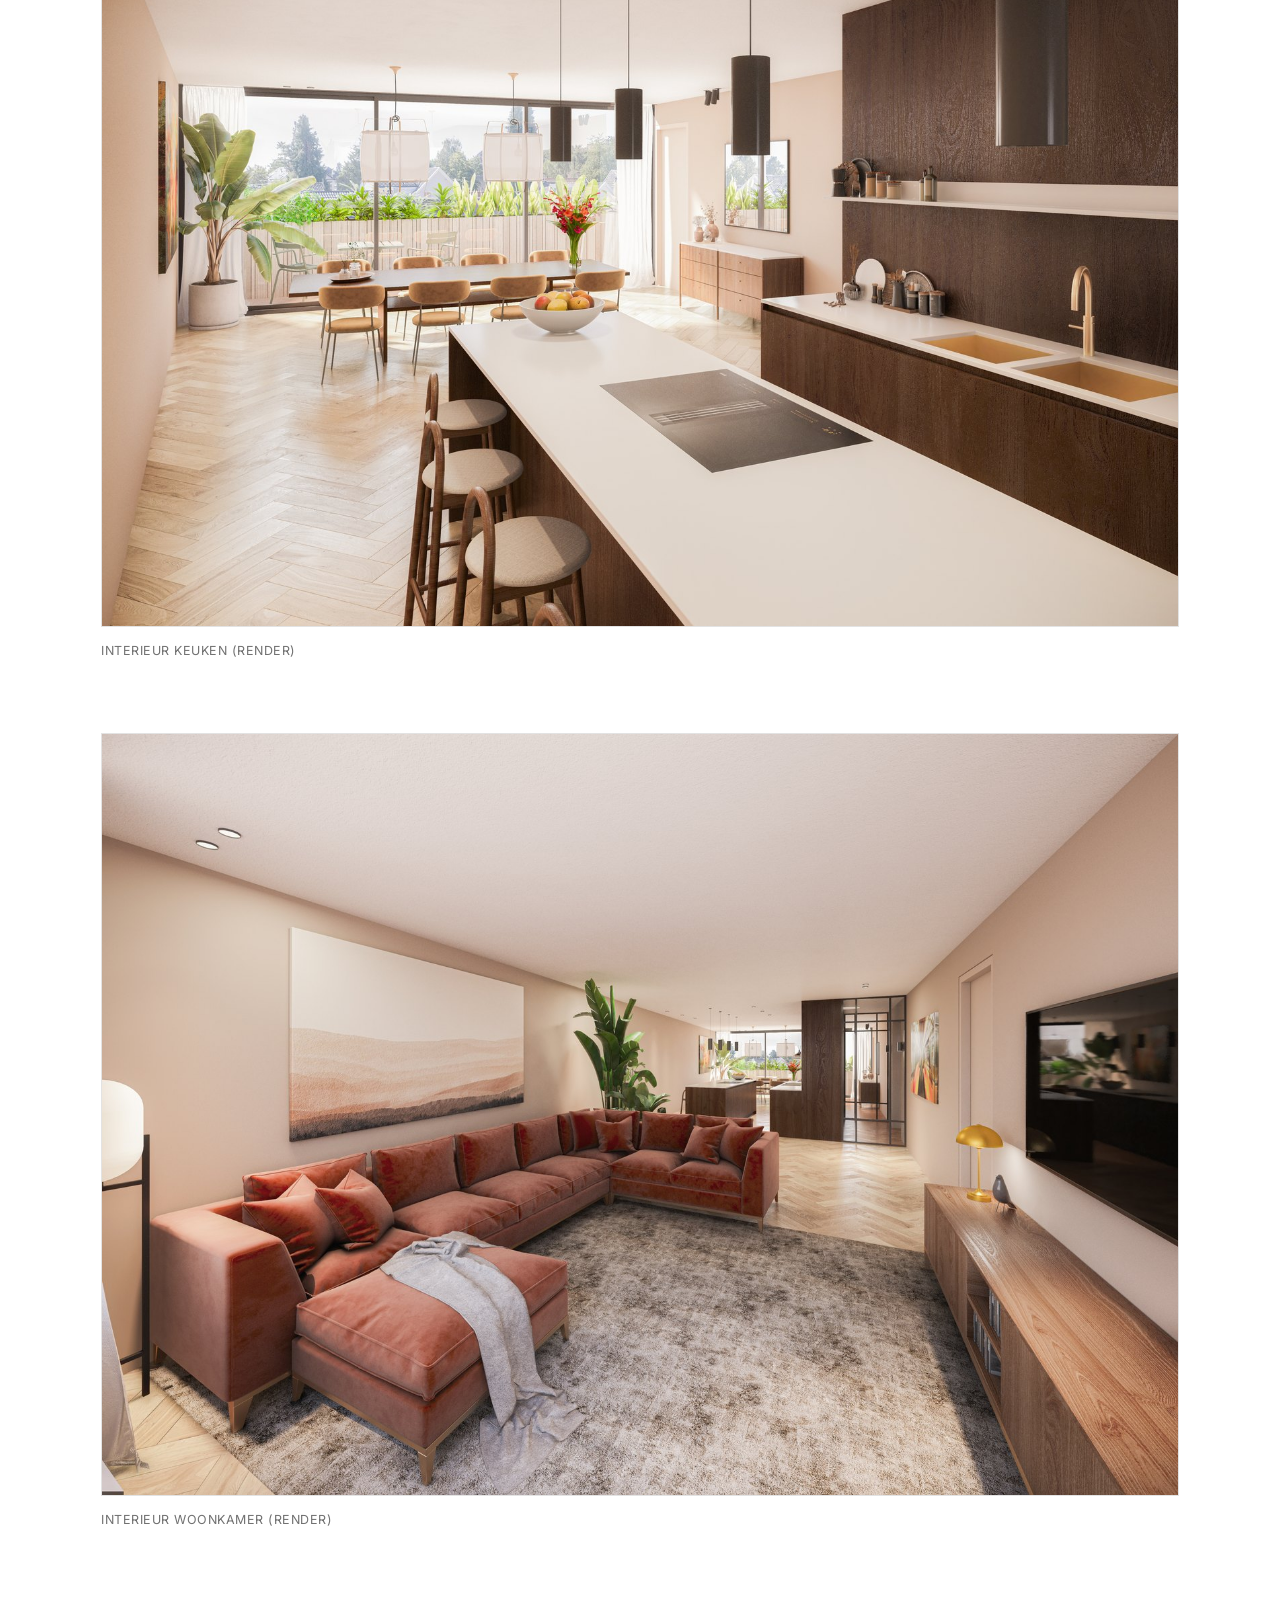
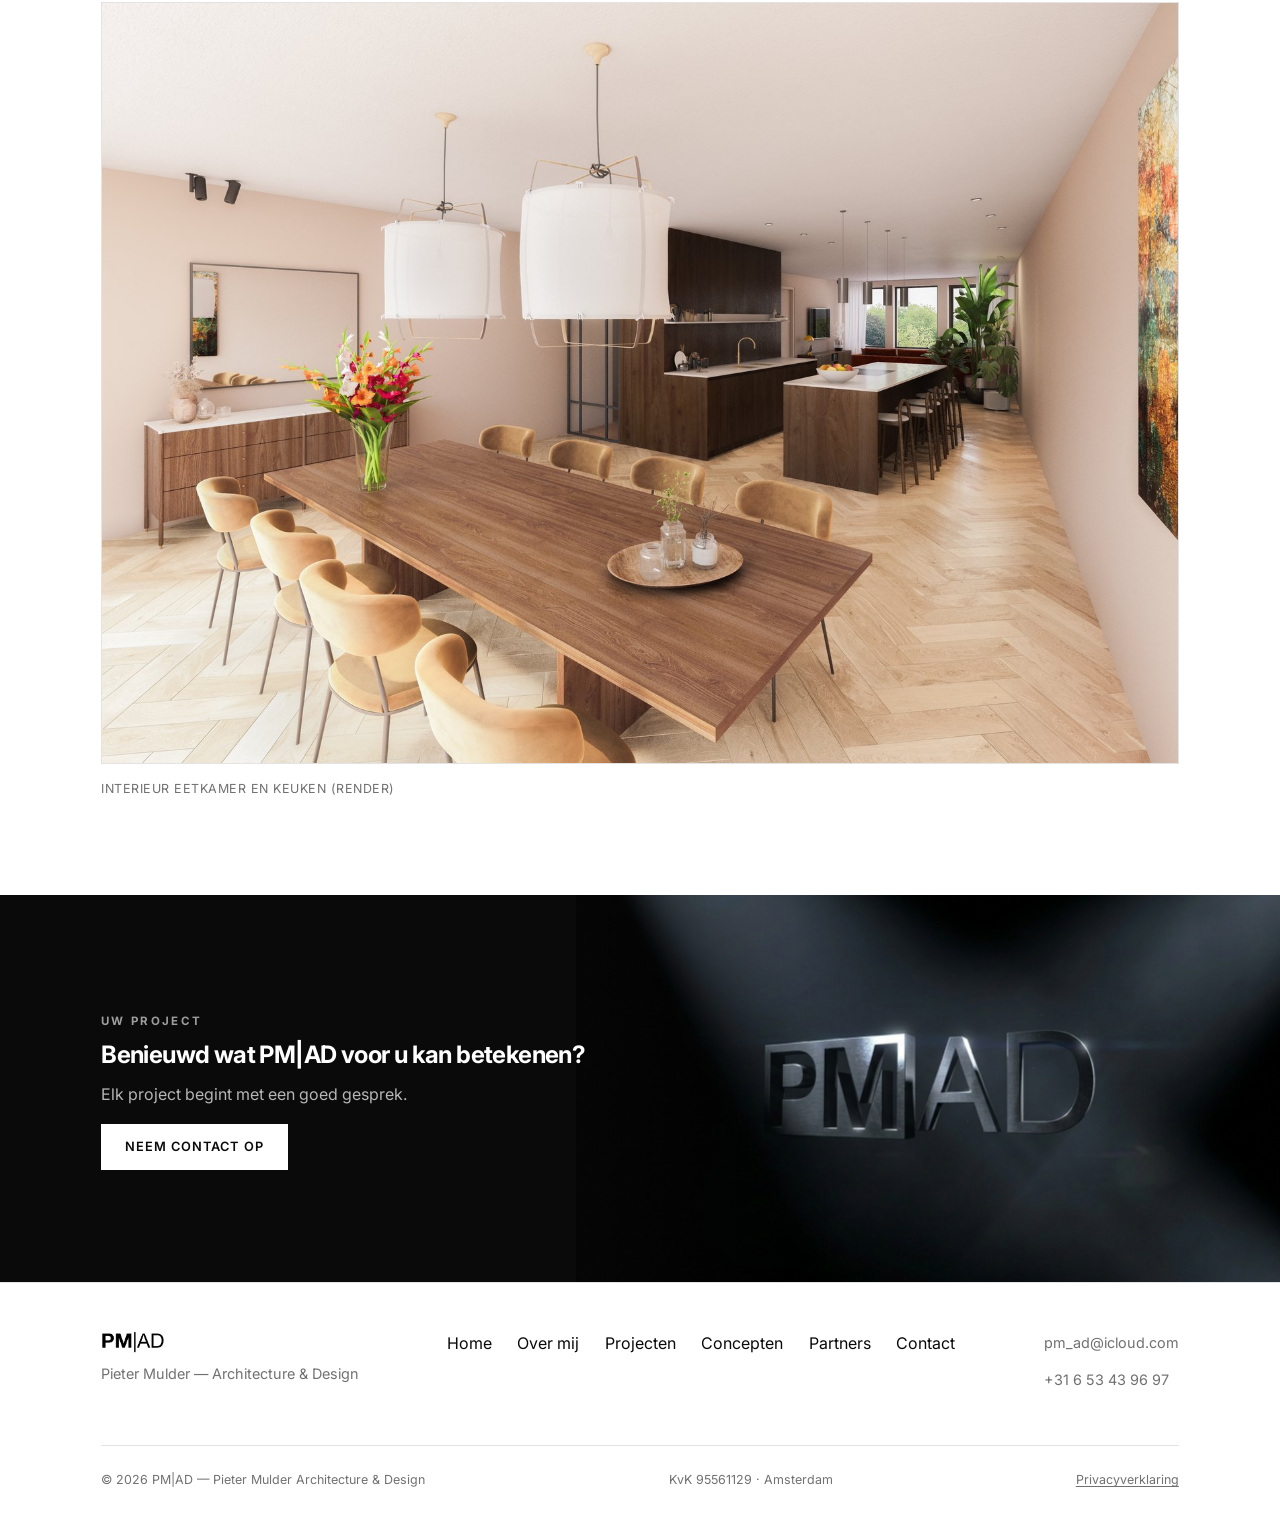
<file: utrechtseweg-178.html>
<!DOCTYPE html>
<html lang="nl" data-i18n-title="projects.utrechtseweg.metaTitle" data-i18n-desc="projects.utrechtseweg.metaDescription">
<head>
<meta charset="UTF-8">
<script>document.documentElement.classList.add('js');</script>
<meta name="viewport" content="width=device-width, initial-scale=1.0">
<title>Utrechtseweg 178, Oosterbeek — PM|AD</title>
<meta name="description" content="Alle beelden van Utrechtseweg 178: transformatie van een woning boven een winkelpand in Oosterbeek tot drie appartementen voor 55-plussers, in opdracht van 026Vastgoed.">
<link rel="canonical" href="https://pmad.nl/utrechtseweg-178.html">
<meta property="og:type" content="article">
<meta property="og:site_name" content="PM|AD">
<meta property="og:locale" content="nl_NL">
<meta property="og:title" content="Utrechtseweg 178, Oosterbeek — PM|AD">
<meta property="og:description" content="Alle beelden van Utrechtseweg 178: transformatie van een woning boven een winkelpand in Oosterbeek tot drie appartementen voor 55-plussers, in opdracht van 026Vastgoed.">
<meta property="og:url" content="https://pmad.nl/utrechtseweg-178.html">
<meta property="og:image" content="https://pmad.nl/images/og-image.jpg">
<meta property="og:image:width" content="1200">
<meta property="og:image:height" content="630">
<meta name="twitter:card" content="summary_large_image">
<meta name="twitter:title" content="Utrechtseweg 178, Oosterbeek — PM|AD">
<meta name="twitter:description" content="Alle beelden van Utrechtseweg 178: transformatie van een woning boven een winkelpand in Oosterbeek tot drie appartementen voor 55-plussers, in opdracht van 026Vastgoed.">
<meta name="twitter:image" content="https://pmad.nl/images/og-image.jpg">
<link rel="icon" type="image/png" href="favicon-32.png">
<link rel="apple-touch-icon" href="apple-touch-icon.png">
<link rel="stylesheet" href="css/style.css">
<!-- Cloudflare Web Analytics -->
<script type='module' src='https://static.cloudflareinsights.com/beacon.min.js' data-cf-beacon='{"token": "836a8a6b4f5c4cd580164457f43cd622"}'></script>
<!-- End Cloudflare Web Analytics -->
</head>
<body>

<header class="site-header">
  <div class="container">
    <a href="index.html" class="logo" aria-label="PM|AD — home"><img src="images/logo-zwart-wit.png" alt="PM|AD — Pieter Mulder Architecture &amp; Design" class="logo-img"></a>
    <nav class="main-nav">
      <a href="index.html" data-i18n="nav.home">Home</a>
      <a href="over-mij.html" data-i18n="nav.about">Over mij</a>
      <a href="projecten.html" class="active" data-i18n="nav.projects">Projecten</a>
      <a href="concepten.html" data-i18n="nav.concepts">Concepten</a>
      <a href="partners.html" data-i18n="nav.partners">Partners</a>
      <a href="contact.html" data-i18n="nav.contact">Contact</a>
      <div class="lang-switch">
        <select class="lang-select" aria-label="Language / Taal">
          <option value="nl">NL</option>
          <option value="en">EN</option>
        </select>
      </div>
    </nav>
    <button class="nav-toggle" aria-label="Menu openen" data-i18n-attr="aria-label:nav.menuLabel"><span></span><span></span><span></span></button>
  </div>
</header>

<main>

  <section class="hero" style="padding-bottom: 2rem;">
    <div class="container">
      <a class="back-link reveal" href="projecten.html" data-i18n="common.backToProjects">&larr;&nbsp;Terug naar projecten</a>
      <span class="eyebrow reveal" data-i18n="projects.utrechtseweg.meta">Transformatie &amp; optopping — in ontwikkeling</span>
      <h1 class="reveal" style="max-width:24ch;" data-i18n="projects.utrechtseweg.title">Utrechtseweg 178, Oosterbeek</h1>
      <p class="lede reveal" style="max-width:64ch;" data-i18n="projects.utrechtseweg.desc">Transformatie van een woning boven een winkelpand aan de Utrechtseweg in Oosterbeek, in opdracht van 026Vastgoed. Er is een extra bouwlaag onder de kap gerealiseerd en aan de achterzijde is uitgebouwd. Hierdoor zijn drie appartementen ontstaan voor de leeftijdsgroep 55+.</p>
    </div>
  </section>

  <section style="padding-top:0;">
    <div class="container">
      <div class="image-stack">
        <figure class="reveal">
          <img src="images/utrechtseweg-bestaand.jpg" alt="Utrechtseweg 178 — bestaande situatie, Oosterbeek" loading="lazy">
        </figure>
        <figure class="reveal">
          <img src="images/utrechtseweg-voorzijde.jpg" alt="Utrechtseweg 178 — voorzijde met nieuwe kaplaag (render)" loading="lazy">
          <figcaption data-i18n="projects.utrechtseweg.d1">Voorzijde met nieuwe kaplaag (render)</figcaption>
        </figure>
        <figure class="reveal">
          <img src="images/utrechtseweg-luchtfoto.jpg" alt="Utrechtseweg 178 — luchtfoto achterzijde met uitbouw (render)" loading="lazy">
          <figcaption data-i18n="projects.utrechtseweg.d2">Luchtfoto achterzijde met uitbouw (render)</figcaption>
        </figure>
        <figure class="reveal">
          <img src="images/utrechtseweg-keuken.jpg" alt="Utrechtseweg 178 — interieur keuken (render)" loading="lazy">
          <figcaption data-i18n="projects.utrechtseweg.d3">Interieur keuken (render)</figcaption>
        </figure>
        <figure class="reveal">
          <img src="images/utrechtseweg-woonkamer.jpg" alt="Utrechtseweg 178 — interieur woonkamer (render)" loading="lazy">
          <figcaption data-i18n="projects.utrechtseweg.d4">Interieur woonkamer (render)</figcaption>
        </figure>
        <figure class="reveal">
          <img src="images/utrechtseweg-eetkamer.jpg" alt="Utrechtseweg 178 — interieur eetkamer en keuken (render)" loading="lazy">
          <figcaption data-i18n="projects.utrechtseweg.d5">Interieur eetkamer en keuken (render)</figcaption>
        </figure>
      </div>
    </div>
  </section>

  <section class="cta-band">
    <div class="container">
      <span class="eyebrow" data-i18n="projects.cta.eyebrow">Uw project</span>
      <h2 data-i18n="projects.cta.title">Benieuwd wat PM|AD voor u kan betekenen?</h2>
      <p data-i18n="projects.cta.text">Elk project begint met een goed gesprek.</p>
      <div class="btn-row">
        <a href="contact.html" class="btn btn-primary" data-i18n="projects.cta.btnContact">Neem contact op</a>
      </div>
    </div>
  </section>

</main>

<footer class="site-footer">
  <div class="container">
    <div class="footer-grid">
      <div class="footer-col">
        <a href="index.html" class="logo"><img src="images/logo-zwart-wit.png" alt="PM|AD — Pieter Mulder Architecture &amp; Design" class="logo-img"></a>
        <p data-i18n="footer.tagline">Pieter Mulder — Architecture &amp; Design</p>
      </div>
      <nav class="footer-nav">
        <a href="index.html" data-i18n="nav.home">Home</a>
        <a href="over-mij.html" data-i18n="nav.about">Over mij</a>
        <a href="projecten.html" data-i18n="nav.projects">Projecten</a>
        <a href="concepten.html" data-i18n="nav.concepts">Concepten</a>
        <a href="partners.html" data-i18n="nav.partners">Partners</a>
        <a href="contact.html" data-i18n="nav.contact">Contact</a>
      </nav>
      <div class="footer-col">
        <p><a href="mailto:pm_ad@icloud.com">pm_ad@icloud.com</a></p>
        <p><a href="tel:+31653439697">+31 6 53 43 96 97</a></p>
      </div>
    </div>
    <div class="footer-bottom">
      <span>&copy; <span data-year></span> <span data-i18n="footer.copyrightName">PM|AD — Pieter Mulder Architecture &amp; Design</span></span>
      <span>KvK 95561129 · Amsterdam</span>
      <a href="privacy.html" data-i18n="footer.privacyLink">Privacyverklaring</a>
    </div>
  </div>
</footer>

<script src="js/i18n.js"></script>
<script src="js/main.js"></script>
</body>
</html>
</file>
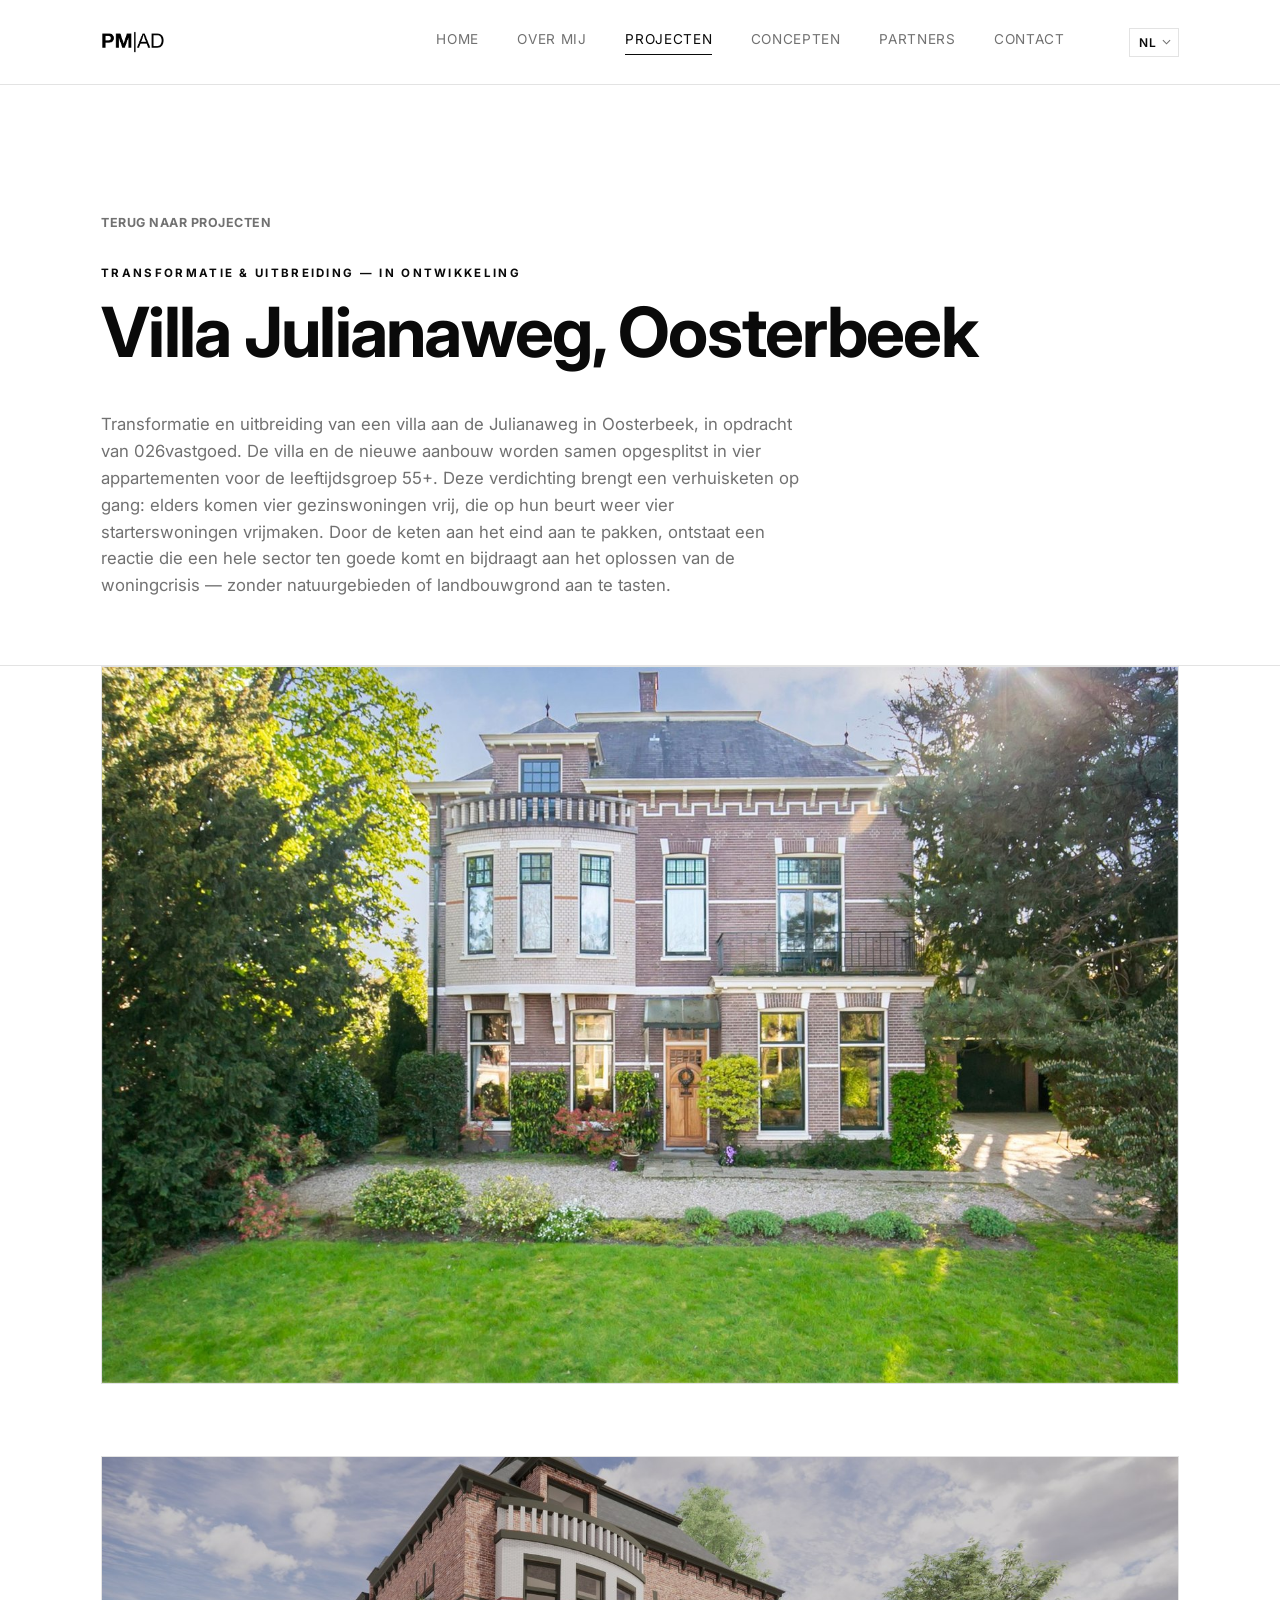
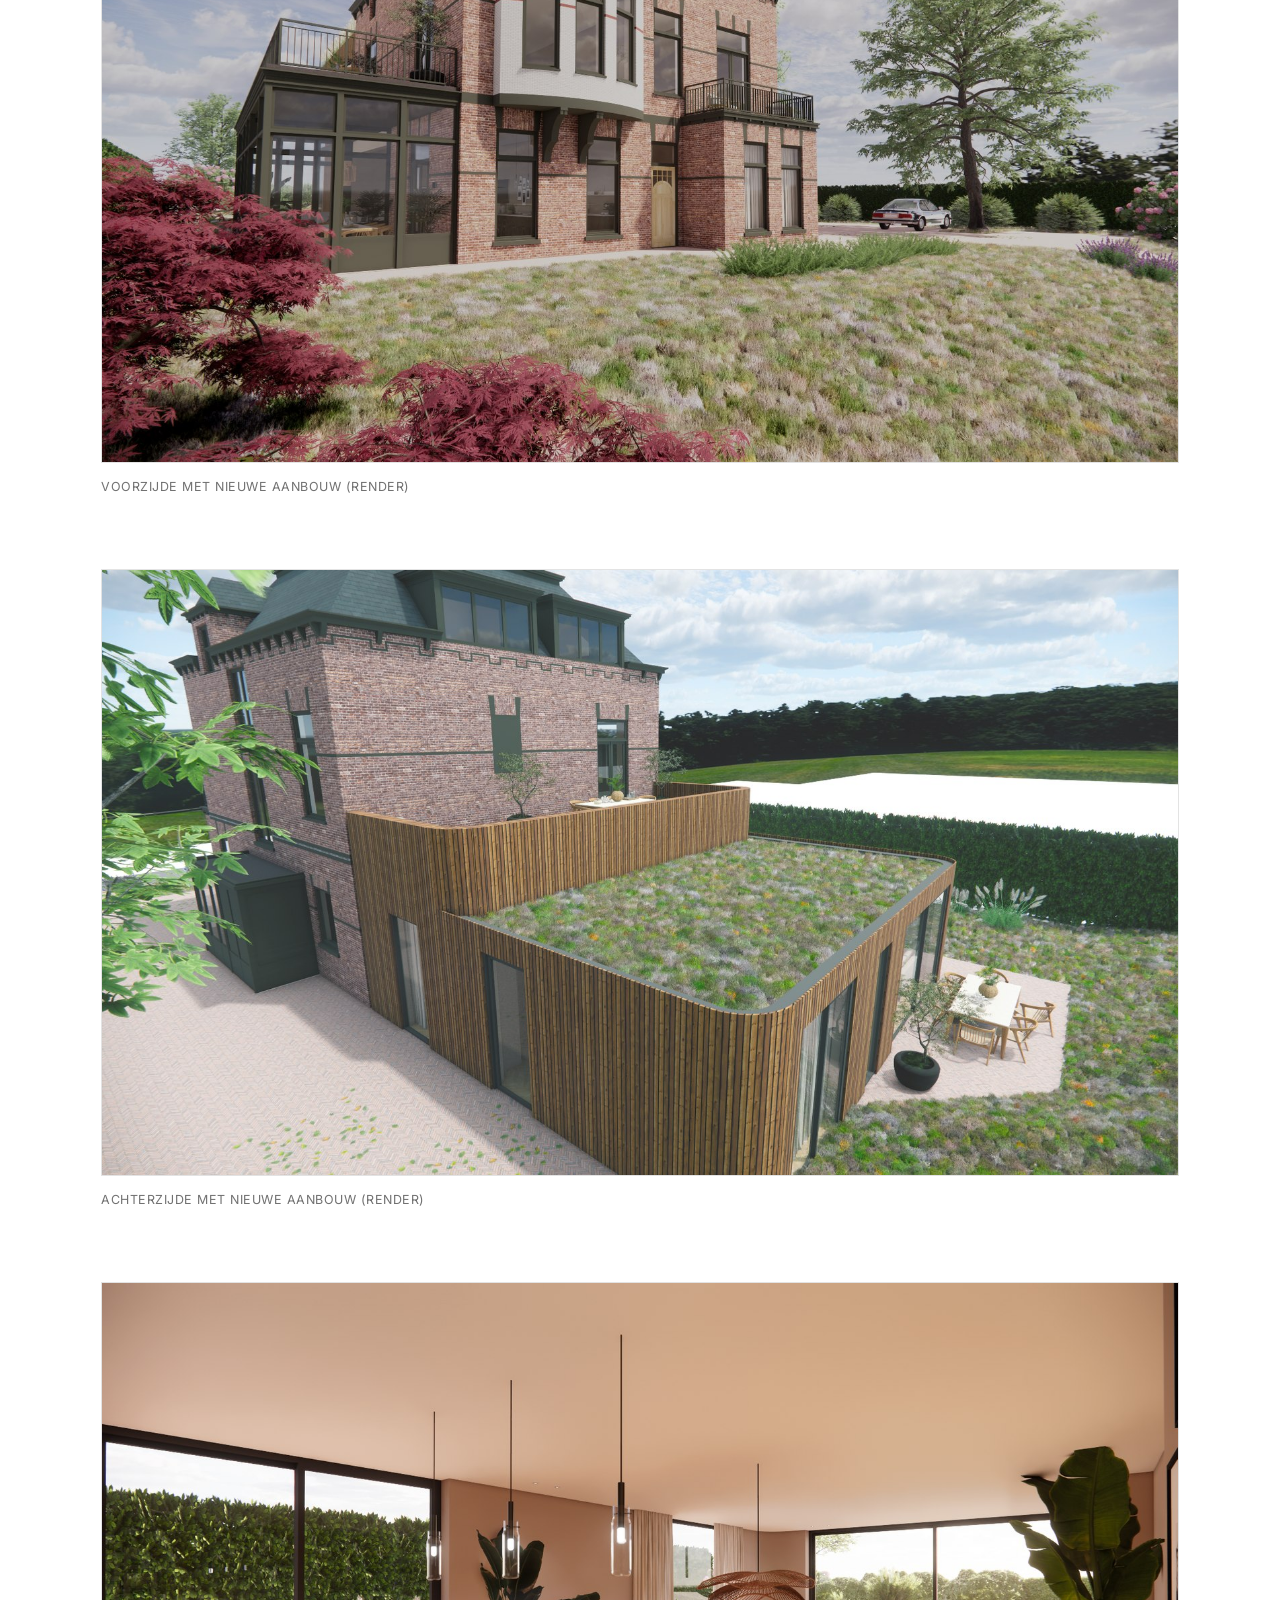
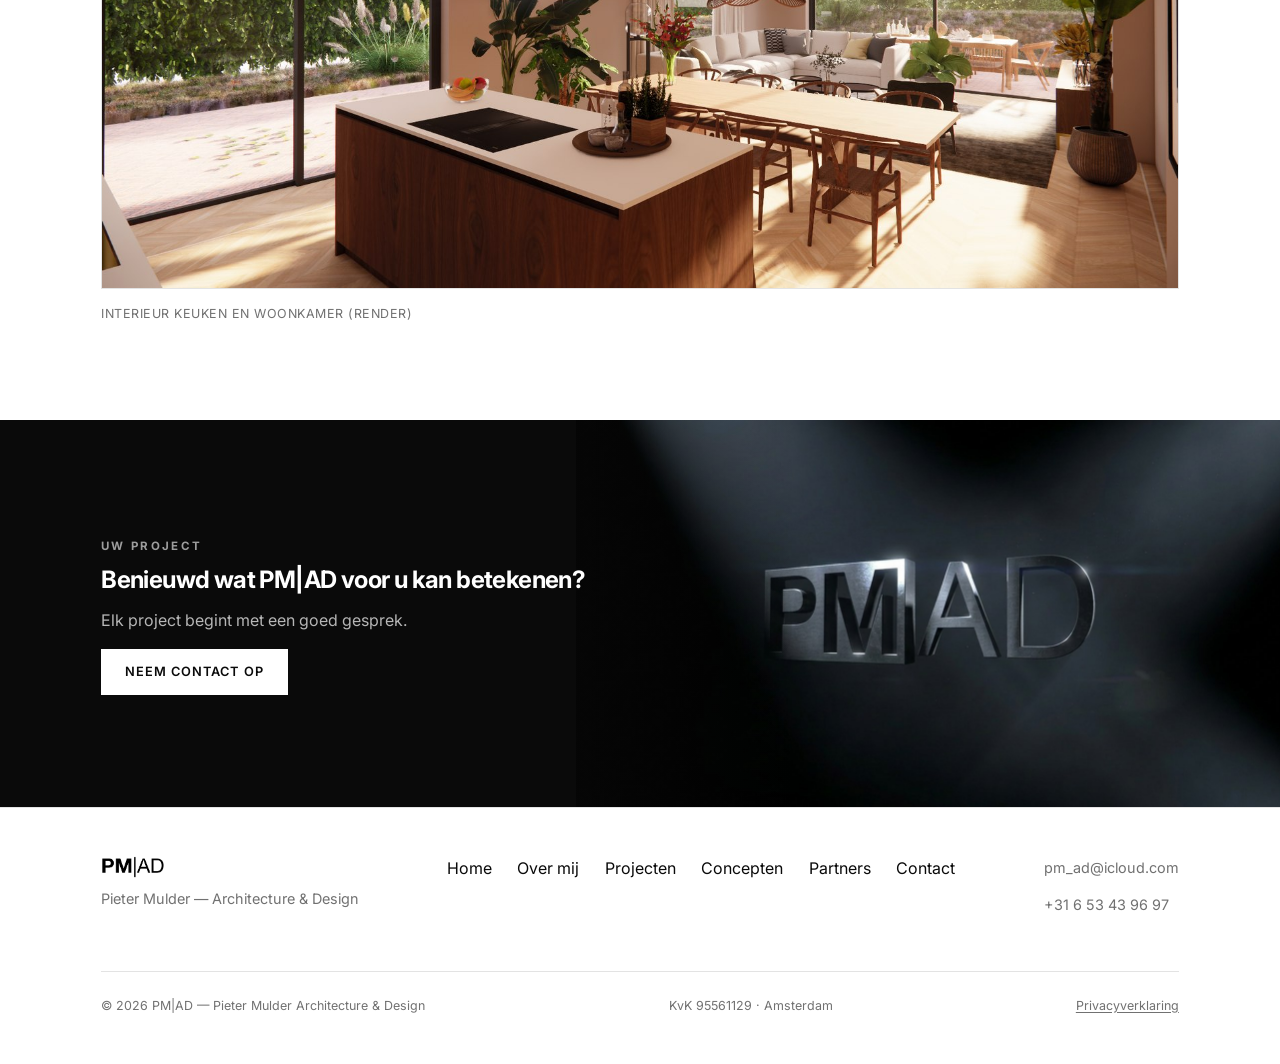
<file: villa-julianaweg.html>
<!DOCTYPE html>
<html lang="nl" data-i18n-title="projects.julianaweg.metaTitle" data-i18n-desc="projects.julianaweg.metaDescription">
<head>
<meta charset="UTF-8">
<script>document.documentElement.classList.add('js');</script>
<meta name="viewport" content="width=device-width, initial-scale=1.0">
<title>Villa Julianaweg, Oosterbeek — PM|AD</title>
<meta name="description" content="Alle beelden van Villa Julianaweg: transformatie en uitbreiding van een villa in Oosterbeek tot vier appartementen voor 55-plussers, in opdracht van 026vastgoed.">
<link rel="canonical" href="https://pmad.nl/villa-julianaweg.html">
<meta property="og:type" content="article">
<meta property="og:site_name" content="PM|AD">
<meta property="og:locale" content="nl_NL">
<meta property="og:title" content="Villa Julianaweg, Oosterbeek — PM|AD">
<meta property="og:description" content="Alle beelden van Villa Julianaweg: transformatie en uitbreiding van een villa in Oosterbeek tot vier appartementen voor 55-plussers, in opdracht van 026vastgoed.">
<meta property="og:url" content="https://pmad.nl/villa-julianaweg.html">
<meta property="og:image" content="https://pmad.nl/images/og-image.jpg">
<meta property="og:image:width" content="1200">
<meta property="og:image:height" content="630">
<meta name="twitter:card" content="summary_large_image">
<meta name="twitter:title" content="Villa Julianaweg, Oosterbeek — PM|AD">
<meta name="twitter:description" content="Alle beelden van Villa Julianaweg: transformatie en uitbreiding van een villa in Oosterbeek tot vier appartementen voor 55-plussers, in opdracht van 026vastgoed.">
<meta name="twitter:image" content="https://pmad.nl/images/og-image.jpg">
<link rel="icon" type="image/png" href="favicon-32.png">
<link rel="apple-touch-icon" href="apple-touch-icon.png">
<link rel="stylesheet" href="css/style.css">
<!-- Cloudflare Web Analytics -->
<script type='module' src='https://static.cloudflareinsights.com/beacon.min.js' data-cf-beacon='{"token": "836a8a6b4f5c4cd580164457f43cd622"}'></script>
<!-- End Cloudflare Web Analytics -->
</head>
<body>

<header class="site-header">
  <div class="container">
    <a href="index.html" class="logo" aria-label="PM|AD — home"><img src="images/logo-zwart-wit.png" alt="PM|AD — Pieter Mulder Architecture &amp; Design" class="logo-img"></a>
    <nav class="main-nav">
      <a href="index.html" data-i18n="nav.home">Home</a>
      <a href="over-mij.html" data-i18n="nav.about">Over mij</a>
      <a href="projecten.html" class="active" data-i18n="nav.projects">Projecten</a>
      <a href="concepten.html" data-i18n="nav.concepts">Concepten</a>
      <a href="partners.html" data-i18n="nav.partners">Partners</a>
      <a href="contact.html" data-i18n="nav.contact">Contact</a>
      <div class="lang-switch">
        <select class="lang-select" aria-label="Language / Taal">
          <option value="nl">NL</option>
          <option value="en">EN</option>
        </select>
      </div>
    </nav>
    <button class="nav-toggle" aria-label="Menu openen" data-i18n-attr="aria-label:nav.menuLabel"><span></span><span></span><span></span></button>
  </div>
</header>

<main>

  <section class="hero" style="padding-bottom: 2rem;">
    <div class="container">
      <a class="back-link reveal" href="projecten.html" data-i18n="common.backToProjects">&larr;&nbsp;Terug naar projecten</a>
      <span class="eyebrow reveal" data-i18n="projects.julianaweg.meta">Transformatie &amp; uitbreiding — in ontwikkeling</span>
      <h1 class="reveal" style="max-width:24ch;" data-i18n="projects.julianaweg.title">Villa Julianaweg, Oosterbeek</h1>
      <p class="lede reveal" style="max-width:64ch;" data-i18n="projects.julianaweg.desc">Transformatie en uitbreiding van een villa aan de Julianaweg in Oosterbeek, in opdracht van 026vastgoed. De villa en de nieuwe aanbouw worden samen opgesplitst in vier appartementen voor de leeftijdsgroep 55+. Deze verdichting brengt een verhuisketen op gang: elders komen vier gezinswoningen vrij, die op hun beurt weer vier starterswoningen vrijmaken. Door de keten aan het eind aan te pakken, ontstaat een reactie die een hele sector ten goede komt en bijdraagt aan het oplossen van de woningcrisis &mdash; zonder natuurgebieden of landbouwgrond aan te tasten.</p>
    </div>
  </section>

  <section style="padding-top:0;">
    <div class="container">
      <div class="image-stack">
        <figure class="reveal">
          <img src="images/julianaweg-bestaand.jpg" alt="Villa Julianaweg — bestaande situatie, Oosterbeek" loading="lazy">
        </figure>
        <figure class="reveal">
          <img src="images/julianaweg-voorzijde.jpg" alt="Villa Julianaweg — voorzijde met nieuwe aanbouw (render)" loading="lazy">
          <figcaption data-i18n="projects.julianaweg.d1">Voorzijde met nieuwe aanbouw (render)</figcaption>
        </figure>
        <figure class="reveal">
          <img src="images/julianaweg-achterzijde.jpg" alt="Villa Julianaweg — achterzijde met nieuwe aanbouw (render)" loading="lazy">
          <figcaption data-i18n="projects.julianaweg.d2">Achterzijde met nieuwe aanbouw (render)</figcaption>
        </figure>
        <figure class="reveal">
          <img src="images/julianaweg-keuken.jpg" alt="Villa Julianaweg — interieur keuken en woonkamer (render)" loading="lazy">
          <figcaption data-i18n="projects.julianaweg.d3">Interieur keuken en woonkamer (render)</figcaption>
        </figure>
      </div>
    </div>
  </section>

  <section class="cta-band">
    <div class="container">
      <span class="eyebrow" data-i18n="projects.cta.eyebrow">Uw project</span>
      <h2 data-i18n="projects.cta.title">Benieuwd wat PM|AD voor u kan betekenen?</h2>
      <p data-i18n="projects.cta.text">Elk project begint met een goed gesprek.</p>
      <div class="btn-row">
        <a href="contact.html" class="btn btn-primary" data-i18n="projects.cta.btnContact">Neem contact op</a>
      </div>
    </div>
  </section>

</main>

<footer class="site-footer">
  <div class="container">
    <div class="footer-grid">
      <div class="footer-col">
        <a href="index.html" class="logo"><img src="images/logo-zwart-wit.png" alt="PM|AD — Pieter Mulder Architecture &amp; Design" class="logo-img"></a>
        <p data-i18n="footer.tagline">Pieter Mulder — Architecture &amp; Design</p>
      </div>
      <nav class="footer-nav">
        <a href="index.html" data-i18n="nav.home">Home</a>
        <a href="over-mij.html" data-i18n="nav.about">Over mij</a>
        <a href="projecten.html" data-i18n="nav.projects">Projecten</a>
        <a href="concepten.html" data-i18n="nav.concepts">Concepten</a>
        <a href="partners.html" data-i18n="nav.partners">Partners</a>
        <a href="contact.html" data-i18n="nav.contact">Contact</a>
      </nav>
      <div class="footer-col">
        <p><a href="mailto:pm_ad@icloud.com">pm_ad@icloud.com</a></p>
        <p><a href="tel:+31653439697">+31 6 53 43 96 97</a></p>
      </div>
    </div>
    <div class="footer-bottom">
      <span>&copy; <span data-year></span> <span data-i18n="footer.copyrightName">PM|AD — Pieter Mulder Architecture &amp; Design</span></span>
      <span>KvK 95561129 · Amsterdam</span>
      <a href="privacy.html" data-i18n="footer.privacyLink">Privacyverklaring</a>
    </div>
  </div>
</footer>

<script src="js/i18n.js"></script>
<script src="js/main.js"></script>
</body>
</html>
</file>
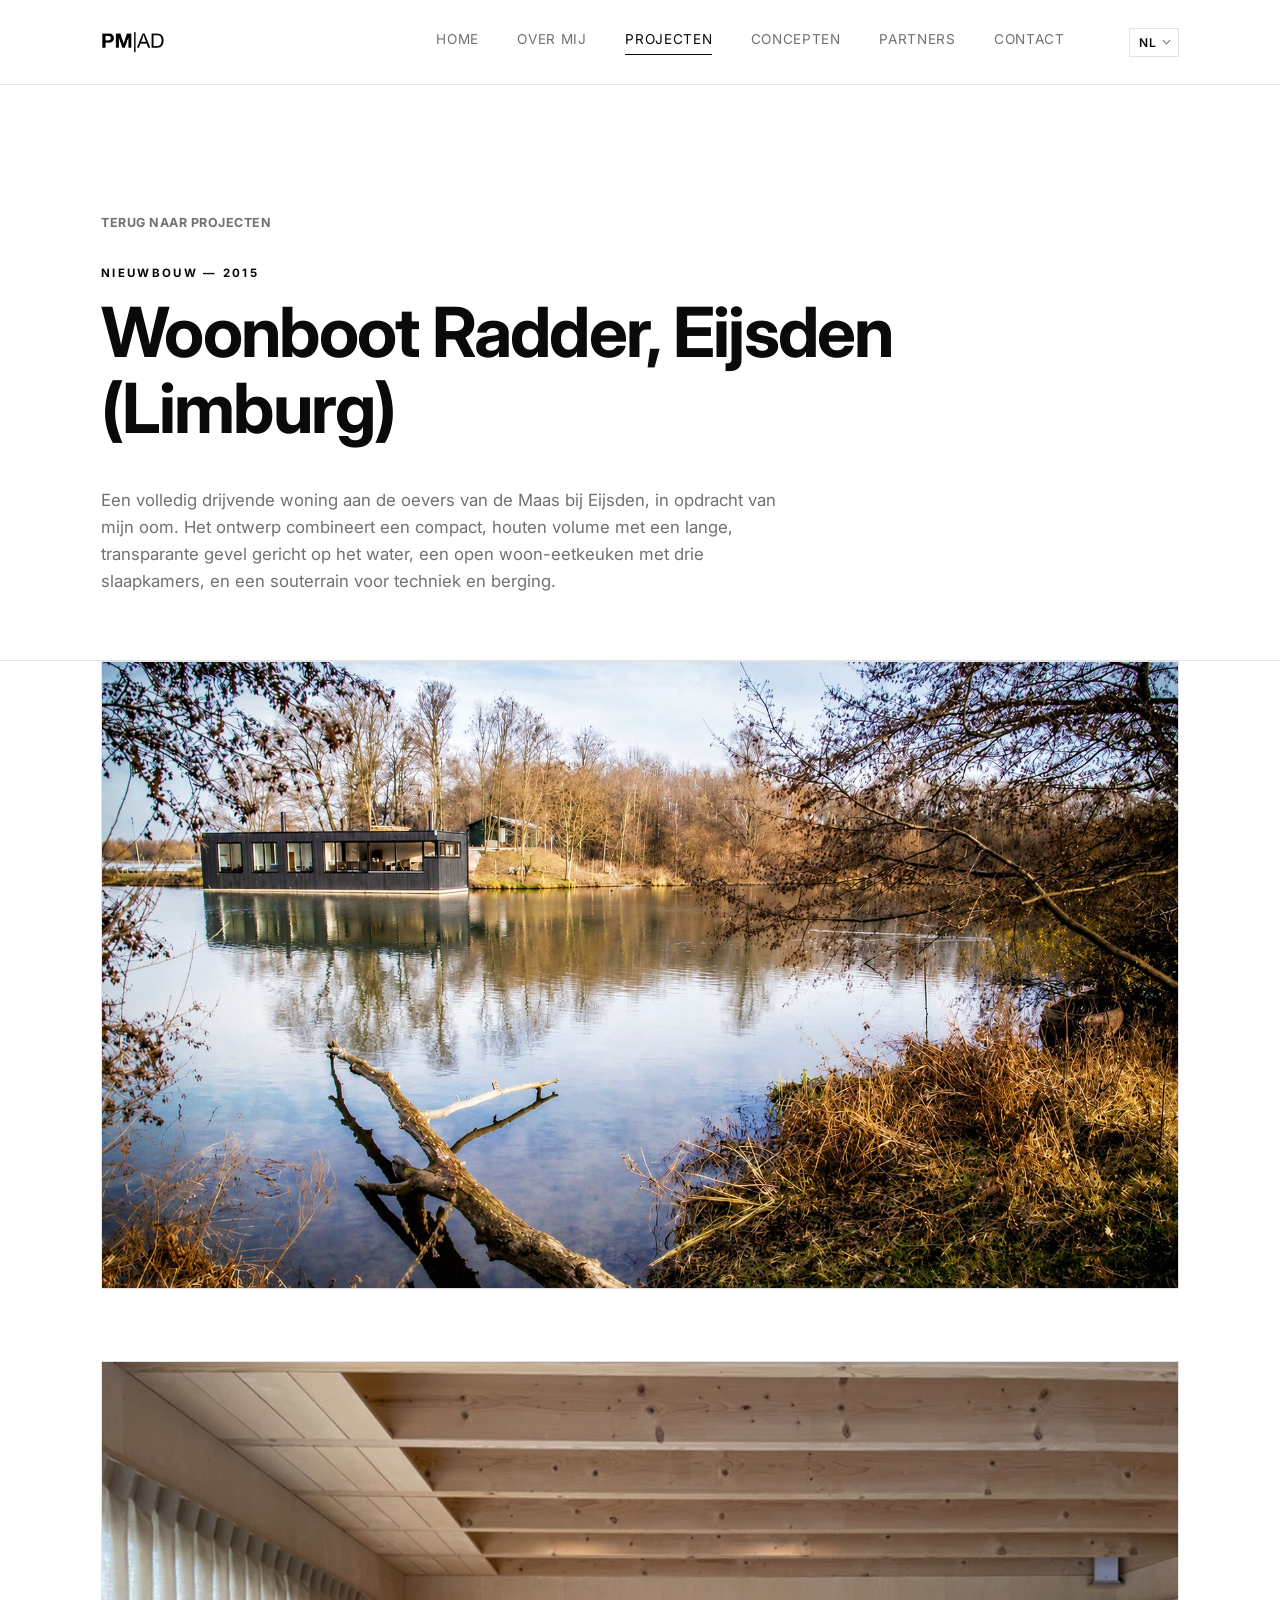
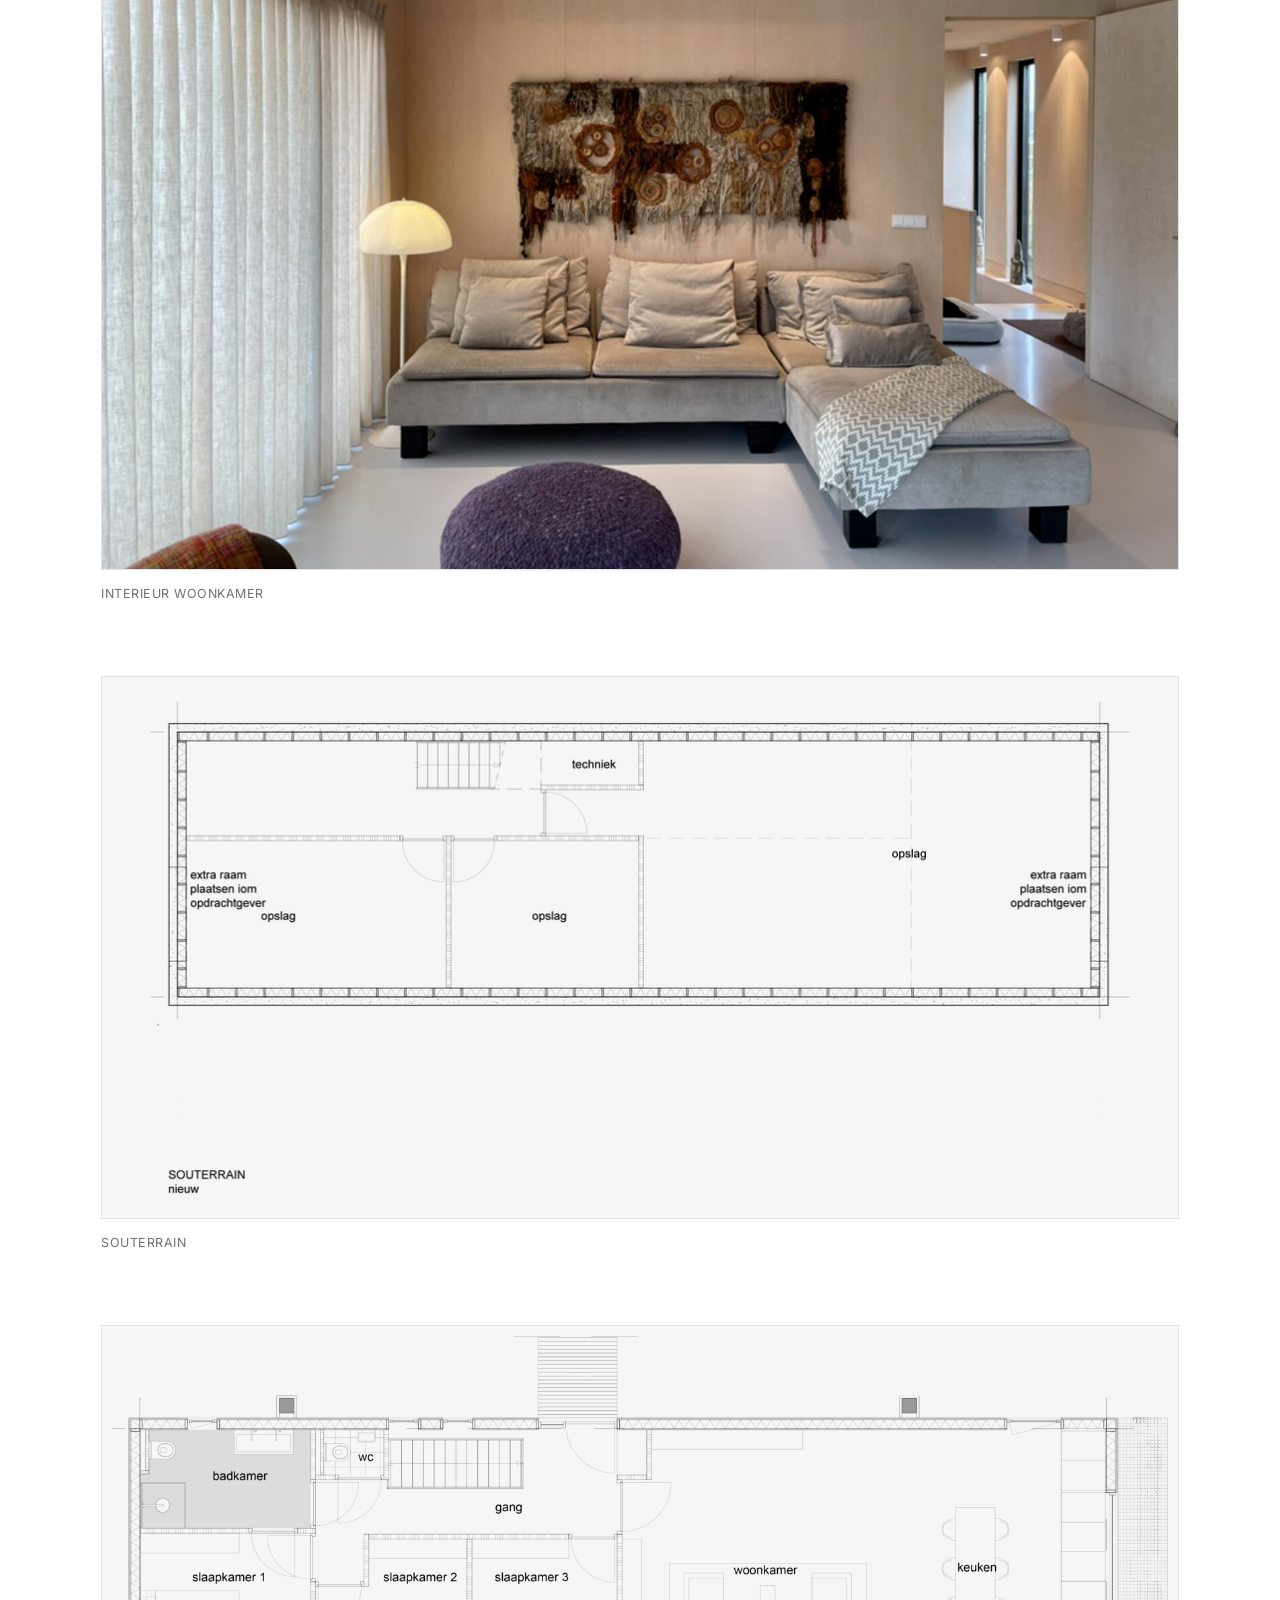
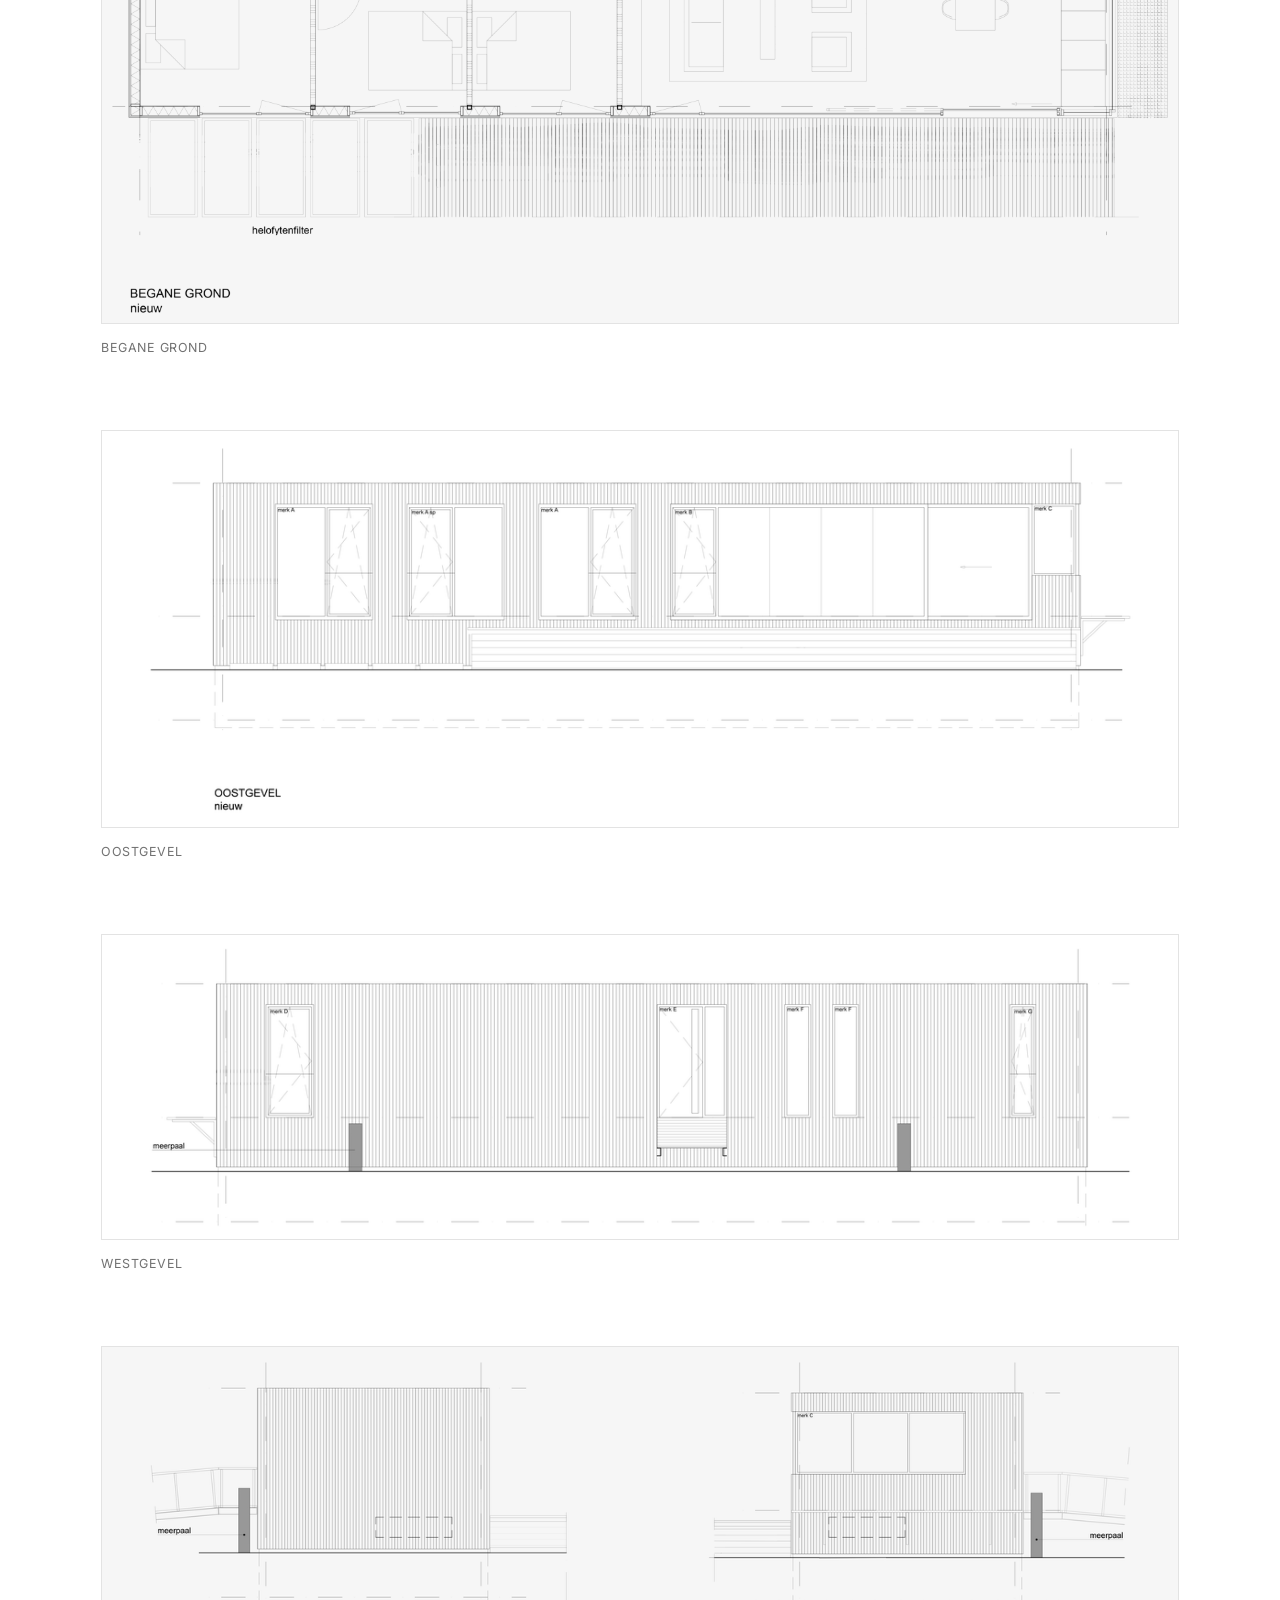
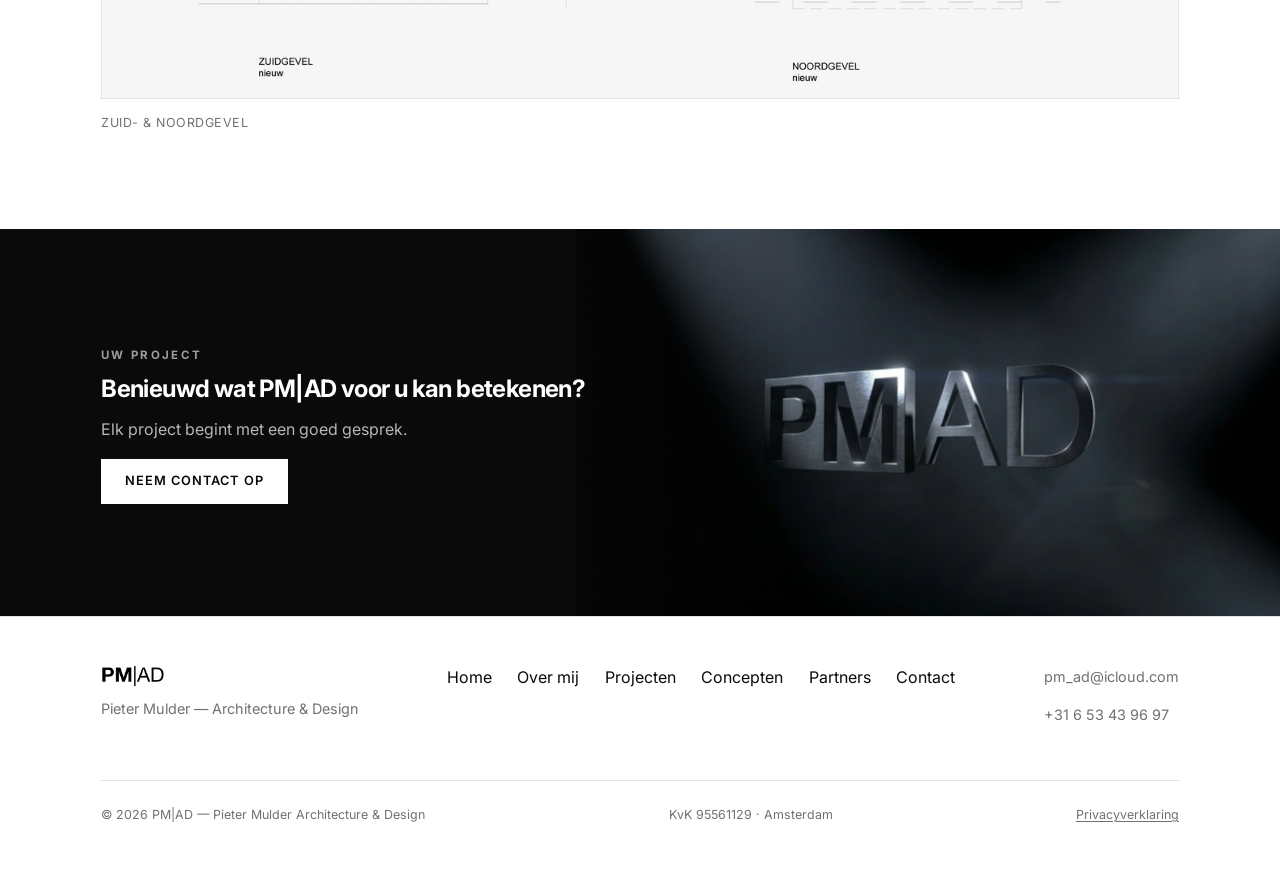
<file: woonboot-radder.html>
<!DOCTYPE html>
<html lang="nl" data-i18n-title="projects.radder.metaTitle" data-i18n-desc="projects.radder.metaDescription">
<head>
<meta charset="UTF-8">
<script>document.documentElement.classList.add('js');</script>
<meta name="viewport" content="width=device-width, initial-scale=1.0">
<title>Woonboot Radder, Eijsden — PM|AD</title>
<meta name="description" content="Alle beelden van Woonboot Radder: een volledig drijvende woning aan de oevers van de Maas bij Eijsden, ontworpen door PM|AD — Pieter Mulder.">
<link rel="canonical" href="https://pmad.nl/woonboot-radder.html">
<meta property="og:type" content="article">
<meta property="og:site_name" content="PM|AD">
<meta property="og:locale" content="nl_NL">
<meta property="og:title" content="Woonboot Radder, Eijsden — PM|AD">
<meta property="og:description" content="Alle beelden van Woonboot Radder: een volledig drijvende woning aan de oevers van de Maas bij Eijsden, ontworpen door PM|AD — Pieter Mulder.">
<meta property="og:url" content="https://pmad.nl/woonboot-radder.html">
<meta property="og:image" content="https://pmad.nl/images/og-image.jpg">
<meta property="og:image:width" content="1200">
<meta property="og:image:height" content="630">
<meta name="twitter:card" content="summary_large_image">
<meta name="twitter:title" content="Woonboot Radder, Eijsden — PM|AD">
<meta name="twitter:description" content="Alle beelden van Woonboot Radder: een volledig drijvende woning aan de oevers van de Maas bij Eijsden, ontworpen door PM|AD — Pieter Mulder.">
<meta name="twitter:image" content="https://pmad.nl/images/og-image.jpg">
<link rel="icon" type="image/png" href="favicon-32.png">
<link rel="apple-touch-icon" href="apple-touch-icon.png">
<link rel="stylesheet" href="css/style.css">
<!-- Cloudflare Web Analytics -->
<script type='module' src='https://static.cloudflareinsights.com/beacon.min.js' data-cf-beacon='{"token": "836a8a6b4f5c4cd580164457f43cd622"}'></script>
<!-- End Cloudflare Web Analytics -->
</head>
<body>

<header class="site-header">
  <div class="container">
    <a href="index.html" class="logo" aria-label="PM|AD — home"><img src="images/logo-zwart-wit.png" alt="PM|AD — Pieter Mulder Architecture &amp; Design" class="logo-img"></a>
    <nav class="main-nav">
      <a href="index.html" data-i18n="nav.home">Home</a>
      <a href="over-mij.html" data-i18n="nav.about">Over mij</a>
      <a href="projecten.html" class="active" data-i18n="nav.projects">Projecten</a>
      <a href="concepten.html" data-i18n="nav.concepts">Concepten</a>
      <a href="partners.html" data-i18n="nav.partners">Partners</a>
      <a href="contact.html" data-i18n="nav.contact">Contact</a>
      <div class="lang-switch">
        <select class="lang-select" aria-label="Language / Taal">
          <option value="nl">NL</option>
          <option value="en">EN</option>
        </select>
      </div>
    </nav>
    <button class="nav-toggle" aria-label="Menu openen" data-i18n-attr="aria-label:nav.menuLabel"><span></span><span></span><span></span></button>
  </div>
</header>

<main>

  <section class="hero" style="padding-bottom: 2rem;">
    <div class="container">
      <a class="back-link reveal" href="projecten.html" data-i18n="common.backToProjects">&larr;&nbsp;Terug naar projecten</a>
      <span class="eyebrow reveal" data-i18n="projects.radder.meta">Nieuwbouw — 2015</span>
      <h1 class="reveal" style="max-width:24ch;" data-i18n="projects.radder.title">Woonboot Radder, Eijsden (Limburg)</h1>
      <p class="lede reveal" style="max-width:64ch;" data-i18n="projects.radder.desc">Een volledig drijvende woning aan de oevers van de Maas bij Eijsden, in opdracht van mijn oom. Het ontwerp combineert een compact, houten volume met een lange, transparante gevel gericht op het water, een open woon-eetkeuken met drie slaapkamers, en een souterrain voor techniek en berging.</p>
    </div>
  </section>

  <section style="padding-top:0;">
    <div class="container">
      <div class="image-stack">
        <figure class="reveal">
          <img src="images/eijsden-exterieur.jpg" alt="Woonboot Radder — aanzicht vanaf het water, Eijsden" loading="lazy">
        </figure>
        <figure class="reveal">
          <img src="images/eijsden-interieur-woonkamer.png" alt="Woonboot Radder — interieur woonkamer" loading="lazy">
          <figcaption data-i18n="projects.radder.interieur2">Interieur woonkamer</figcaption>
        </figure>
        <figure class="reveal">
          <img src="images/eijsden-souterrain.png" alt="Woonboot Radder — plattegrond souterrain" loading="lazy">
          <figcaption data-i18n="projects.radder.d1">Souterrain</figcaption>
        </figure>
        <figure class="reveal">
          <img src="images/eijsden-begane-grond.png" alt="Woonboot Radder — plattegrond begane grond" loading="lazy">
          <figcaption data-i18n="projects.radder.planBg">Begane grond</figcaption>
        </figure>
        <figure class="reveal">
          <img src="images/eijsden-oostgevel.png" alt="Woonboot Radder — oostgevel" loading="lazy">
          <figcaption data-i18n="projects.radder.d2">Oostgevel</figcaption>
        </figure>
        <figure class="reveal">
          <img src="images/eijsden-westgevel.png" alt="Woonboot Radder — westgevel" loading="lazy">
          <figcaption data-i18n="projects.radder.d3">Westgevel</figcaption>
        </figure>
        <figure class="reveal">
          <img src="images/eijsden-zuid-noordgevel.png" alt="Woonboot Radder — zuid- en noordgevel" loading="lazy">
          <figcaption data-i18n="projects.radder.d4">Zuid- &amp; noordgevel</figcaption>
        </figure>
      </div>
    </div>
  </section>

  <section class="cta-band">
    <div class="container">
      <span class="eyebrow" data-i18n="projects.cta.eyebrow">Uw project</span>
      <h2 data-i18n="projects.cta.title">Benieuwd wat PM|AD voor u kan betekenen?</h2>
      <p data-i18n="projects.cta.text">Elk project begint met een goed gesprek.</p>
      <div class="btn-row">
        <a href="contact.html" class="btn btn-primary" data-i18n="projects.cta.btnContact">Neem contact op</a>
      </div>
    </div>
  </section>

</main>

<footer class="site-footer">
  <div class="container">
    <div class="footer-grid">
      <div class="footer-col">
        <a href="index.html" class="logo"><img src="images/logo-zwart-wit.png" alt="PM|AD — Pieter Mulder Architecture &amp; Design" class="logo-img"></a>
        <p data-i18n="footer.tagline">Pieter Mulder — Architecture &amp; Design</p>
      </div>
      <nav class="footer-nav">
        <a href="index.html" data-i18n="nav.home">Home</a>
        <a href="over-mij.html" data-i18n="nav.about">Over mij</a>
        <a href="projecten.html" data-i18n="nav.projects">Projecten</a>
        <a href="concepten.html" data-i18n="nav.concepts">Concepten</a>
        <a href="partners.html" data-i18n="nav.partners">Partners</a>
        <a href="contact.html" data-i18n="nav.contact">Contact</a>
      </nav>
      <div class="footer-col">
        <p><a href="mailto:pm_ad@icloud.com">pm_ad@icloud.com</a></p>
        <p><a href="tel:+31653439697">+31 6 53 43 96 97</a></p>
      </div>
    </div>
    <div class="footer-bottom">
      <span>&copy; <span data-year></span> <span data-i18n="footer.copyrightName">PM|AD — Pieter Mulder Architecture &amp; Design</span></span>
      <span>KvK 95561129 · Amsterdam</span>
      <a href="privacy.html" data-i18n="footer.privacyLink">Privacyverklaring</a>
    </div>
  </div>
</footer>

<script src="js/i18n.js"></script>
<script src="js/main.js"></script>
</body>
</html>
</file>
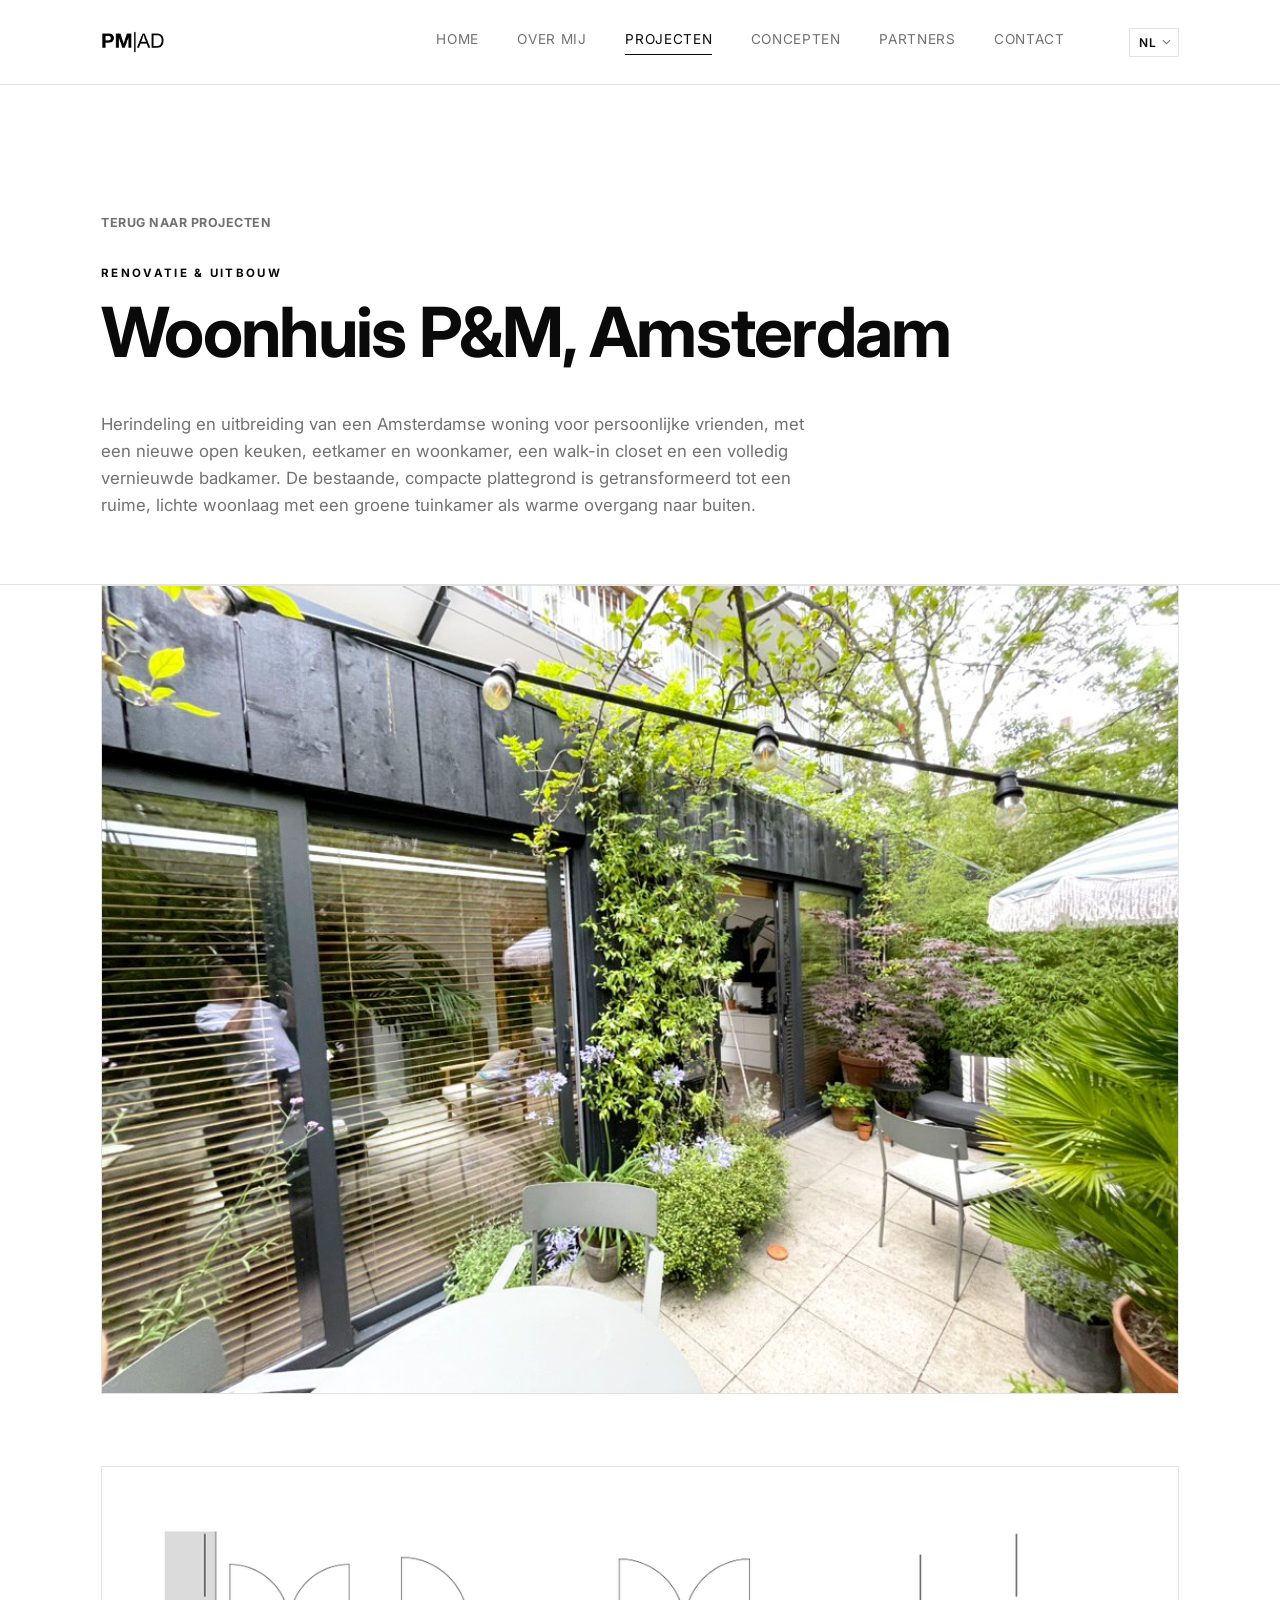
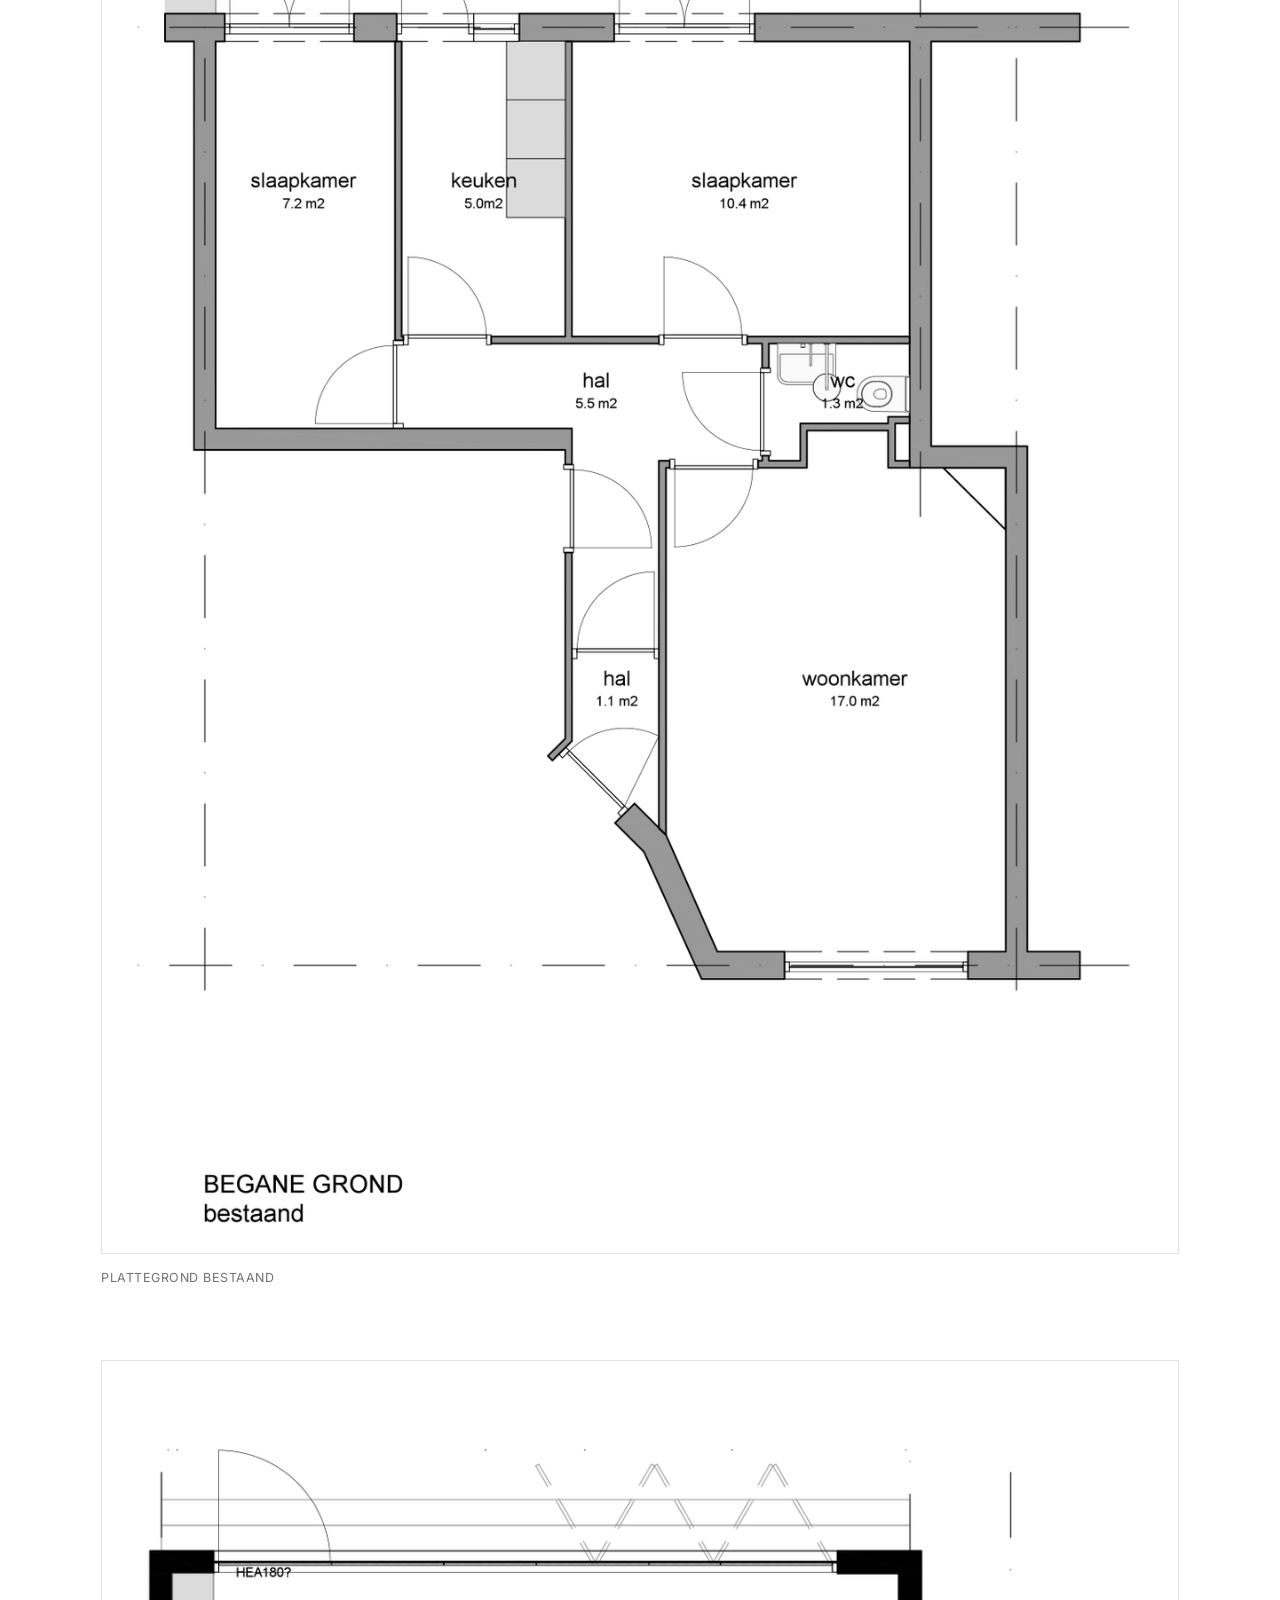
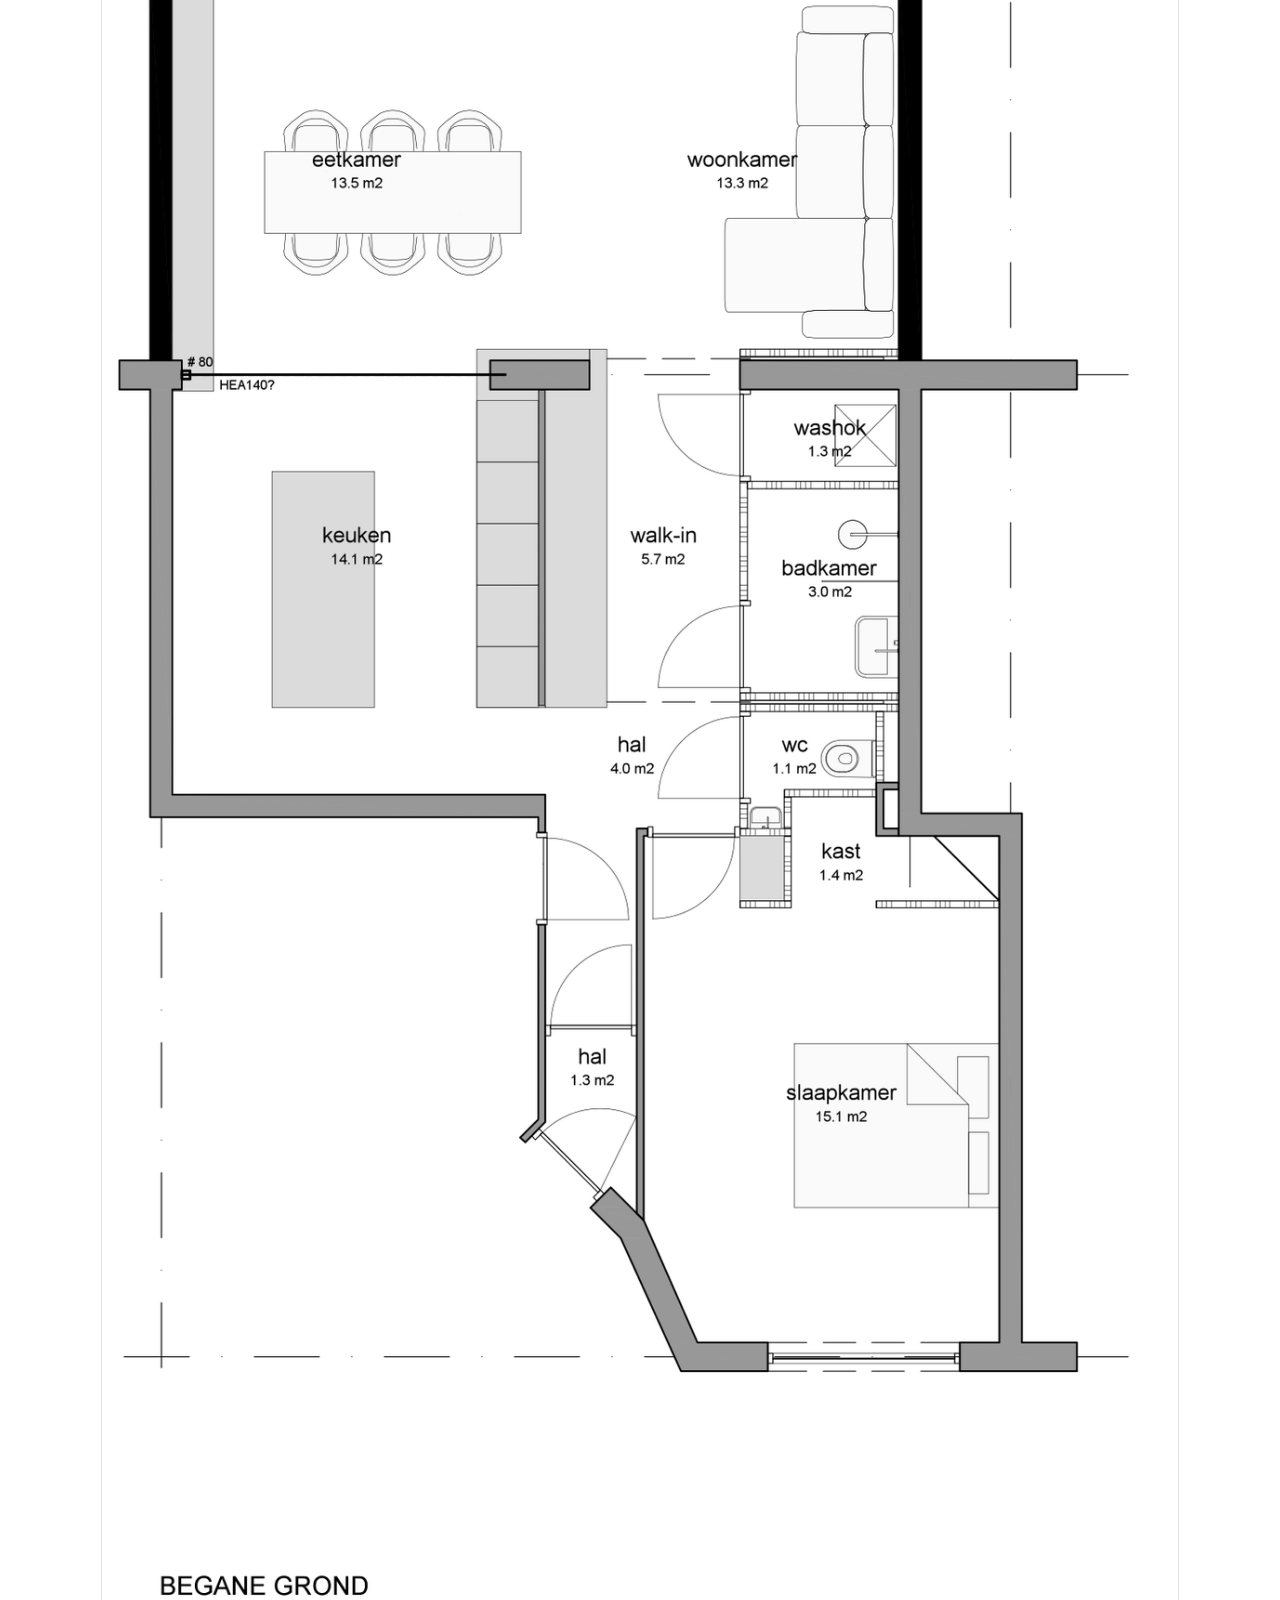
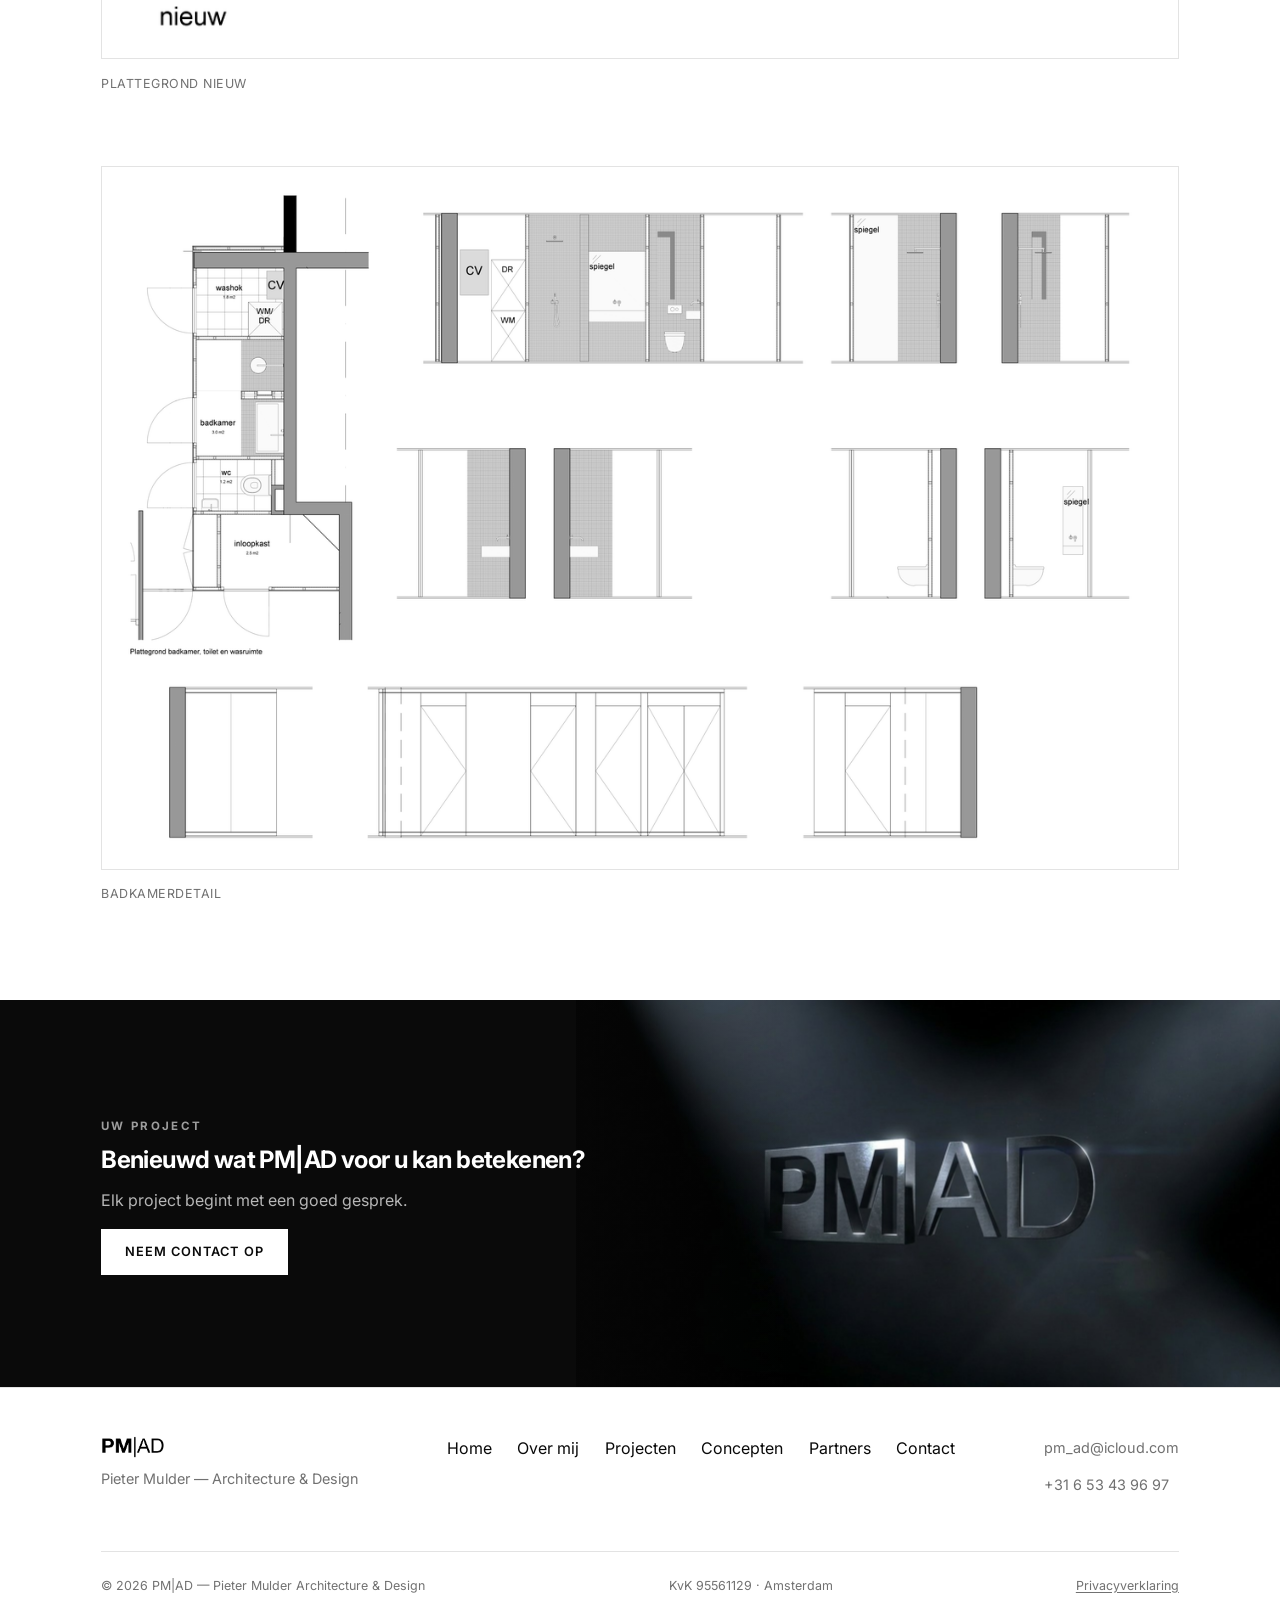
<file: woonhuis-pm.html>
<!DOCTYPE html>
<html lang="nl" data-i18n-title="projects.pm.metaTitle" data-i18n-desc="projects.pm.metaDescription">
<head>
<meta charset="UTF-8">
<script>document.documentElement.classList.add('js');</script>
<meta name="viewport" content="width=device-width, initial-scale=1.0">
<title>Woonhuis P&amp;M, Amsterdam — PM|AD</title>
<meta name="description" content="Alle beelden van Woonhuis P&amp;M: een herindeling en uitbouw van een Amsterdamse woning, ontworpen door PM|AD — Pieter Mulder.">
<link rel="canonical" href="https://pmad.nl/woonhuis-pm.html">
<meta property="og:type" content="article">
<meta property="og:site_name" content="PM|AD">
<meta property="og:locale" content="nl_NL">
<meta property="og:title" content="Woonhuis P&amp;M, Amsterdam — PM|AD">
<meta property="og:description" content="Alle beelden van Woonhuis P&amp;M: een herindeling en uitbouw van een Amsterdamse woning, ontworpen door PM|AD — Pieter Mulder.">
<meta property="og:url" content="https://pmad.nl/woonhuis-pm.html">
<meta property="og:image" content="https://pmad.nl/images/og-image.jpg">
<meta property="og:image:width" content="1200">
<meta property="og:image:height" content="630">
<meta name="twitter:card" content="summary_large_image">
<meta name="twitter:title" content="Woonhuis P&amp;M, Amsterdam — PM|AD">
<meta name="twitter:description" content="Alle beelden van Woonhuis P&amp;M: een herindeling en uitbouw van een Amsterdamse woning, ontworpen door PM|AD — Pieter Mulder.">
<meta name="twitter:image" content="https://pmad.nl/images/og-image.jpg">
<link rel="icon" type="image/png" href="favicon-32.png">
<link rel="apple-touch-icon" href="apple-touch-icon.png">
<link rel="stylesheet" href="css/style.css">
<!-- Cloudflare Web Analytics -->
<script type='module' src='https://static.cloudflareinsights.com/beacon.min.js' data-cf-beacon='{"token": "836a8a6b4f5c4cd580164457f43cd622"}'></script>
<!-- End Cloudflare Web Analytics -->
</head>
<body>

<header class="site-header">
  <div class="container">
    <a href="index.html" class="logo" aria-label="PM|AD — home"><img src="images/logo-zwart-wit.png" alt="PM|AD — Pieter Mulder Architecture &amp; Design" class="logo-img"></a>
    <nav class="main-nav">
      <a href="index.html" data-i18n="nav.home">Home</a>
      <a href="over-mij.html" data-i18n="nav.about">Over mij</a>
      <a href="projecten.html" class="active" data-i18n="nav.projects">Projecten</a>
      <a href="concepten.html" data-i18n="nav.concepts">Concepten</a>
      <a href="partners.html" data-i18n="nav.partners">Partners</a>
      <a href="contact.html" data-i18n="nav.contact">Contact</a>
      <div class="lang-switch">
        <select class="lang-select" aria-label="Language / Taal">
          <option value="nl">NL</option>
          <option value="en">EN</option>
        </select>
      </div>
    </nav>
    <button class="nav-toggle" aria-label="Menu openen" data-i18n-attr="aria-label:nav.menuLabel"><span></span><span></span><span></span></button>
  </div>
</header>

<main>

  <section class="hero" style="padding-bottom: 2rem;">
    <div class="container">
      <a class="back-link reveal" href="projecten.html" data-i18n="common.backToProjects">&larr;&nbsp;Terug naar projecten</a>
      <span class="eyebrow reveal" data-i18n="projects.pm.meta">Renovatie &amp; uitbouw</span>
      <h1 class="reveal" style="max-width:24ch;" data-i18n="projects.pm.title">Woonhuis P&amp;M, Amsterdam</h1>
      <p class="lede reveal" style="max-width:64ch;" data-i18n="projects.pm.desc">Herindeling en uitbreiding van een Amsterdamse woning voor persoonlijke vrienden, met een nieuwe open keuken, eetkamer en woonkamer, een walk-in closet en een volledig vernieuwde badkamer. De bestaande, compacte plattegrond is getransformeerd tot een ruime, lichte woonlaag met een groene tuinkamer als warme overgang naar buiten.</p>
    </div>
  </section>

  <section style="padding-top:0;">
    <div class="container">
      <div class="image-stack">
        <figure class="reveal">
          <img src="images/amsterdam-tuinkamer.jpg" alt="Woonhuis P&amp;M — tuinkamer, Amsterdam" loading="lazy">
        </figure>
        <figure class="reveal">
          <img src="images/amsterdam-plattegrond-bestaand.png" alt="Woonhuis P&amp;M — plattegrond bestaand" loading="lazy">
          <figcaption data-i18n="projects.pm.d1">Plattegrond bestaand</figcaption>
        </figure>
        <figure class="reveal">
          <img src="images/amsterdam-plattegrond-nieuw.png" alt="Woonhuis P&amp;M — plattegrond nieuw" loading="lazy">
          <figcaption data-i18n="projects.pm.d2">Plattegrond nieuw</figcaption>
        </figure>
        <figure class="reveal">
          <img src="images/amsterdam-badkamer-detail.png" alt="Woonhuis P&amp;M — badkamerdetail" loading="lazy">
          <figcaption data-i18n="projects.pm.d3">Badkamerdetail</figcaption>
        </figure>
      </div>
    </div>
  </section>

  <section class="cta-band">
    <div class="container">
      <span class="eyebrow" data-i18n="projects.cta.eyebrow">Uw project</span>
      <h2 data-i18n="projects.cta.title">Benieuwd wat PM|AD voor u kan betekenen?</h2>
      <p data-i18n="projects.cta.text">Elk project begint met een goed gesprek.</p>
      <div class="btn-row">
        <a href="contact.html" class="btn btn-primary" data-i18n="projects.cta.btnContact">Neem contact op</a>
      </div>
    </div>
  </section>

</main>

<footer class="site-footer">
  <div class="container">
    <div class="footer-grid">
      <div class="footer-col">
        <a href="index.html" class="logo"><img src="images/logo-zwart-wit.png" alt="PM|AD — Pieter Mulder Architecture &amp; Design" class="logo-img"></a>
        <p data-i18n="footer.tagline">Pieter Mulder — Architecture &amp; Design</p>
      </div>
      <nav class="footer-nav">
        <a href="index.html" data-i18n="nav.home">Home</a>
        <a href="over-mij.html" data-i18n="nav.about">Over mij</a>
        <a href="projecten.html" data-i18n="nav.projects">Projecten</a>
        <a href="concepten.html" data-i18n="nav.concepts">Concepten</a>
        <a href="partners.html" data-i18n="nav.partners">Partners</a>
        <a href="contact.html" data-i18n="nav.contact">Contact</a>
      </nav>
      <div class="footer-col">
        <p><a href="mailto:pm_ad@icloud.com">pm_ad@icloud.com</a></p>
        <p><a href="tel:+31653439697">+31 6 53 43 96 97</a></p>
      </div>
    </div>
    <div class="footer-bottom">
      <span>&copy; <span data-year></span> <span data-i18n="footer.copyrightName">PM|AD — Pieter Mulder Architecture &amp; Design</span></span>
      <span>KvK 95561129 · Amsterdam</span>
      <a href="privacy.html" data-i18n="footer.privacyLink">Privacyverklaring</a>
    </div>
  </div>
</footer>

<script src="js/i18n.js"></script>
<script src="js/main.js"></script>
</body>
</html>
</file>
<file: css/style.css>
/* ===========================================================
   PM|AD — Architectuur
   Strak, minimalistisch, monochroom (zwart / wit / grijs).
   =========================================================== */

@import url('https://fonts.googleapis.com/css2?family=Inter:wght@300;400;500;600;700;800&display=swap');

:root {
  --bg: #ffffff;
  --bg-alt: #f3f3f3;
  --ink: #0a0a0a;
  --muted: #717171;
  --line: #e3e3e3;
  --accent: #0a0a0a;
  --accent-ink: #ffffff;
  --max: 1180px;
  --pad: clamp(1.5rem, 4vw, 4rem);
  --sans: 'Inter', -apple-system, BlinkMacSystemFont, 'Segoe UI', sans-serif;
}

* { box-sizing: border-box; }
html { scroll-behavior: smooth; }

body {
  margin: 0;
  background: var(--bg);
  color: var(--ink);
  font-family: var(--sans);
  font-weight: 400;
  line-height: 1.6;
  -webkit-font-smoothing: antialiased;
}

img { max-width: 100%; display: block; }

a { color: inherit; text-decoration: none; }

h1, h2, h3, h4 {
  font-family: var(--sans);
  font-weight: 700;
  line-height: 1.1;
  margin: 0 0 0.6em;
  letter-spacing: -0.025em;
}

p { margin: 0 0 1em; color: var(--ink); }

.container {
  max-width: var(--max);
  margin: 0 auto;
  padding: 0 var(--pad);
}

.eyebrow {
  display: inline-block;
  font-size: 0.72rem;
  letter-spacing: 0.2em;
  text-transform: uppercase;
  color: var(--ink);
  font-weight: 700;
  margin-bottom: 1em;
}

/* ---------- Header ---------- */
.site-header {
  position: sticky;
  top: 0;
  z-index: 50;
  background: rgba(255, 255, 255, 0.92);
  backdrop-filter: blur(8px);
  border-bottom: 1px solid var(--line);
}

.site-header .container {
  display: flex;
  align-items: center;
  justify-content: space-between;
  height: 84px;
}

/* Wordmark: PM (bold) | (thin bar) AD (regular) — naar het aangeleverde logo */
.logo {
  display: inline-flex;
  align-items: center;
  gap: 0.4em;
  font-family: var(--sans);
  font-weight: 800;
  font-size: 1.3rem;
  letter-spacing: 0.01em;
  text-transform: uppercase;
  line-height: 1;
}

.logo .lite {
  font-weight: 400;
}

.logo .bar {
  display: inline-block;
  width: 1px;
  height: 0.95em;
  background: currentColor;
  opacity: 0.45;
}

.logo-img {
  height: 22px;
  width: auto;
  display: block;
}

.logo span.tagline {
  display: block;
  font-family: var(--sans);
  font-weight: 400;
  text-transform: none;
  letter-spacing: 0.03em;
  font-size: 0.62rem;
  color: var(--muted);
  opacity: 1;
  margin-top: 0.15em;
}

.site-footer .logo,
.cta-band .logo { margin-bottom: 0.3rem; }

.main-nav {
  display: flex;
  align-items: center;
  gap: 2.4rem;
}

.main-nav a {
  font-size: 0.85rem;
  letter-spacing: 0.05em;
  text-transform: uppercase;
  color: var(--muted);
  position: relative;
  padding-bottom: 4px;
  transition: color 0.25s ease;
}

.main-nav a:hover,
.main-nav a.active {
  color: var(--ink);
}

.main-nav a.active::after {
  content: '';
  position: absolute;
  left: 0;
  bottom: 0;
  width: 100%;
  height: 1px;
  background: var(--ink);
}

.nav-toggle {
  display: none;
  flex-direction: column;
  gap: 5px;
  background: none;
  border: none;
  cursor: pointer;
  padding: 8px;
}

.nav-toggle span {
  width: 22px;
  height: 1px;
  background: var(--ink);
  display: block;
}

/* ---------- Language switcher ---------- */
.lang-switch {
  display: flex;
  align-items: center;
  margin-left: 1.6rem;
}

.lang-select {
  appearance: none;
  -webkit-appearance: none;
  font-family: var(--sans);
  font-size: 0.75rem;
  font-weight: 600;
  letter-spacing: 0.06em;
  text-transform: uppercase;
  color: var(--ink);
  background: transparent
    url("data:image/svg+xml,%3Csvg xmlns='http://www.w3.org/2000/svg' viewBox='0 0 10 6'%3E%3Cpath d='M1 1l4 4 4-4' fill='none' stroke='%23717171' stroke-width='1.2'/%3E%3C/svg%3E")
    no-repeat right 0.6em center;
  background-size: 9px 6px;
  border: 1px solid var(--line);
  padding: 0.5em 1.7em 0.5em 0.8em;
  cursor: pointer;
  transition: border-color 0.2s ease;
}

.lang-select:hover,
.lang-select:focus {
  border-color: var(--ink);
  outline: none;
}

@media (max-width: 860px) {
  .lang-switch { margin-left: 1rem; }
}

/* ---------- Buttons ---------- */
.btn {
  display: inline-flex;
  align-items: center;
  gap: 0.5em;
  padding: 0.9em 1.8em;
  font-size: 0.8rem;
  font-weight: 600;
  letter-spacing: 0.08em;
  text-transform: uppercase;
  border: 1px solid var(--ink);
  transition: all 0.2s ease;
}

.btn-primary {
  background: var(--ink);
  color: var(--bg);
}

.btn-primary:hover {
  background: #2c2c2c;
  border-color: #2c2c2c;
}

.btn-outline {
  background: transparent;
  color: var(--ink);
}

.btn-outline:hover {
  background: var(--ink);
  color: var(--bg);
}

.btn-row {
  display: flex;
  gap: 1rem;
  flex-wrap: wrap;
}

/* ---------- Hero ---------- */
.hero {
  padding: clamp(4rem, 10vw, 8rem) 0 clamp(3rem, 8vw, 6rem);
  border-bottom: 1px solid var(--line);
}

.hero-grid {
  display: grid;
  grid-template-columns: 1.1fr 0.9fr;
  gap: clamp(2rem, 5vw, 5rem);
  align-items: end;
}

.hero h1 {
  font-size: clamp(2.4rem, 5.4vw, 4.4rem);
  max-width: 14ch;
}

.hero .lede {
  font-size: 1.05rem;
  color: var(--muted);
  max-width: 40ch;
  margin-bottom: 2em;
}

/* ---------- Placeholder image blocks ---------- */
.ph {
  position: relative;
  width: 100%;
  background:
    repeating-linear-gradient(135deg, rgba(10,10,10,0.05) 0px, rgba(10,10,10,0.05) 1px, transparent 1px, transparent 14px),
    var(--bg-alt);
  border: 1px solid var(--line);
  display: flex;
  align-items: center;
  justify-content: center;
  overflow: hidden;
}

.ph::before {
  content: '';
  position: absolute;
  inset: 0;
  background-image: url("data:image/svg+xml,%3Csvg xmlns='http://www.w3.org/2000/svg' viewBox='0 0 200 140' fill='none' stroke='%23717171' stroke-width='0.6' opacity='0.35'%3E%3Cpath d='M20 120 L20 40 L60 20 L100 40 L100 120'/%3E%3Cpath d='M100 120 L100 60 L150 45 L180 60 L180 120'/%3E%3Cline x1='10' y1='120' x2='190' y2='120'/%3E%3Cline x1='60' y1='20' x2='60' y2='120'/%3E%3Crect x='35' y='70' width='14' height='18'/%3E%3Crect x='115' y='75' width='14' height='18'/%3E%3Crect x='145' y='70' width='14' height='18'/%3E%3C/svg%3E");
  background-repeat: no-repeat;
  background-position: center;
  background-size: 60%;
}

.ph-label {
  position: relative;
  z-index: 1;
  font-family: var(--sans);
  font-size: 0.7rem;
  letter-spacing: 0.08em;
  text-transform: uppercase;
  color: var(--muted);
  background: var(--bg);
  border: 1px solid var(--line);
  padding: 0.5em 1em;
}

.hero .ph { aspect-ratio: 4 / 5; }

/* Homepage hero: real 3D PM|AD wordmark render */
.hero-image {
  aspect-ratio: 1 / 1;
  display: flex;
  align-items: center;
  justify-content: center;
  overflow: hidden;
}

.hero-image img {
  width: 100%;
  height: 100%;
  object-fit: cover;
  object-position: 41% 50%;
  display: block;
  -webkit-mask-image: radial-gradient(circle closest-side at center, #000 55%, transparent 100%);
  mask-image: radial-gradient(circle closest-side at center, #000 55%, transparent 100%);
  -webkit-mask-repeat: no-repeat;
  mask-repeat: no-repeat;
}

/* Homepage hero: rotating carousel of project photos */
.hero-carousel {
  position: relative;
  aspect-ratio: 4 / 5;
  overflow: hidden;
  background: var(--bg-alt);
  border: 1px solid var(--line);
}

.hero-slide {
  position: absolute;
  inset: 0;
  display: block;
  opacity: 0;
  z-index: 1;
  transition: opacity 1s ease;
}

.hero-slide.is-active {
  opacity: 1;
  z-index: 2;
}

.hero-slide img {
  width: 100%;
  height: 100%;
  object-fit: cover;
  display: block;
  filter: grayscale(1) contrast(1.04);
  transition: filter 0.35s ease;
}

.hero-slide:hover img,
.hero-slide:focus-visible img {
  filter: grayscale(0);
}

.hero-slide .slide-caption {
  position: absolute;
  left: 0;
  right: 0;
  bottom: 0;
  display: flex;
  align-items: center;
  justify-content: space-between;
  gap: 1rem;
  padding: 1.1rem 1.2rem;
  background: linear-gradient(to top, rgba(10,10,10,0.6), rgba(10,10,10,0));
  color: #fff;
  font-family: var(--sans);
  font-size: 0.92rem;
  letter-spacing: 0.01em;
}

.hero-slide .arrow {
  opacity: 0.85;
  transition: transform 0.25s ease;
}

.hero-slide:hover .arrow,
.hero-slide:focus-visible .arrow {
  transform: translateX(3px);
}

.hero-dots {
  position: absolute;
  top: 0.9rem;
  right: 0.9rem;
  z-index: 3;
  display: flex;
  gap: 0.4rem;
}

.hero-dots button {
  width: 8px;
  height: 8px;
  padding: 0;
  border-radius: 50%;
  border: 1px solid rgba(255,255,255,0.9);
  background: rgba(255,255,255,0.35);
  cursor: pointer;
}

.hero-dots button.is-active {
  background: #fff;
}

/* ---------- Sections ---------- */
section { padding: clamp(3.5rem, 8vw, 6rem) 0; }

.section-head {
  display: flex;
  justify-content: space-between;
  align-items: flex-end;
  gap: 2rem;
  margin-bottom: 3rem;
  border-bottom: 1px solid var(--line);
  padding-bottom: 1.5rem;
}

.section-head h2 { font-size: clamp(1.8rem, 3.4vw, 2.6rem); margin: 0; }

.section-head .lede { color: var(--muted); max-width: 42ch; margin: 0; }

/* ---------- Intro / stats ---------- */
.intro-split {
  display: grid;
  grid-template-columns: 0.9fr 1.1fr;
  gap: clamp(2rem, 5vw, 5rem);
}

.stat-row {
  display: grid;
  grid-template-columns: repeat(3, 1fr);
  gap: 2rem;
  margin-top: 2.5rem;
  border-top: 1px solid var(--line);
  padding-top: 2rem;
}

.stat-row.stat-row-2 {
  grid-template-columns: repeat(2, 1fr);
  max-width: 26rem;
}

.stat b {
  display: block;
  font-family: var(--sans);
  font-size: 2.2rem;
  font-weight: 800;
  color: var(--ink);
  letter-spacing: -0.02em;
}

.stat span {
  font-size: 0.78rem;
  letter-spacing: 0.04em;
  color: var(--muted);
}

/* ---------- Project grid ---------- */
.project-grid {
  display: grid;
  grid-template-columns: repeat(3, 1fr);
  gap: 2.5rem 2rem;
}

.project-card .ph { aspect-ratio: 4 / 3; margin-bottom: 1.2rem; }

.project-card h3 {
  font-size: 1.3rem;
  margin-bottom: 0.2em;
}

.project-card .meta {
  font-size: 0.75rem;
  letter-spacing: 0.06em;
  text-transform: uppercase;
  color: var(--muted);
  font-weight: 600;
  margin-bottom: 0.6em;
  display: block;
}

.project-card p { color: var(--muted); font-size: 0.95rem; }

.project-grid.wide { grid-template-columns: repeat(2, 1fr); }
.project-grid.wide .project-card .ph { aspect-ratio: 16 / 10; }

/* Real project photo (replaces .ph placeholder once a photo exists) */
.project-photo {
  display: block;
  aspect-ratio: 16 / 10;
  margin-bottom: 1.2rem;
  border: 1px solid var(--line);
  overflow: hidden;
  position: relative;
  cursor: pointer;
}

.project-photo img {
  width: 100%;
  height: 100%;
  object-fit: cover;
  display: block;
  filter: grayscale(1) contrast(1.04);
  transition: filter 0.3s ease;
}

.project-photo:hover img { filter: grayscale(0); }

.photo-hint {
  position: absolute;
  right: 0.9rem;
  bottom: 0.9rem;
  background: rgba(255, 255, 255, 0.92);
  color: var(--ink);
  font-size: 0.68rem;
  letter-spacing: 0.08em;
  text-transform: uppercase;
  font-weight: 700;
  padding: 0.55em 0.9em;
  opacity: 0;
  transform: translateY(6px);
  transition: opacity 0.25s ease, transform 0.25s ease;
}

.project-photo:hover .photo-hint,
.project-photo:focus-visible .photo-hint,
.partner-logo:hover .photo-hint,
.partner-logo:focus-visible .photo-hint {
  opacity: 1;
  transform: translateY(0);
}

/* Strip of supporting drawings (plattegronden, gevels) under a project */
.drawing-strip {
  display: grid;
  grid-template-columns: repeat(4, 1fr);
  gap: 0.9rem;
  margin-top: 1.3rem;
}

.drawing-thumb {
  border: 1px solid var(--line);
  background: var(--bg-alt);
  overflow: hidden;
}

.drawing-thumb img {
  width: 100%;
  height: 100%;
  object-fit: contain;
  aspect-ratio: 4 / 3;
  display: block;
  background: #fff;
  filter: grayscale(1) contrast(1.04);
}

.drawing-thumb span {
  display: block;
  font-size: 0.68rem;
  letter-spacing: 0.04em;
  text-transform: uppercase;
  color: var(--muted);
  padding: 0.5em 0.7em;
  border-top: 1px solid var(--line);
}

@media (max-width: 700px) {
  .drawing-strip { grid-template-columns: repeat(2, 1fr); }
}

/* Op concepten.html staat de miniaturenstrip direct onder de grote foto, vóór de tekst */
.project-photo + .drawing-strip {
  margin-top: 0;
  margin-bottom: 1.4rem;
}

/* Klikbare miniatuur: toont de foto groot op de plek van de hoofdfoto (zie main.js) */
.drawing-thumb-clickable { cursor: pointer; }
.drawing-thumb-clickable:hover img,
.drawing-thumb-clickable:focus-visible img { filter: grayscale(0); }
.drawing-thumb-clickable:focus-visible { outline: 2px solid var(--ink); outline-offset: 2px; }
.drawing-thumb-clickable.is-active { border-color: var(--ink); }
.drawing-thumb-clickable.is-active img { filter: grayscale(0); }

/* Na een klik toont de grote foto direct in kleur, zonder dat je erover hoeft te hoveren */
.project-photo.is-selected img { filter: grayscale(0); }

/* ---------- Project detail page (all images, stacked) ---------- */
.back-link {
  display: flex;
  width: fit-content;
  align-items: center;
  gap: 0.5em;
  font-family: var(--sans);
  font-size: 0.78rem;
  font-weight: 700;
  letter-spacing: 0.04em;
  text-transform: uppercase;
  color: var(--muted);
  text-decoration: none;
  margin-bottom: 1.6rem;
  transition: color 0.2s ease;
}

.back-link:hover { color: var(--ink); }

.image-stack {
  display: flex;
  flex-direction: column;
  gap: clamp(2.5rem, 6vw, 4.5rem);
}

.image-stack figure {
  margin: 0;
}

.image-stack img {
  width: 100%;
  height: auto;
  display: block;
  border: 1px solid var(--line);
}

.image-stack figcaption {
  margin-top: 0.9rem;
  font-size: 0.78rem;
  letter-spacing: 0.04em;
  text-transform: uppercase;
  color: var(--muted);
}

/* ---------- Partners page ---------- */
.partner-grid {
  display: grid;
  grid-template-columns: repeat(2, 1fr);
  gap: clamp(2rem, 5vw, 3.5rem);
}

.partner-card { display: block; }

.partner-logo {
  display: block;
  position: relative;
  aspect-ratio: 2.4 / 1;
  border: 1px solid var(--line);
  overflow: hidden;
  cursor: pointer;
  margin-bottom: 1.2rem;
}

.partner-logo img {
  width: 100%;
  height: 100%;
  object-fit: contain;
  padding: 1.5rem;
  box-sizing: border-box;
  display: block;
}

.partner-logo .logo-img {
  position: absolute;
  inset: 0;
  transition: opacity 0.3s ease;
}

.partner-logo .logo-img--gold { opacity: 0; }

.partner-logo:hover .logo-img--gold,
.partner-logo:focus-visible .logo-img--gold {
  opacity: 1;
}

/* Full-tile logo variant (e.g. JPS Architecten): the artwork already includes
   its own background, so it fills the card edge-to-edge without padding. */
.partner-logo--tile img { padding: 0; }

.partner-logo .logo-img--dark { opacity: 0; }

.partner-logo:hover .logo-img--dark,
.partner-logo:focus-visible .logo-img--dark {
  opacity: 1;
}

.partner-card h3 {
  font-family: var(--sans);
  font-size: 1.15rem;
  font-weight: 700;
  margin: 0 0 0.5em;
}

.partner-card p {
  color: var(--muted);
  font-size: 0.95rem;
}

@media (max-width: 700px) {
  .partner-grid { grid-template-columns: 1fr; }
}

/* ---------- Filter tags ---------- */
.filters {
  display: flex;
  flex-wrap: wrap;
  gap: 0.6rem;
  margin-bottom: 2.5rem;
}

.filters button {
  font-family: var(--sans);
  font-size: 0.75rem;
  font-weight: 600;
  letter-spacing: 0.05em;
  text-transform: uppercase;
  padding: 0.55em 1.1em;
  border: 1px solid var(--line);
  background: transparent;
  color: var(--muted);
  cursor: pointer;
  transition: all 0.2s ease;
}

.filters button.active,
.filters button:hover {
  border-color: var(--ink);
  color: var(--ink);
}

/* ---------- About page ---------- */
.about-hero {
  display: grid;
  grid-template-columns: 0.8fr 1.2fr;
  gap: clamp(2rem, 5vw, 4rem);
  align-items: center;
}

.about-hero .ph { aspect-ratio: 3 / 4; }

.about-photo {
  aspect-ratio: 3 / 4;
  overflow: hidden;
  border: 1px solid var(--line);
}

.about-photo img {
  width: 100%;
  height: 100%;
  object-fit: cover;
  display: block;
}

.timeline {
  border-top: 1px solid var(--line);
}

.timeline-item {
  display: grid;
  grid-template-columns: 140px 1fr;
  gap: 2rem;
  padding: 1.8rem 0;
  border-bottom: 1px solid var(--line);
}

.timeline-item .year {
  font-family: var(--sans);
  font-weight: 600;
  color: var(--muted);
  font-size: 0.85rem;
  letter-spacing: 0.03em;
  text-transform: uppercase;
}

.tags {
  display: flex;
  flex-wrap: wrap;
  gap: 0.6rem;
  margin-top: 1.5rem;
}

.tags span {
  font-size: 0.75rem;
  letter-spacing: 0.04em;
  text-transform: uppercase;
  color: var(--muted);
  border: 1px solid var(--line);
  padding: 0.5em 1em;
}

/* ---------- Contact ---------- */
.contact-grid {
  display: grid;
  grid-template-columns: 0.9fr 1.1fr;
  gap: clamp(2rem, 5vw, 5rem);
}

.contact-info dt {
  font-size: 0.72rem;
  letter-spacing: 0.08em;
  text-transform: uppercase;
  font-weight: 700;
  color: var(--ink);
  margin-top: 1.6rem;
}

.contact-info dt:first-child { margin-top: 0; }

.contact-info dd {
  margin: 0.3em 0 0;
  font-size: 1.05rem;
}

form.contact-form {
  display: grid;
  gap: 1.2rem;
}

.contact-form label {
  display: block;
  font-size: 0.72rem;
  letter-spacing: 0.06em;
  text-transform: uppercase;
  color: var(--muted);
  margin-bottom: 0.5em;
}

.contact-form input,
.contact-form textarea {
  width: 100%;
  padding: 0.85em 1em;
  background: var(--bg);
  border: 1px solid var(--line);
  font-family: var(--sans);
  font-size: 0.95rem;
  color: var(--ink);
}

.contact-form input:focus,
.contact-form textarea:focus {
  outline: none;
  border-color: var(--ink);
}

.contact-form textarea { resize: vertical; min-height: 140px; }

.form-note {
  font-size: 0.8rem;
  color: var(--muted);
  margin-top: -0.4rem;
}

.form-status {
  font-size: 0.85rem;
  color: var(--ink);
  font-weight: 600;
  min-height: 1.2em;
}

/* ---------- CTA band ---------- */
.cta-band {
  background:
    linear-gradient(90deg, var(--ink) 0%, var(--ink) 30%, rgba(10,10,10,0) 62%),
    url('../images/logo-3d-zwart.jpg') right center / 55% auto no-repeat,
    var(--ink);
  color: var(--bg);
  text-align: left;
  padding-top: clamp(4rem, 10vw, 7rem);
  padding-bottom: clamp(4rem, 10vw, 7rem);
}

.cta-band .container > * { max-width: 34rem; }

.cta-band h2 { color: var(--bg); }
.cta-band p { color: rgba(255,255,255,0.7); }
.cta-band .eyebrow { color: rgba(255,255,255,0.6) !important; }

.cta-band .btn-primary {
  background: #ffffff;
  border-color: #ffffff;
  color: var(--ink);
}

.cta-band .btn-primary:hover {
  background: #d9d9d9;
  border-color: #d9d9d9;
}

.cta-band .btn-outline {
  border-color: rgba(255,255,255,0.4);
  color: var(--bg);
}

.cta-band .btn-outline:hover {
  background: var(--bg);
  color: var(--ink);
}

.cta-band .btn-row { justify-content: flex-start; }

/* ---------- Footer ---------- */
.site-footer {
  border-top: 1px solid var(--line);
  padding: 3rem 0;
}

.footer-grid {
  display: flex;
  justify-content: space-between;
  align-items: flex-start;
  gap: 2rem;
  flex-wrap: wrap;
}

.footer-grid .logo { margin-bottom: 0.6rem; }

.footer-col p, .footer-col a {
  color: var(--muted);
  font-size: 0.9rem;
}

.footer-nav {
  display: flex;
  gap: 1.6rem;
  flex-wrap: wrap;
}

.footer-nav a:hover { color: var(--ink); }

.footer-bottom a { text-decoration: underline; text-underline-offset: 2px; }
.footer-bottom a:hover { color: var(--ink); }

/* ---------- Policy / legal text pages ---------- */
.policy-content h2 {
  font-size: 1.2rem;
  margin-top: 2.75rem;
}
.policy-content h2:first-child { margin-top: 0; }
.policy-content p {
  color: var(--muted);
  line-height: 1.7;
  max-width: 62ch;
}

.footer-bottom {
  margin-top: 2.5rem;
  padding-top: 1.5rem;
  border-top: 1px solid var(--line);
  font-size: 0.78rem;
  color: var(--muted);
  display: flex;
  justify-content: space-between;
  flex-wrap: wrap;
  gap: 0.6rem;
}

/* ---------- Reveal animation ----------
   Progressive enhancement: content is fully visible by default so it
   never depends on JavaScript running. Only when the synchronous
   inline script in <head> confirms JS is active (adding "js" to
   <html>, before first paint) do .reveal elements start hidden and
   fade in via IntersectionObserver in js/main.js. This avoids both a
   flash-of-hidden-content and a permanently-blank page if JS fails. */
.js .reveal {
  opacity: 0;
  transform: translateY(16px);
  transition: opacity 0.7s ease, transform 0.7s ease;
}

.js .reveal.is-visible {
  opacity: 1;
  transform: translateY(0);
}

/* ---------- Responsive ---------- */
@media (max-width: 860px) {
  .main-nav { display: none; }
  .nav-toggle { display: flex; }

  .site-header.nav-open .main-nav {
    display: flex;
    position: absolute;
    top: 84px;
    left: 0;
    right: 0;
    background: var(--bg);
    flex-direction: column;
    align-items: flex-start;
    padding: 1.5rem var(--pad) 2rem;
    border-bottom: 1px solid var(--line);
    gap: 1.2rem;
  }

  .site-header.nav-open .lang-switch { margin-left: 0; margin-top: 0.4rem; }

  .hero-grid,
  .intro-split,
  .about-hero,
  .contact-grid {
    grid-template-columns: 1fr;
  }

  .stat-row { grid-template-columns: repeat(3, 1fr); gap: 1rem; }
  .stat-row.stat-row-2 { grid-template-columns: repeat(2, 1fr); max-width: none; }

  .project-grid,
  .project-grid.wide {
    grid-template-columns: repeat(2, 1fr);
  }

  .timeline-item { grid-template-columns: 1fr; gap: 0.4rem; }

  .cta-band {
    background:
      linear-gradient(rgba(0,0,0,0.75), rgba(0,0,0,0.88)),
      url('../images/logo-3d-zwart.jpg') center 40% / cover no-repeat,
      var(--ink);
  }

  .cta-band .container > * { max-width: none; }
}

@media (max-width: 560px) {
  .project-grid,
  .project-grid.wide {
    grid-template-columns: 1fr;
  }

  .stat-row { grid-template-columns: 1fr; gap: 1.4rem; }

  .section-head { flex-direction: column; align-items: flex-start; }

  .footer-grid { flex-direction: column; }
}
</file>
